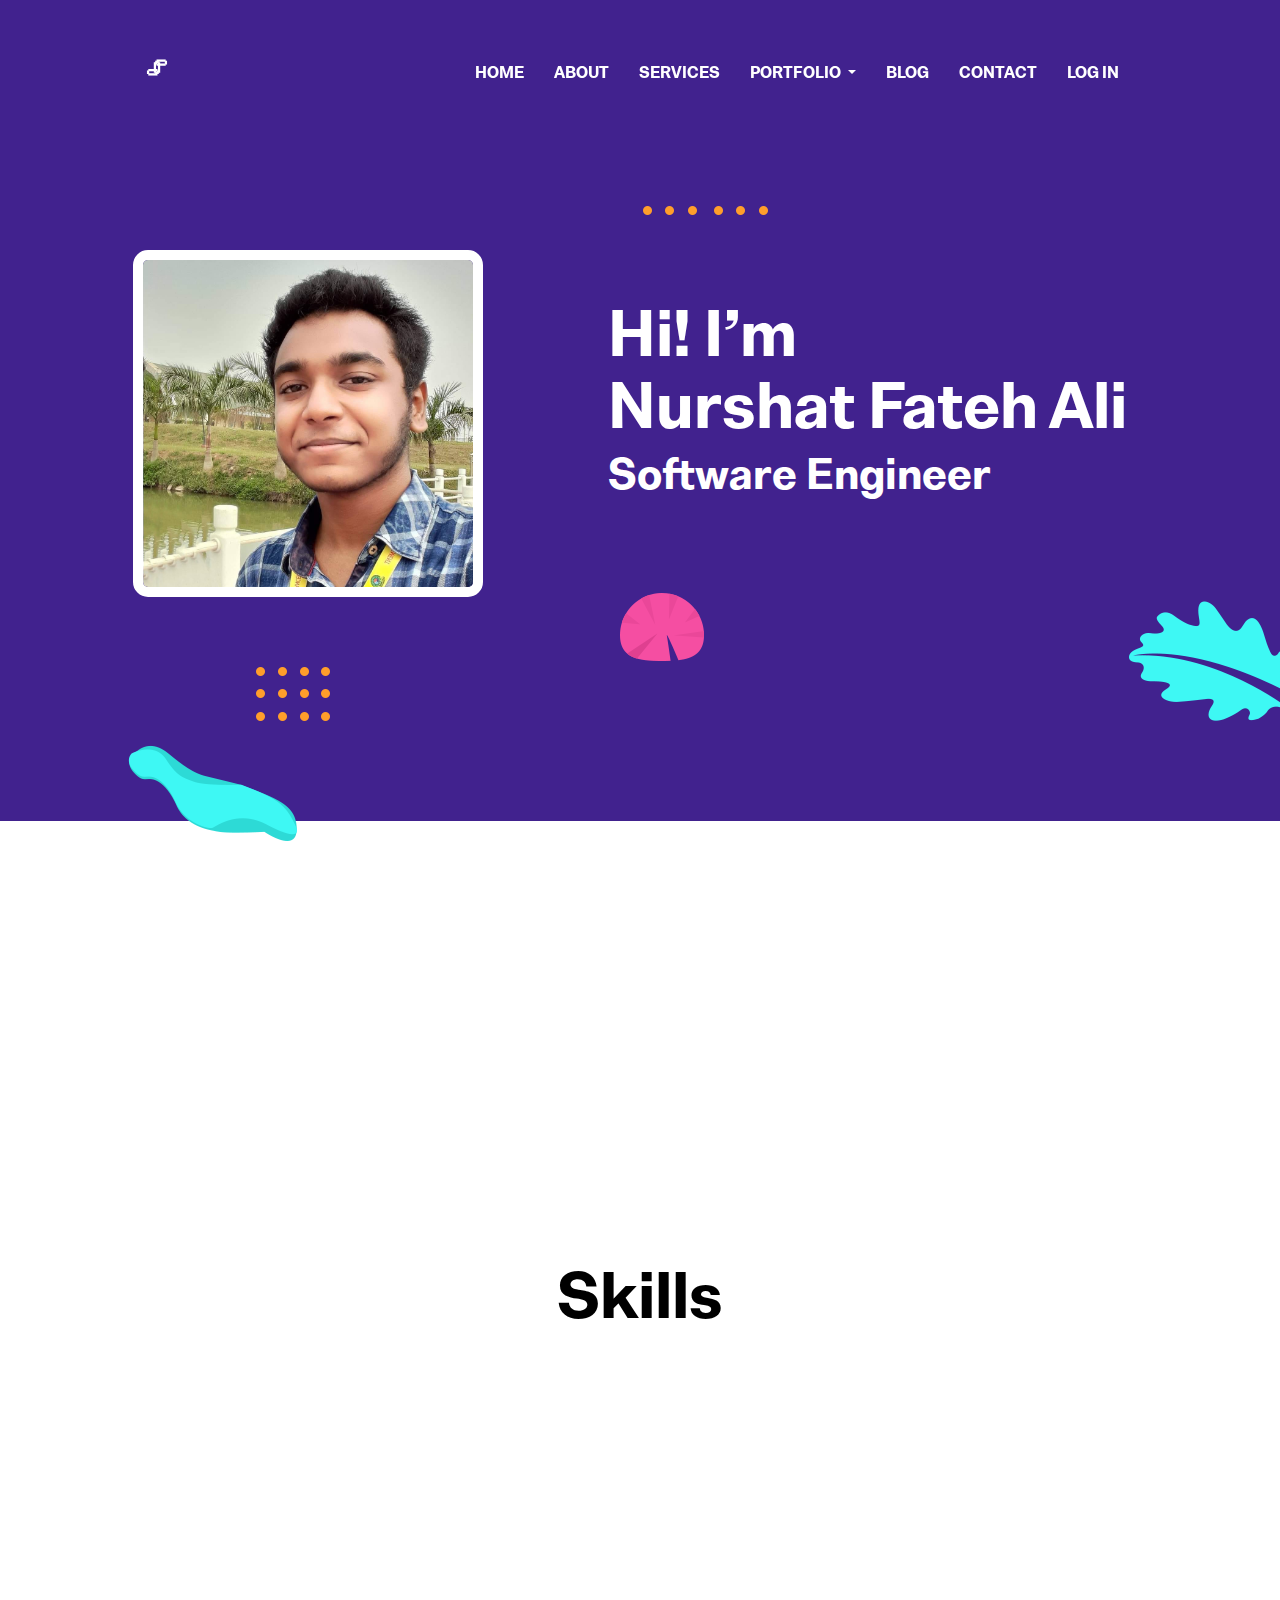
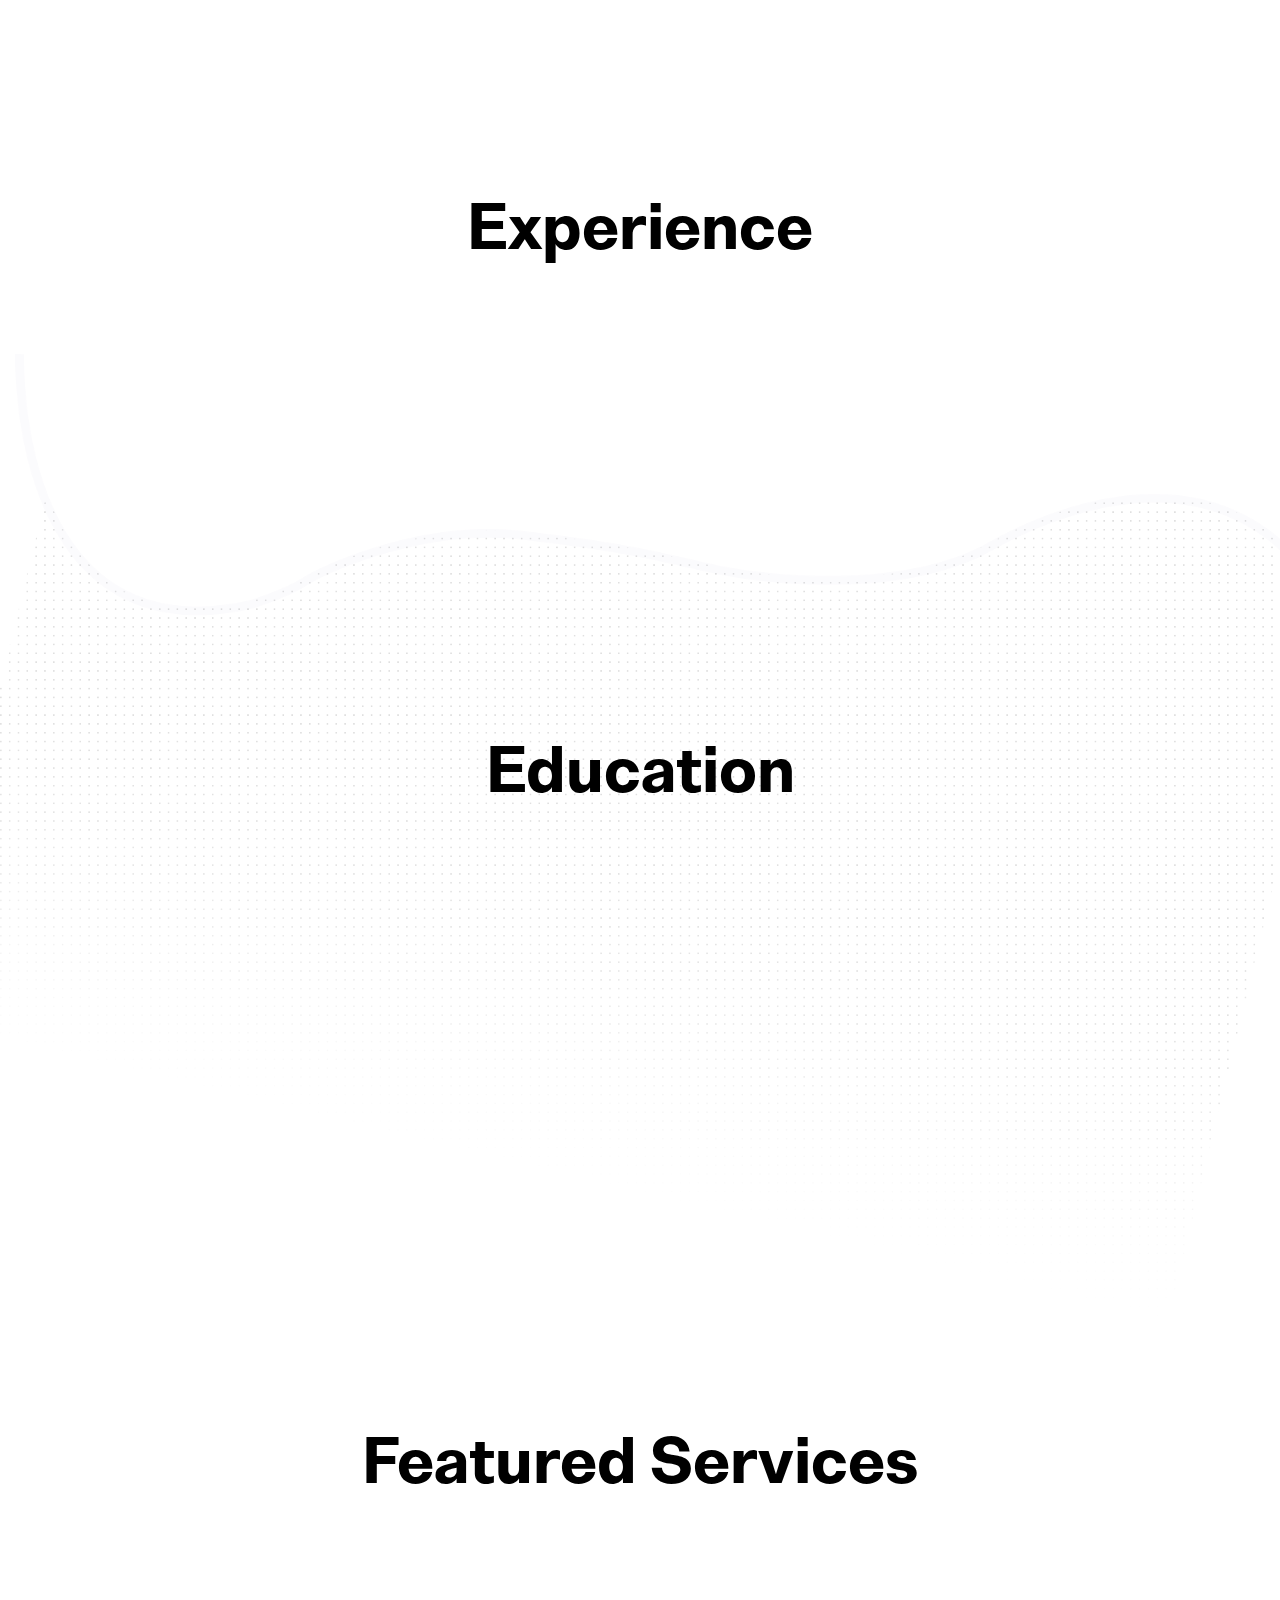
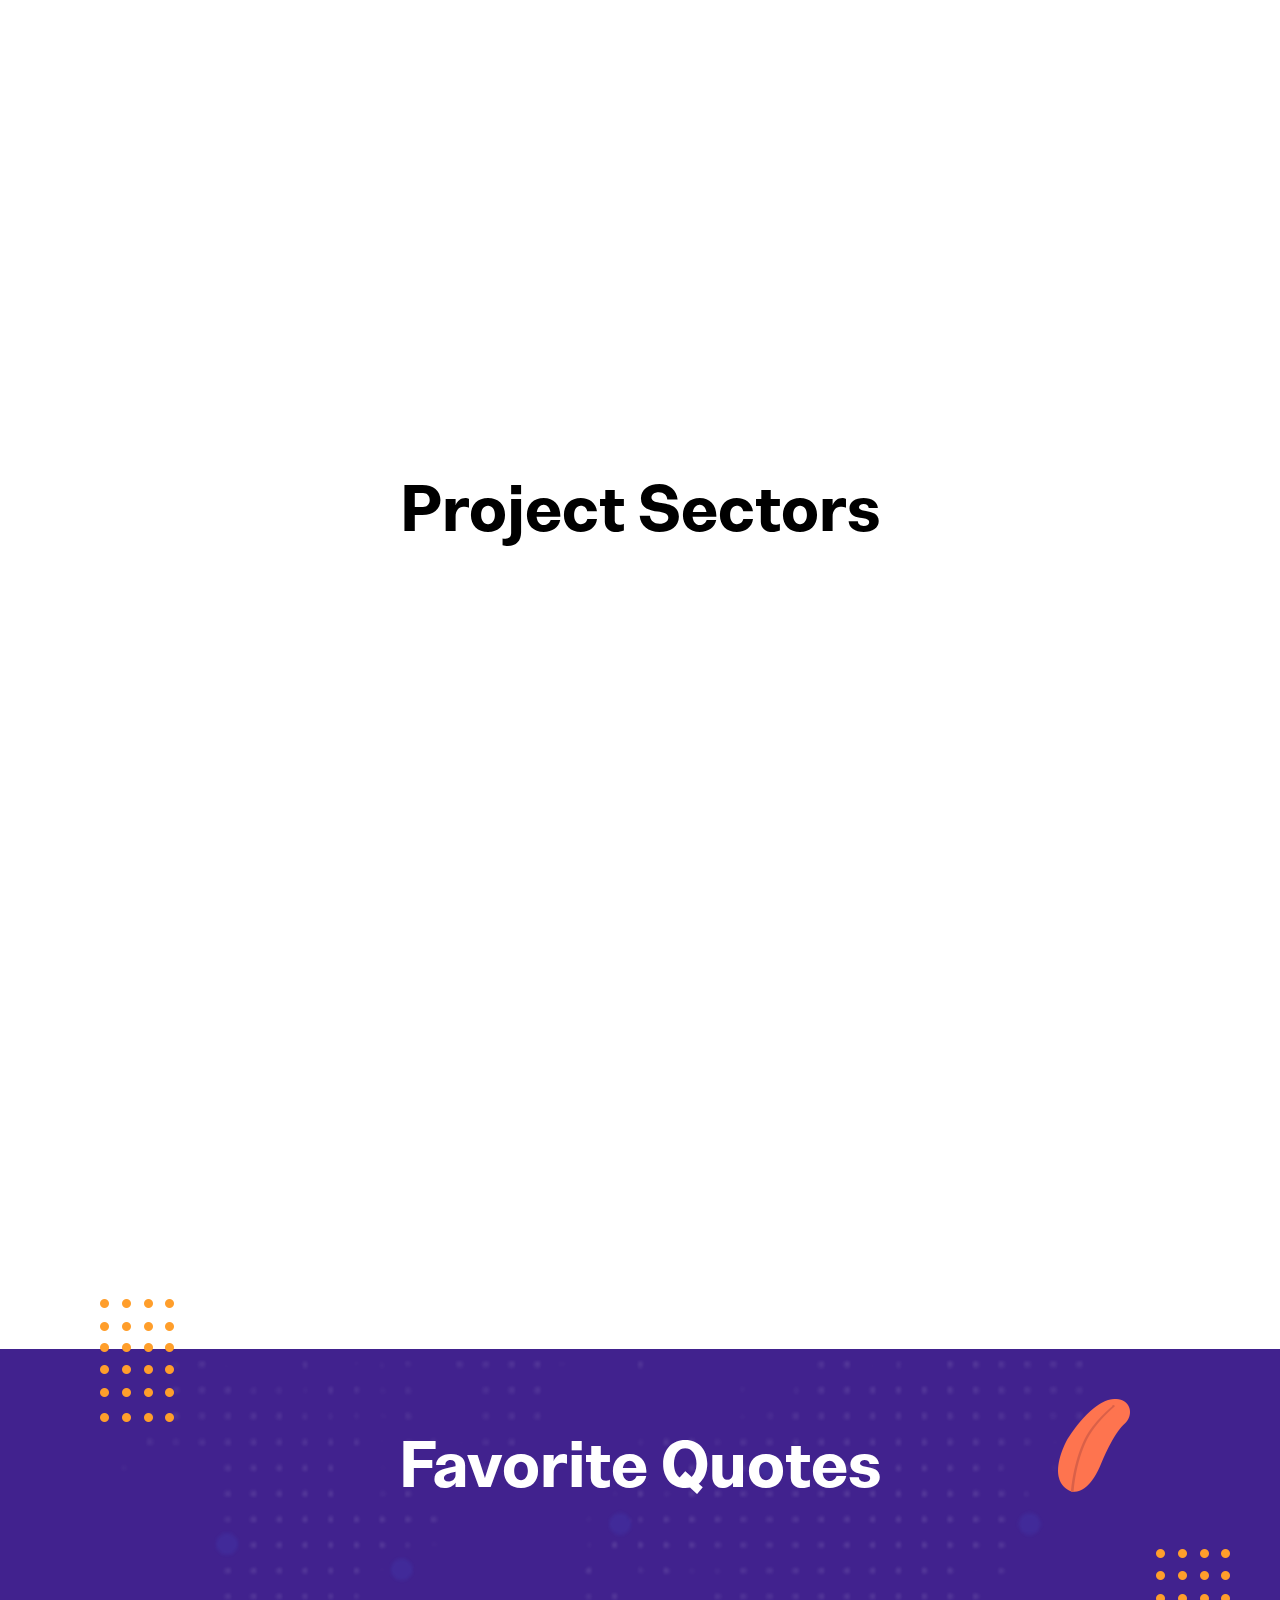
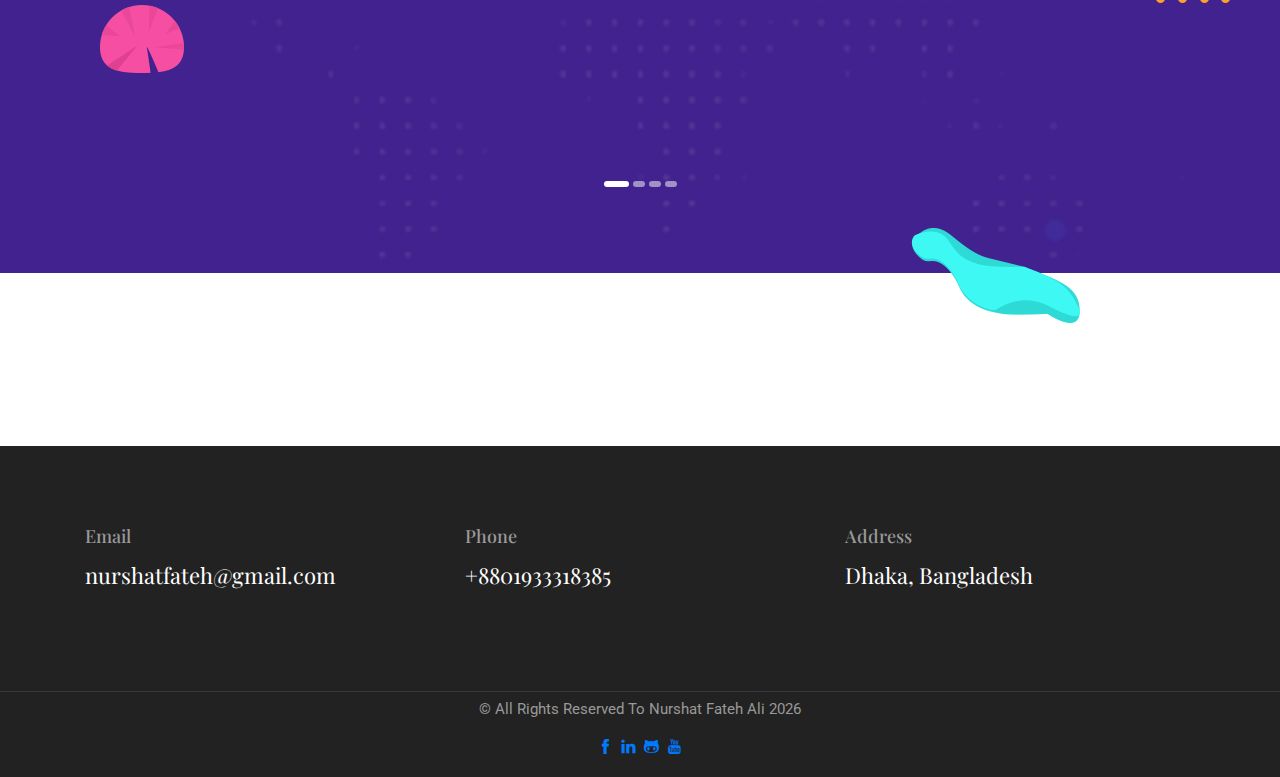
<file: index.html>
<!DOCTYPE html>
<html lang="zxx">

<head>
  <link rel="stylesheet" href="https://unpkg.com/aos@next/dist/aos.css" />
  <meta charset="utf-8">
  <title>Hello!</title>

  <!-- mobile responsive meta -->
  <meta name="viewport" content="width=device-width, initial-scale=1">
  <meta name="viewport" content="width=device-width, initial-scale=1, maximum-scale=1">
  <link rel="shortcut icon" type="images/jpg" href="images/about/author.jpg">
  <!-- ** Plugins Needed for the Project ** -->
  <!-- Bootstrap -->
  <link rel="stylesheet" href="plugins/bootstrap/bootstrap.min.css">
  <!-- slick slider -->
  <link rel="stylesheet" href="plugins/slick/slick.css">
  <!-- themefy-icon -->
  <link rel="stylesheet" href="plugins/themify-icons/themify-icons.css">

  <!-- Main Stylesheet -->
  <link href="css/style.css" rel="stylesheet">

  <!--Favicon-->
  <link rel="shortcut icon" href="images/favicon.ico" type="image/x-icon">
  <link rel="icon" href="images/favicon.ico" type="image/x-icon">

</head>

<body>

  <!-- nav -->
  <header class="navigation fixed-top">
    <nav class="navbar navbar-expand-lg navbar-dark">
      <a class="navbar-brand h4" href="index.html" style="font-weight: bolder; font-family: cursive;">🖇</a>
      <button class="navbar-toggler" type="button" data-toggle="collapse" data-target="#navigation"
        aria-controls="navigation" aria-expanded="false" aria-label="Toggle navigation">
        <span class="navbar-toggler-icon"></span>
      </button>

      <div class="collapse navbar-collapse text-center" id="navigation">
        <ul class="navbar-nav ml-auto">
          <li class="nav-item active">
            <a class="nav-link" href="index.html">Home</a>
          </li>
          <li class="nav-item">
            <a class="nav-link" href="about.html">about</a>
          </li>
          <li class="nav-item">
            <a class="nav-link" href="services.html">Services</a>
          </li>


          <li class="nav-item dropdown">
            <a class="nav-link dropdown-toggle" href="portfolio.html" id="navbarDropdown" role="button"
              data-toggle="dropdown" aria-expanded="false">
              Portfolio
            </a>
            <div class="dropdown-menu" aria-labelledby="navbarDropdown">
              <a class="dropdown-item" href="projects.html">Projects</a>
              <a class="dropdown-item" href="certificates.html">Certificates</a>
              <a class="dropdown-item" href="events.html">Workshops</a>
            </div>
          </li>
          <li class="nav-item">
            <a class="nav-link" href="blog.html">Blog</a>
          </li>
          <li class="nav-item">
            <a class="nav-link" href="contact.html">Contact</a>
          </li>
          <li class="nav-item">
            <a class="nav-link" href="login.html">Log In</a>
          </li>
        </ul>
      </div>
    </nav>
  </header>
  <!-- nav -->
  <!-- hero area -->
  <section class="hero-area bg-primary" id="parallax">
    <div class="container">
      <div class="row">

        <div class="col-md-4 mx-auto">
          <div class="shadow-down mb-4">
            <img src="images/about/author.jpg" alt="author"
              class="img-fluid w-100 rounded-lg border-thick border-white">

          </div>
        </div>

        <div class="col-lg-6 mx-auto mt-5">
          <h2 class="text-white font-tertiary">Hi! I’m <br> Nurshat Fateh Ali </h2>
          <h3 class="text-white font-tertiary">Software Engineer </h3>
        </div>



      </div>


    </div>

    <div class="layer" id="l2">
      <img src="images/illustrations/dots-cyan.png" alt="bg-shape">
    </div>

    <div class="layer" id="l4">
      <img src="images/illustrations/dots-orange.png" alt="bg-shape">
    </div>

    <div class="layer" id="l6">
      <img src="images/illustrations/leaf-cyan.png" alt="bg-shape">
    </div>
    <div class="layer" id="l7">
      <img src="images/illustrations/dots-group-orange.png" alt="bg-shape">
    </div>
    <div class="layer" id="l8">
      <img src="images/illustrations/leaf-pink-round.png" alt="bg-shape">
    </div>
    <div class="layer" id="l9">
      <img src="images/illustrations/leaf-cyan-2.png" alt="bg-shape">
    </div>
    <!-- social icon -->

    <!-- /social icon -->


    <!---
  <div class="layer" id="l2">
    <img src="images/illustrations/dots-cyan.png" alt="bg-shape">
  </div>
  <div class="layer" id="l3">
    <img src="images/illustrations/leaf-orange.png" alt="bg-shape">
  </div>
  <div class="layer" id="l4">
    <img src="images/illustrations/dots-orange.png" alt="bg-shape">
  </div>
  <div class="layer" id="l5">
    <img src="images/illustrations/leaf-yellow.png" alt="bg-shape">
  </div>
  <div class="layer" id="l6">
    
  </div>
  <div class="layer" id="l7">
    
  </div>
  <div class="layer" id="l8">
    <img src="images/illustrations/leaf-pink-round.png" alt="bg-shape">
  </div>
  <div class="layer" id="l9">
    <img src="images/illustrations/leaf-cyan-2.png" alt="bg-shape">
  </div>
  --->

  </section>
  <!-- /hero area -->

  <!-- about -->
  <section class="section">
    <div class="container">
      <div class="row">
        <div class="col-lg-10 mx-auto text-center" data-aos="flip-down">
          <p class="font-secondary paragraph-lg text-dark" style="font-weight: bold;">
            Microsoft Learn Student Ambassador<br>
            Student of Computer Science and Engineering<br>
            
            Team Leader, App and Web Development at MIST Innovation Club</p>
          <a href="about.html" class="btn btn-transparent">know more</a>
        </div>
      </div>
    </div>
  </section>
  <!-- /about -->

  <!-- skills -->
  <section class="section">
    <div class="container">
      <div class="row">
        <div class="col-lg-12 text-center">
          <h2 class="section-title">Skills</h2>
        </div>
        <div class="col-lg-3 col-sm-6 mb-4 mb-lg-0" data-aos="flip-down">
          <div class="card shadow text-center">
            <div class="position-relative rounded-top progress-wrapper" data-color="#fdb157">
              <div class="wave" data-progress="90%"></div>
            </div>
            <div class="card-footer bg-white">
              <h4 class="card-title">Web Development (90%)</h4>
            </div>
          </div>
        </div>
        <div class="col-lg-3 col-sm-6 mb-4 mb-lg-0" data-aos="flip-down">
          <div class="card shadow text-center">
            <div class="position-relative rounded-top progress-wrapper" data-color="#9473e6">
              <div class="wave" data-progress="80%"></div>
            </div>
            <div class="card-footer bg-white">
              <h4 class="card-title">App Development (80%)</h4>
            </div>
          </div>
        </div>
        <div class="col-lg-3 col-sm-6 mb-4 mb-lg-0" data-aos="flip-down">
          <div class="card shadow text-center">
            <div class="position-relative rounded-top progress-wrapper" data-color="#bdecf6">
              <div class="wave" data-progress="60%"></div>
            </div>
            <div class="card-footer bg-white">
              <h4 class="card-title">Machine Learning (60%)</h4>
            </div>
          </div>
        </div>
        <div class="col-lg-3 col-sm-6 mb-4 mb-lg-0" data-aos="flip-down">
          <div class="card shadow text-center">
            <div class="position-relative rounded-top progress-wrapper" data-color="#ffbcaa">
              <div class="wave" data-progress="90%"></div>
            </div>
            <div class="card-footer bg-white">
              <h4 class="card-title">Problem Solving (90%)</h4>
            </div>
          </div>
        </div>
      </div>
    </div>
  </section>
  <!-- /skills -->

  <!-- experience -->
  <section class="section">
    <div class="container">
      <div class="row justify-content-around">
        <div class="col-lg-12 text-center">
          <h2 class="section-title">Experience</h2>
        </div>
        <div class="col-lg-3 col-md-4 text-center" data-aos="zoom-out">
          <img src="images/experience/icon-1.png" alt="icon">
          <p class="mb-0">2010 - Present</p>
          <h4>Communication Lead</h4>
          <h6 class="text-light">Hatim Enterprise</h6>
        </div>
         <div class="col-lg-3 col-md-4 text-center" data-aos="zoom-out">
          <img src="images/experience/icon-3.png" alt="icon">
          <p class="mb-0">2022 - Present</p>
          <h4>Microsoft Learn Student Ambassador</h4>
          <h6 class="text-light">Microsoft Bangladesh</h6>
        </div>
        <div class="col-lg-3 col-md-4 text-center" data-aos="zoom-out">
          <img src="images/experience/icon-2.png" alt="icon">
          <p class="mb-0">2021 - Present</p>
          <h4>App & Wev Developer</h4>
          <h6 class="text-light">Mist Innovation Club</h6>
        </div>
      </div>
    </div>
  </section>
  <!-- ./experience -->

  <!-- education -->
  <section class="section position-relative">
    <div class="container">
      <div class="row">
        <div class="col-lg-12 text-center">
          <h2 class="section-title">Education</h2>
        </div>
        <div class="col-lg-6 col-md-6 mb-80" data-aos="zoom-in">
          <div class="d-flex">
            <div class="mr-lg-5 mr-3">
              <i class="ti-medall icon icon-light icon-bg bg-white shadow rounded-circle d-block"></i>
            </div>
            <div>
              <p class="text-dark mb-1">Ongoing</p>
              <h4>BSC in Computer Science and Engineering</h4>
              <p class="mb-0 text-light">Military Institute of Science and Technology (MIST)</p>
            </div>
          </div>
        </div>
        <div class="col-lg-6 col-md-6 mb-80" data-aos="zoom-in">
          <div class="d-flex">
            <div class="mr-lg-5 mr-3">
              <i class="ti-medall icon icon-light icon-bg bg-white shadow rounded-circle d-block"></i>
            </div>
            <div>
              <p class="text-dark mb-1">2019</p>
              <h4>Higher Secondary Certificate</h4>
              <p class="mb-0 text-light">Dhaka City College</p>
            </div>
          </div>
        </div>
        <div class="col-lg-6 col-md-6 mb-80" data-aos="zoom-in">
          <div class="d-flex">
            <div class="mr-lg-5 mr-3">
              <i class="ti-medall icon icon-light icon-bg bg-white shadow rounded-circle d-block"></i>
            </div>
            <div>
              <p class="text-dark mb-1">2017</p>
              <h4>Secondary School Certificate</h4>
              <p class="mb-0 text-light">St. Gregory's High School & College</p>
            </div>
          </div>
        </div>

      </div>
    </div>
    <!-- bg image -->
    <img class="img-fluid edu-bg-image w-100" src="images/backgrounds/education-bg.png" alt="bg-image">
  </section>
  <!-- /education -->

  <!-- services -->
  <section class="section">
    <div class="container">
      <div class="row">
        <div class="col-12 text-center">
          <h2 class="section-title">Featured Services</h2>
        </div>
        <div class="col-md-4 mb-4 mb-md-0" data-aos="flip-down">
          <div class="card hover-shadow shadow">
            <div class="card-body text-center px-4 py-5">
              <a href="services.html"><i class="ti-desktop icon mb-5 d-inline-block"></i></a>
              <a href="services.html">
                <h4 class="mb-4">Web Development</h4>
              </a>
              <a href="services.html">
                <p>I can develop fully responsive website using HTML, CSS, Bootstrap and JavaScript. I can also
                  develop wordpress sites
                </p>
              </a>
            </div>
          </div>
        </div>
        <div class="col-md-4 mb-4 mb-md-0" data-aos="flip-down">
          <div class="card active-bg-primary hover-shadow shadow"></a>
            <div class="card-body text-center px-4 py-5">
              <a href="services.html"><i class="ti-mobile icon mb-5 d-inline-block"></i></a>
              <a href="services.html">
                <h4 class="mb-4">App Development</h4>
              </a>
              <a href="services.html">
                <p>I can develop hybrid app with flutter which is fully compatible with both IOS and Android devices
                </p>
              </a>
            </div>
          </div>
        </div>
        <div class="col-md-4 mb-4 mb-md-0" data-aos="flip-down">
          <div class="card hover-shadow shadow">
            <div class="card-body text-center px-4 py-5">
              <a href="services.html"><i class="ti-email icon mb-5 d-inline-block"></i></a>
              <a href="services.html">
                <h4 class="mb-4">ChatBot</h4>
              </a>
              <a href="services.html">
                <p>I can develop chatbot for Facebook pages which can automatically give response to the visitors
                </p>
              </a>
            </div>
          </div>
        </div>
      </div>
    </div>
  </section>
  <!-- /services -->

  <!-- portfolio -->
  <section class="section">
    <div class="container">
      <div class="row">
        <div class="col-12 text-center">
          <h2 class="section-title">Project Sectors</h2>
        </div>
      </div>
      <div class="row shuffle-wrapper">

        <div class="col-lg-4 col-6 mb-4 shuffle-item">
          <div class="position-relative rounded hover-wrapper" data-aos="zoom-in">
            <img src="images/portfolio/2.jpg" alt="portfolio-image" class="img-fluid rounded w-100">
            <div class="hover-overlay">
              <div class="hover-content">
                <a class="btn btn-light btn-sm" href="projects.html">Websites</a>
              </div>
            </div>
          </div>
        </div>
        <div class="col-lg-4 col-6 mb-4 shuffle-item">
          <div class="position-relative rounded hover-wrapper" data-aos="zoom-in">
            <img src="images/portfolio/item-1.png" alt="portfolio-image" class="img-fluid rounded w-100">
            <div class="hover-overlay">
              <div class="hover-content">
                <a class="btn btn-light btn-sm" href="projects.html">Apps</a>
              </div>
            </div>
          </div>
        </div>
        <div class="col-lg-4 col-6 mb-4 shuffle-item">
          <div class="position-relative rounded hover-wrapper" data-aos="zoom-in">
            <img src="images/portfolio/item-3.png" alt="portfolio-image" class="img-fluid rounded w-100">
            <div class="hover-overlay">
              <div class="hover-content">
                <a class="btn btn-light btn-sm" href="projects.html">Machine Learning</a>
              </div>
            </div>
          </div>
        </div>
        <div class="col-lg-4 col-6 mb-4 shuffle-item">
          <div class="position-relative rounded hover-wrapper" data-aos="zoom-in">
            <img src="images/portfolio/item-4.png" alt="portfolio-image" class="img-fluid rounded w-100">
            <div class="hover-overlay">
              <div class="hover-content">
                <a class="btn btn-light btn-sm" href="projects.html">Games</a>
              </div>
            </div>
          </div>
        </div>
        <div class="col-lg-4 col-6 mb-4 shuffle-item">
          <div class="position-relative rounded hover-wrapper" data-aos="zoom-in">
            <img src="images/portfolio/item-5.png" alt="portfolio-image" class="img-fluid rounded w-100">
            <div class="hover-overlay">
              <div class="hover-content">
                <a class="btn btn-light btn-sm" href="projects.html">Chatbot</a>
              </div>
            </div>
          </div>
        </div>
        <div class="col-lg-4 col-6 mb-4 shuffle-item">
          <div class="position-relative rounded hover-wrapper" data-aos="zoom-in">
            <img src="images/portfolio/99.jpg" alt="portfolio-image" class="img-fluid rounded w-100">
            <div class="hover-overlay">
              <div class="hover-content">
                <a class="btn btn-light btn-sm" href="projects.html">Python</a>
              </div>
            </div>
          </div>
        </div>
      </div>
    </div>
  </section>
  <!-- /portfolio -->

  <!-- testimonial -->
  <section class="section bg-primary position-relative testimonial-bg-shapes">
    <div class="container">
      <div class="row">
        <div class="col-12 text-center">
          <h2 class="section-title text-white mb-5">Favorite Quotes</h2>
        </div>
        <div class="col-lg-10 mx-auto testimonial-slider">
          <!-- slider-item -->
          <div class="text-center testimonial-content" data-aos="zoom-out">
            <i class="ti-quote-right text-white icon mb-4 d-inline-block"></i>
            <p class="text-white mb-4">"Don't waste your time chasing butterflies.<br>Mend your garden, and the
              butterflies will come."</p>

            <h4 class="text-white">Mario Quintana</h4>
            <h6 class="text-light mb-4">Brazilian writer</h6>
          </div>
          <!-- slider-item -->
          <div class="text-center testimonial-content" data-aos="zoom-out">
            <i class="ti-quote-right text-white icon mb-4 d-inline-block"></i>
            <p class="text-white mb-4">“Evil is Evil. Lesser, greater, middling… Makes no difference.<br>The degree is
              arbitary. The definition’s blurred.<br>If I’m to choose between one evil and another… I’d rather not
              choose at all.”</p>

            <h4 class="text-white">Andrzej Sapkowski</h4>
            <h6 class="text-light mb-4">The Last Wish</h6>
          </div>
          <!-- slider-item -->
          <div class="text-center testimonial-content" data-aos="zoom-out">
            <i class="ti-quote-right text-white icon mb-4 d-inline-block"></i>
            <p class="text-white mb-4">“Real life is a funny thing, you know. In real life, saying the right thing at
              the right moment is beyond crucial. So crucial, in fact, that most of us start to hesitate, for fear of
              saying the wrong thing at the wrong time. But lately what I've begun to fear more than that is letting the
              moment pass without saying anything. I think most of us fear reaching the end of our life, and looking
              back, regretting the moments we didn't speak up...”</p>

            <h4 class="text-white">Taylor Swift</h4>
            <h6 class="text-light mb-4"></h6>
          </div>
          <!-- slider-item -->
          <div class="text-center testimonial-content" data-aos="zoom-out">
            <i class="ti-quote-right text-white icon mb-4 d-inline-block"></i>
            <p class="text-white mb-4">“The past can haunt a man. That's what they say.<br>That the past is just a
              series of moments. Each one perfect. Complete. A bead on the necklace of time.<br>The past doesn't haunt
              us. Wouldn't even recognize us.<br>If there are ghosts to be found, it's us who haunt the past. We haunt
              it, so we can look again.”</p>

            <h4 class="text-white">Hugh Jackman</h4>
            <h6 class="text-light mb-4">Reminiscence</h6>
          </div>
        </div>
      </div>
    </div>
    <!-- bg shapes -->
    <img src="images/backgrounds/map.png" alt="map" class="img-fluid bg-map">
    <img src="images/illustrations/dots-group-v.png" alt="bg-shape" class="img-fluid bg-shape-1">
    <img src="images/illustrations/leaf-orange.png" alt="bg-shape" class="img-fluid bg-shape-2">
    <img src="images/illustrations/dots-group-sm.png" alt="bg-shape" class="img-fluid bg-shape-3">
    <img src="images/illustrations/leaf-pink-round.png" alt="bg-shape" class="img-fluid bg-shape-4">
    <img src="images/illustrations/leaf-cyan.png" alt="bg-shape" class="img-fluid bg-shape-5">
  </section>
  <!-- /testimonial -->

  <!-- client logo slider -->
  <section class="section pb-0" data-aos="zoom-out">
    <div class="container">
      <div class="client-logo-slider d-flex align-items-center">
        <p class="ti-facebook icon mb-5 d-inline-block"></p>
        <p class="ti-pinterest icon mb-5 d-inline-block"></p>
        <p class="ti-yahoo icon mb-5 d-inline-block"></p>
        <p class="ti-google icon mb-5 d-inline-block"></p>
        <p class="ti-microsoft-alt icon mb-5 d-inline-block"></p>
        <p class="ti-twitter-alt icon mb-5 d-inline-block"></p>
        <p class="ti-apple icon mb-5 d-inline-block"></p>
      </div>
    </div>
  </section>
  <!-- /client logo slider -->





  <!-- footer -->
  <footer class="bg-dark footer-section">
    <div class="section">
      <div class="container">
        <div class="row">
          <div class="col-md-4">
            <h5 class="text-light">Email</h5>
            <p class="text-white paragraph-lg font-secondary">nurshatfateh@gmail.com</p>
          </div>
          <div class="col-md-4">
            <h5 class="text-light">Phone</h5>
            <p class="text-white paragraph-lg font-secondary">+8801933318385</p>
          </div>
          <div class="col-md-4">
            <h5 class="text-light">Address</h5>
            <p class="text-white paragraph-lg font-secondary">Dhaka, Bangladesh</p>
          </div>
        </div>
      </div>
    </div>
    <div class="border-top text-center border-dark py-1">
      <p class="mb-0 text-light">© All Rights Reserved To Nurshat Fateh Ali
        <script>
          var CurrentYear = new Date().getFullYear()
          document.write(CurrentYear)
        </script>
      </p>
      <p>
      <div class="footer_social">
        <a href="https://www.facebook.com/nurshat.fatehali.336/"><i class="ti-facebook"> </i></a>
        <a href="https://www.linkedin.com/in/nurshatfatehali/"><i class="ti-linkedin"> </i></a>
        <a href="https://github.com/nurshatfateh"><i class="ti-github"> </i></a>
        <a href="https://youtube.com/channel/UCIC0k-SwOIUJf73pF_hwOZw"><i class="ti-youtube"> </i></a>
      </div>

      </p>

    </div>
  </footer>
  <!-- /footer -->

  <!-- jQuery -->
  <script src="plugins/jQuery/jquery.min.js"></script>
  <!-- Bootstrap JS -->
  <script src="plugins/bootstrap/bootstrap.min.js"></script>
  <!-- slick slider -->
  <script src="plugins/slick/slick.min.js"></script>
  <!-- filter -->
  <script src="plugins/shuffle/shuffle.min.js"></script>

  <!-- Main Script -->
  <script src="js/script.js"></script>
  <script src="https://unpkg.com/aos@next/dist/aos.js"></script>
  <script>
    AOS.init();
  </script>

</body>

</html>
</file>
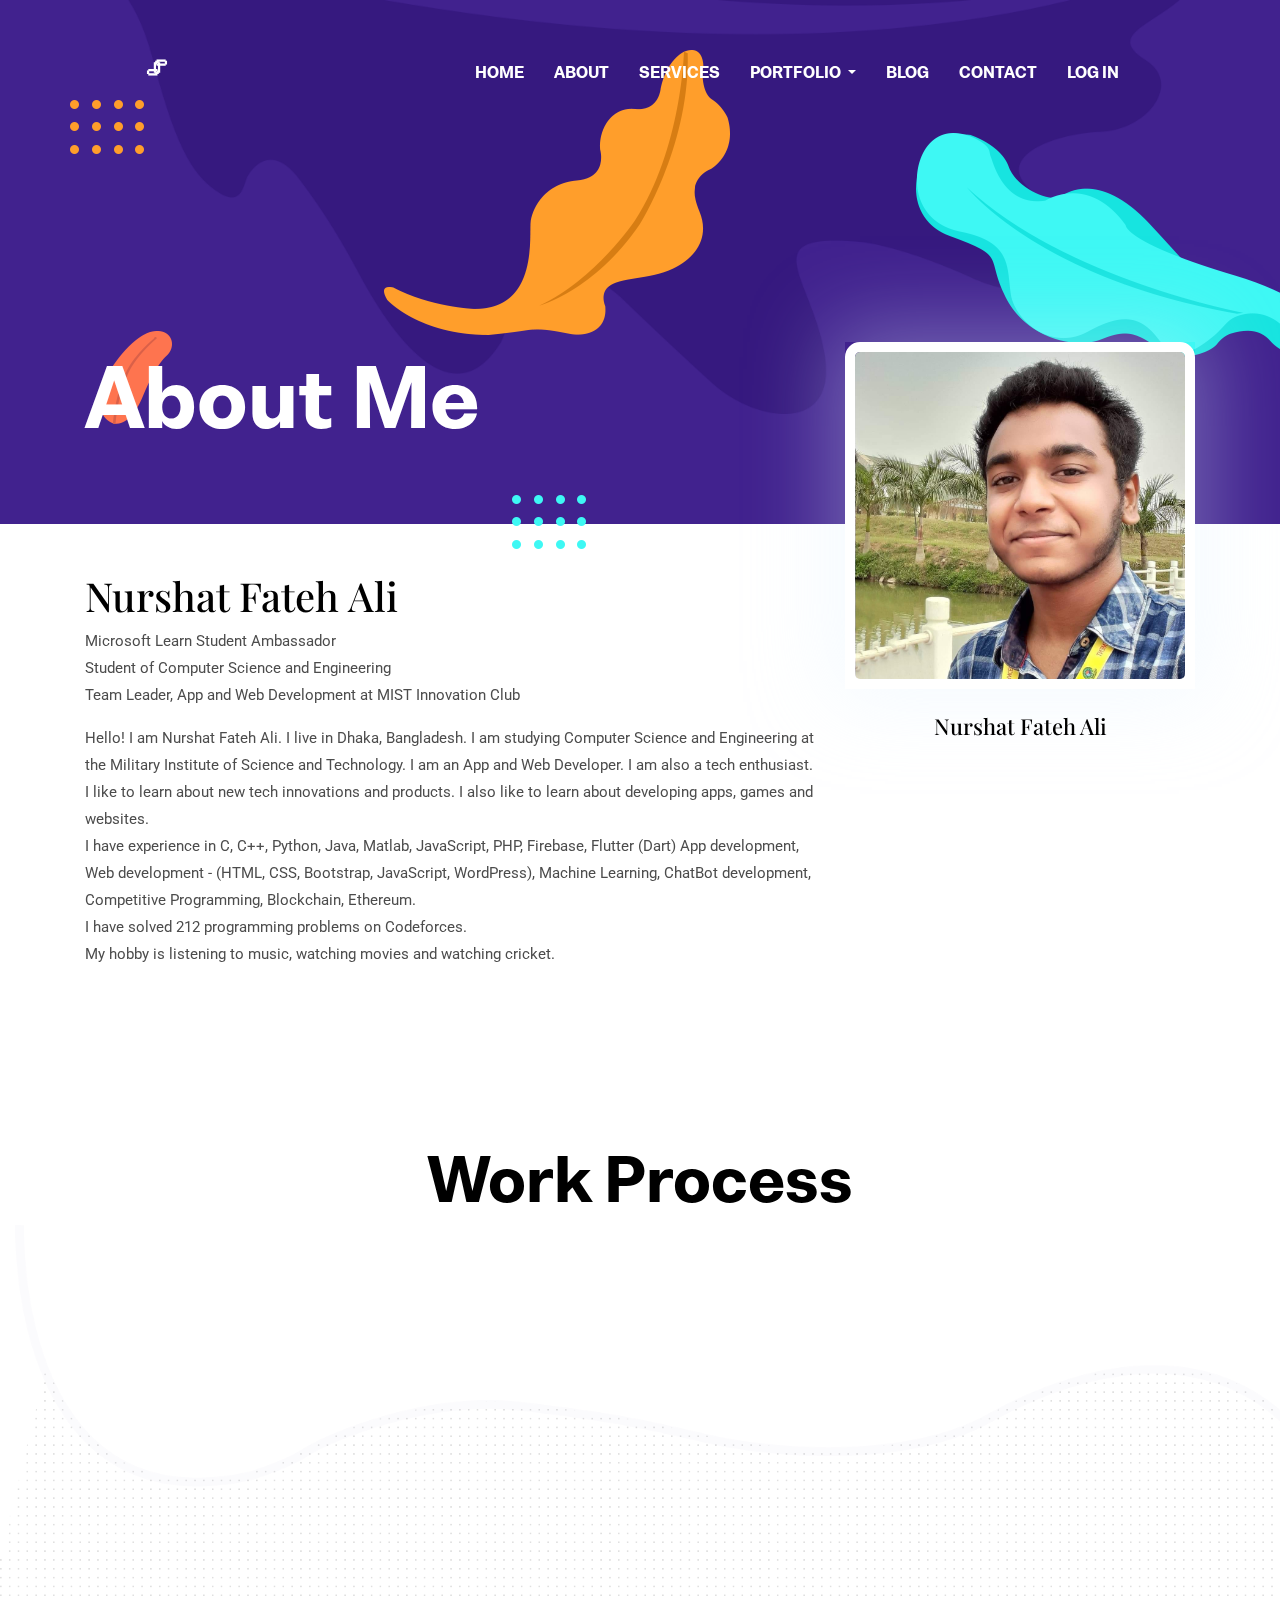
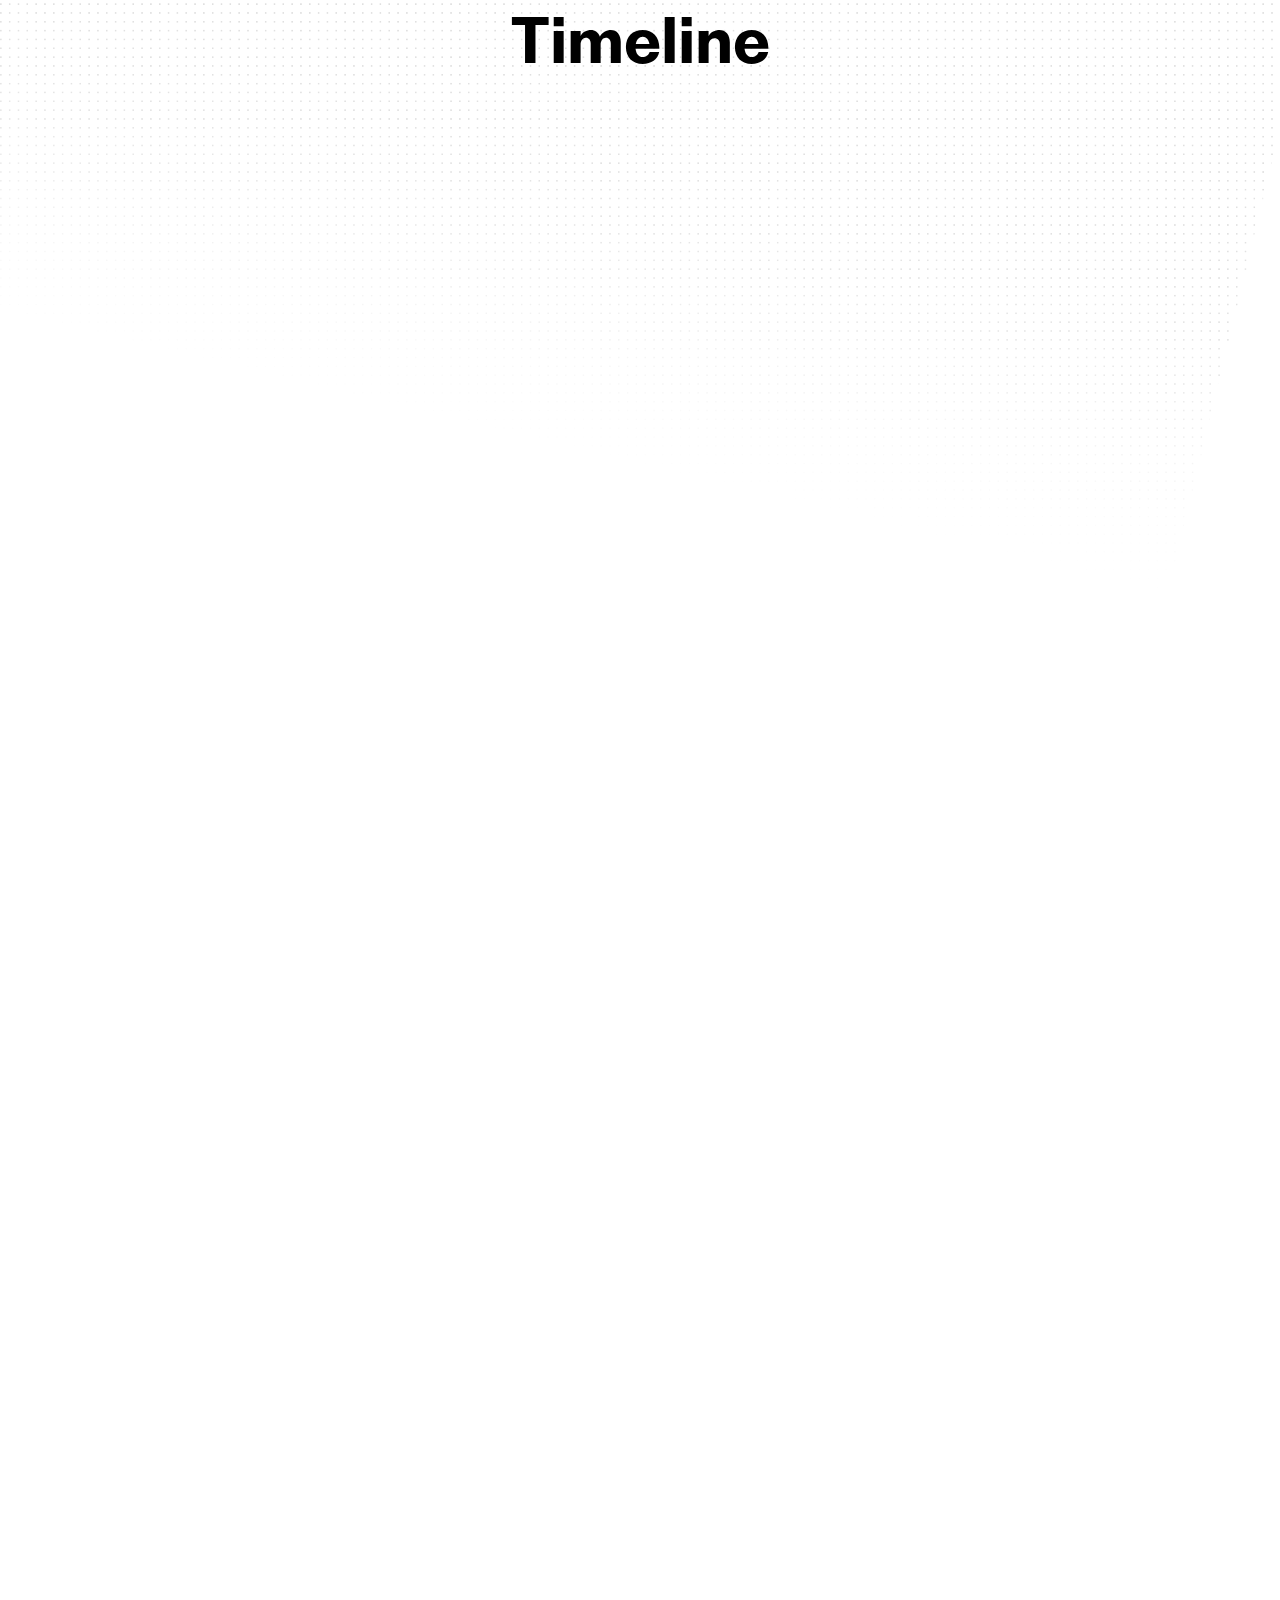
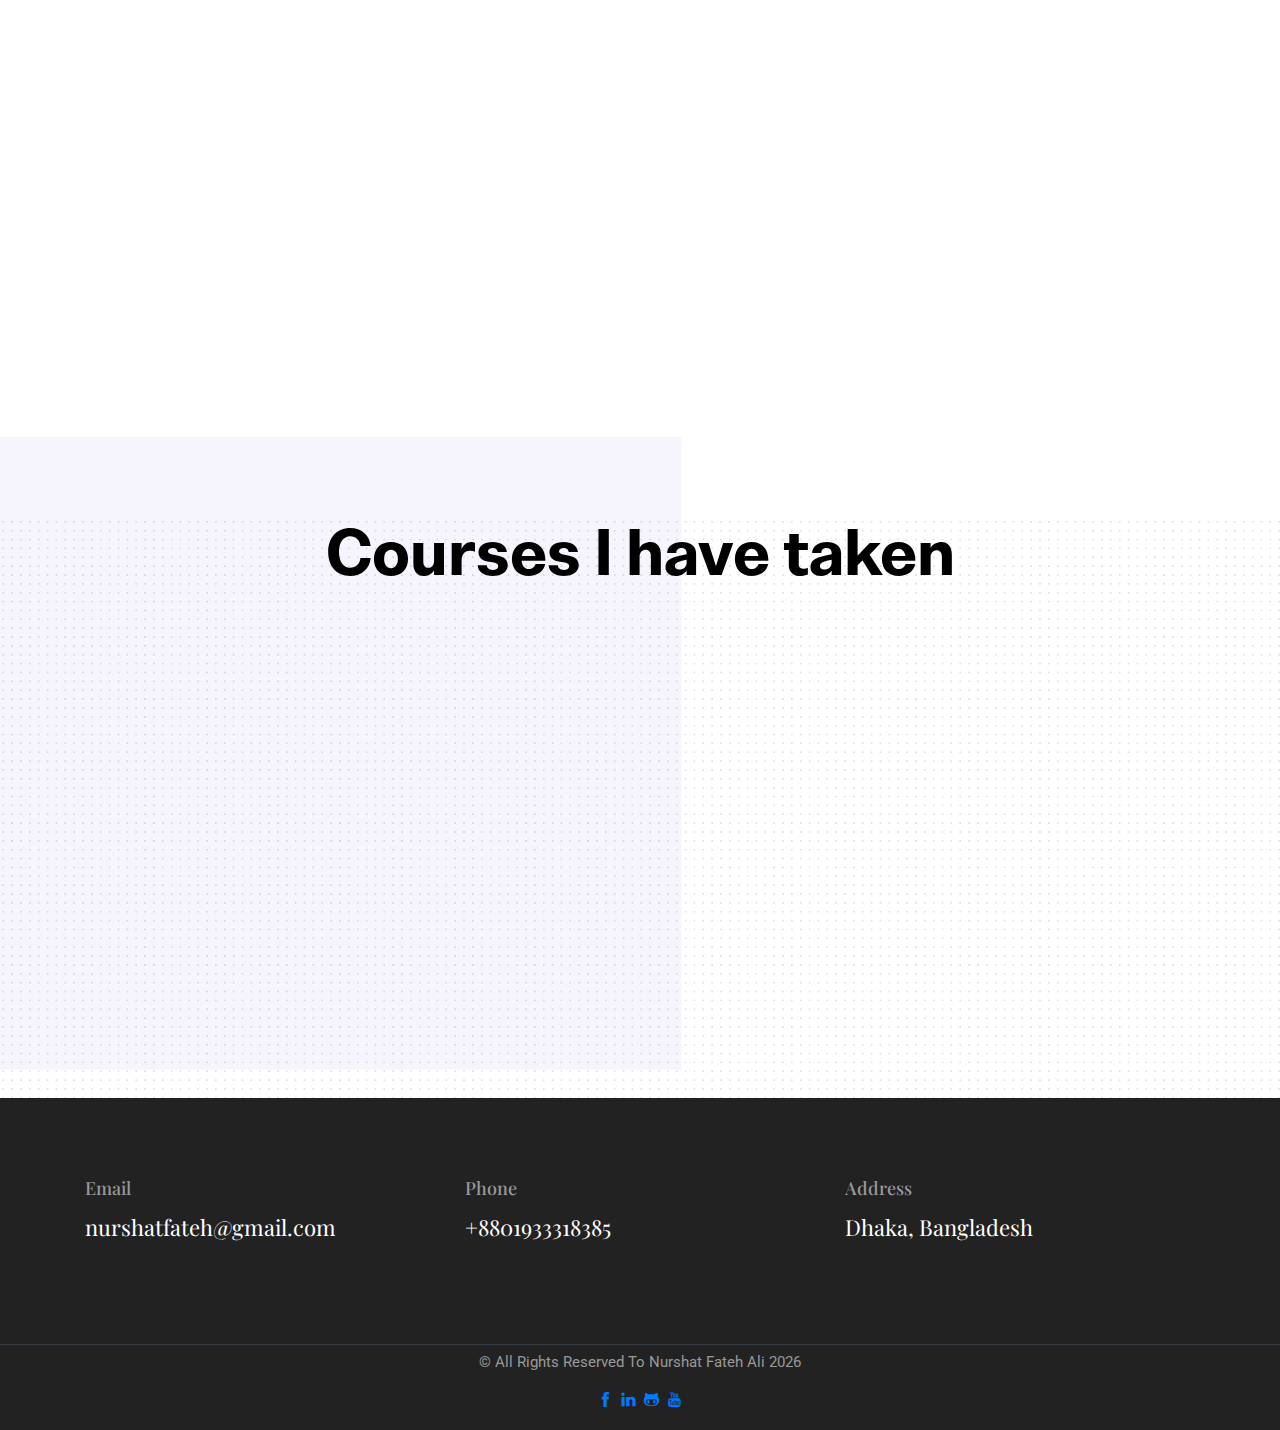
<file: about.html>
<!DOCTYPE html>
<html lang="zxx">

<head>
  <link rel="stylesheet" href="https://unpkg.com/aos@next/dist/aos.css" />
  <meta charset="utf-8">
  <title>About</title>

  <!-- mobile responsive meta -->
  <meta name="viewport" content="width=device-width, initial-scale=1">
  <meta name="viewport" content="width=device-width, initial-scale=1, maximum-scale=1">
  <link rel="shortcut icon" type="images/jpg" href="images/about/author.jpg">
  <!-- ** Plugins Needed for the Project ** -->
  <!-- Bootstrap -->
  <link rel="stylesheet" href="plugins/bootstrap/bootstrap.min.css">
  <!-- slick slider -->
  <link rel="stylesheet" href="plugins/slick/slick.css">
  <!-- themefy-icon -->
  <link rel="stylesheet" href="plugins/themify-icons/themify-icons.css">

  <!-- Main Stylesheet -->
  <link href="css/style.css" rel="stylesheet">

  <!--Favicon-->
  <link rel="shortcut icon" href="images/favicon.ico" type="image/x-icon">
  <link rel="icon" href="images/favicon.ico" type="image/x-icon">

</head>


<body>


  <!-- nav -->
  <header class="navigation fixed-top">
    <nav class="navbar navbar-expand-lg navbar-dark">
      <a class="navbar-brand h4" href="index.html" style="font-weight: bolder; font-family: cursive;">🖇</a>
      <button class="navbar-toggler" type="button" data-toggle="collapse" data-target="#navigation"
        aria-controls="navigation" aria-expanded="false" aria-label="Toggle navigation">
        <span class="navbar-toggler-icon"></span>
      </button>

      <div class="collapse navbar-collapse text-center" id="navigation">
        <ul class="navbar-nav ml-auto">
          <li class="nav-item active">
            <a class="nav-link" href="index.html">Home</a>
          </li>
          <li class="nav-item">
            <a class="nav-link" href="about.html">about</a>
          </li>
          <li class="nav-item">
            <a class="nav-link" href="services.html">Services</a>
          </li>

          <li class="nav-item dropdown">
            <a class="nav-link dropdown-toggle" href="portfolio.html" id="navbarDropdown" role="button"
              data-toggle="dropdown" aria-expanded="false">
              Portfolio
            </a>
            <div class="dropdown-menu" aria-labelledby="navbarDropdown">
              <a class="dropdown-item" href="projects.html">Projects</a>
              <a class="dropdown-item" href="certificates.html">Certificates</a>
              <a class="dropdown-item" href="events.html">Workshops</a>
            </div>
          </li>
          <li class="nav-item">
            <a class="nav-link" href="blog.html">Blog</a>
          </li>
          <li class="nav-item">
            <a class="nav-link" href="contact.html">Contact</a>
          </li>
          <li class="nav-item">
            <a class="nav-link" href="login.html">Log In</a>
          </li>
        </ul>
      </div>
    </nav>
  </header>
  <!-- nav -->
  <!-- page title -->
  <section class="page-title-alt bg-primary position-relative">
    <div class="container">
      <div class="row">
        <div class="col-12">
          <h1 class="text-white font-tertiary">About Me</h1>
        </div>
      </div>
    </div>
    <!-- background shapes -->
    <img src="images/illustrations/leaf-bg-top.png" alt="illustrations" class="bg-shape-1 w-100">
    <img src="images/illustrations/dots-group-sm.png" alt="illustrations" class="bg-shape-2">
    <img src="images/illustrations/leaf-yellow.png" alt="illustrations" class="bg-shape-3">
    <img src="images/illustrations/leaf-orange.png" alt="illustrations" class="bg-shape-4">
    <img src="images/illustrations/dots-group-cyan.png" alt="illustrations" class="bg-shape-5">
    <img src="images/illustrations/leaf-cyan-lg.png" alt="illustrations" class="bg-shape-6">
  </section>
  <!-- /page title -->

  <!-- about -->
  <section class="section pt-5" data-aos="zoom-out">
    <div class="container">
      <div class="row">
        <div class="col-md-8">
          <h3>Nurshat Fateh Ali</h3>
          <p>
            Microsoft Learn Student Ambassador<br>
            Student of Computer Science and Engineering<br>
        
            Team Leader, App and Web Development at MIST Innovation Club</p>
          <p>Hello! I am Nurshat Fateh Ali. I live in Dhaka, Bangladesh. I am studying Computer Science and Engineering
            at the Military Institute of Science and Technology. I am an App and Web Developer. I am also a tech
            enthusiast. I like to learn about new tech innovations and products. I also like to learn about developing
            apps, games and websites.
            <br>I have experience in C, C++, Python, Java, Matlab, JavaScript, PHP, Firebase, Flutter (Dart) App
            development, Web development - (HTML, CSS, Bootstrap, JavaScript, WordPress), Machine Learning, ChatBot
            development, Competitive Programming, Blockchain, Ethereum.
            <br>I have solved 212 programming problems on Codeforces.
            <br>My hobby is listening to music, watching movies and watching cricket.
          </p>
        </div>
        <div class="col-md-4 text-center drag-lg-top">
          <div class="shadow-down mb-4">
            <img src="images/about/author.jpg" alt="author"
              class="img-fluid w-100 rounded-lg border-thick border-white">
          </div>
          <h4>Nurshat Fateh Ali</h4>
        </div>
      </div>
    </div>
  </section>
  <!-- /about -->

  <!-- Work Process -->
  <section class="section">
    <div class="container">
      <div class="row justify-content-around">
        <div class="col-lg-12 text-center">
          <h2 class="section-title">Work Process</h2>
        </div>
        <div class="col-lg-3 col-md-4 text-center hover-shadow pt-3" data-aos="flip-up">
          <div class="">
            <img src="images/icons/plan.png" class="mb-4" alt="icon">
            <h4 class="mb-4">Research and Plan</h4>

          </div>
        </div>
        <div class="col-lg-3 col-md-4 text-center hover-shadow pt-3" data-aos="flip-up">
          <img src="images/icons/design.png" class="mb-4" alt="icon">
          <h4 class="mb-4">Implement and Develop</h4>

        </div>
        <div class="col-lg-3 col-md-4 text-center hover-shadow pt-3" data-aos="flip-up">
          <img src="images/icons/print.png" class="mb-4" alt="icon">
          <h4 class="mb-4">Deliver</h4>

        </div>
      </div>
    </div>
  </section>
  <!-- ./Work Process -->

  <!-- education -->
  <section class="section position-relative">
    <div class="container">
      <div class="row">
        <div class="col-lg-12 text-center">
          <h2 class="section-title">Timeline</h2>
        </div>
        <div class="col-lg-12 col-md-12 mb-80" data-aos="zoom-out">
          <div class="d-flex">
            <div class="mr-lg-5 mr-3">
              <i class="ti-angle-double-right icon icon-light icon-bg bg-white shadow rounded-circle d-block"></i>
            </div>
            <div>
              <p class="text-dark mb-1">2010</p>
              <h4>Joined as Communication Lead</h4>
              <p class="mb-0 text-light">At Hatim Enterprise </p>
            </div>
          </div>
        </div>
        <div class="col-lg-12 col-md-12 mb-80" data-aos="zoom-out">
          <div class="d-flex">
            <div class="mr-lg-5 mr-3">
              <i class="ti-angle-double-right icon icon-light icon-bg bg-white shadow rounded-circle d-block"></i>
            </div>
            <div>
              <p class="text-dark mb-1">2017</p>
              <h4>Passed Secondary School Certificate</h4>
              <p class="mb-0 text-light">From St. Gregory's High School & College</p>
            </div>
          </div>
        </div>
        <div class="col-lg-12 col-md-12 mb-80" data-aos="zoom-out">
          <div class="d-flex">
            <div class="mr-lg-5 mr-3">
              <i class="ti-angle-double-right icon icon-light icon-bg bg-white shadow rounded-circle d-block"></i>
            </div>
            <div>
              <p class="text-dark mb-1">2019</p>
              <h4>Passed Higher Secondary Certificate</h4>
              <p class="mb-0 text-light">From Dhaka City College</p>
            </div>
          </div>
        </div>
        <div class="col-lg-12 col-md-12 mb-80" data-aos="zoom-out">
          <div class="d-flex">
            <div class="mr-lg-5 mr-3">
              <i class="ti-angle-double-right icon icon-light icon-bg bg-white shadow rounded-circle d-block"></i>
            </div>
            <div>
              <p class="text-dark mb-1">2020</p>
              <h4>Started BSc in Computer Science and Engineering</h4>
              <p class="mb-0 text-light">At Military Institute of Science and Technology (MIST)</p>
            </div>
          </div>
        </div>
        <div class="col-lg-12 col-md-12 mb-80" data-aos="zoom-out">
          <div class="d-flex">
            <div class="mr-lg-5 mr-3">
              <i class="ti-angle-double-right icon icon-light icon-bg bg-white shadow rounded-circle d-block"></i>
            </div>
            <div>
              <p class="text-dark mb-1">2021</p>
              <h4>Joined as Associate Member of App & Web Development Team</h4>
              <p class="mb-0 text-light">At MIST Innovation Club (MIC)</p>
            </div>
          </div>
        </div>

        <div class="col-lg-12 col-md-12 mb-80" data-aos="zoom-out">
          <div class="d-flex">
            <div class="mr-lg-5 mr-3">
              <i class="ti-angle-double-right icon icon-light icon-bg bg-white shadow rounded-circle d-block"></i>
            </div>
            <div>
              <p class="text-dark mb-1">2021</p>
              <h4>Introduced Own Brand</h4>
              <p class="mb-0 text-light">Nurshat's Tech Space</p>
            </div>
          </div>
        </div>
        
        <div class="col-lg-12 col-md-12 mb-80" data-aos="zoom-out">
          <div class="d-flex">
            <div class="mr-lg-5 mr-3">
              <i class="ti-angle-double-right icon icon-light icon-bg bg-white shadow rounded-circle d-block"></i>
            </div>
            <div>
              <p class="text-dark mb-1">2022</p>
              <h4>Joined as Microsoft Learn Student Ambassador</h4>
              <p class="mb-0 text-light">Microsoft Bangladesh</p>
            </div>
          </div>
        </div>
        <div class="col-lg-12 col-md-12 mb-80" data-aos="zoom-out">
          <div class="d-flex">
            <div class="mr-lg-5 mr-3">
              <i class="ti-angle-double-right icon icon-light icon-bg bg-white shadow rounded-circle d-block"></i>
            </div>
            <div>
              <p class="text-dark mb-1">2022</p>
              <h4>Promoted to Alpha Microsoft Learn Student Ambassador</h4>
              <p class="mb-0 text-light">Microsoft Bangladesh</p>
            </div>
          </div>
        </div>
        <div class="col-lg-12 col-md-12 mb-80" data-aos="zoom-out">
          <div class="d-flex">
            <div class="mr-lg-5 mr-3">
              <i class="ti-angle-double-right icon icon-light icon-bg bg-white shadow rounded-circle d-block"></i>
            </div>
            <div>
              <p class="text-dark mb-1">2022</p>
              <h4>Promoted to Beta Microsoft Learn Student Ambassador</h4>
              <p class="mb-0 text-light">Microsoft Bangladesh</p>
            </div>
          </div>
        </div>
         <div class="col-lg-12 col-md-12 mb-80" data-aos="zoom-out">
          <div class="d-flex">
            <div class="mr-lg-5 mr-3">
              <i class="ti-angle-double-right icon icon-light icon-bg bg-white shadow rounded-circle d-block"></i>
            </div>
            <div>
              <p class="text-dark mb-1">2022</p>
              <h4>Promoted to Team Leader of App and Web Development Team</h4>
              <p class="mb-0 text-light">At MIST Innovation Club (MIC)</p>
            </div>
          </div>
        </div>




      </div>
    </div>
    <!-- bg image -->
    <img class="img-fluid edu-bg-image w-100" src="images/backgrounds/education-bg.png" alt="bg-image">
  </section>
  <!-- /education -->

  <!-- team -->
  <section class="section bg-cover" data-background="images/backgrounds/team-bg.png">
    <div class="container">
      <div class="row">
        <div class="col-12 text-center">
          <h2 class="section-title">Courses I have taken</h2>
        </div>

        <div class="col-md-4 col-sm-6 mb-4 mb-md-0" data-aos="fade-up">
          <div class="card text-center">
            <a href="certificates.html"><img src="images/team/member-2.png" class="card-img-top"></a>
            <div class="card-body">
              <h4 class="card-title">Python, Machine Learning and Data Science Courses</h4>
              <p class="text-light font-secondary">From: Datacamp, Educba, MIC</p>
            </div>
          </div>
        </div>
        <div class="col-md-4 col-sm-6 mb-4 mb-md-0" data-aos="fade-up">
          <div class="card text-center">
            <a href="certificates.html"><img src="images/team/member-1.png" class="card-img-top"></a>
            <div class="card-body">
              <h4 class="card-title">Web and App Development Courses</h4>
              <p class="text-light font-secondary">From: Udemy, MCC, Bohubrihi, Pirple</p>
            </div>
          </div>
        </div>
        <div class="col-md-4 col-sm-6 mb-4 mb-md-0" data-aos="fade-up">
          <div class="card text-center">
            <a href="certificates.html"><img src="images/team/member-3.png" class="card-img-top"></a>
            <div class="card-body">
              <h4 class="card-title">Chatbot Building <br>Course</h4>
              <p class="text-light font-secondary">From: MIC</p>
            </div>
          </div>
        </div>
      </div>
    </div>
  </section>
  <!-- /team -->


  <!-- footer -->
  <footer class="bg-dark footer-section">
    <div class="section">
      <div class="container">
        <div class="row">
          <div class="col-md-4">
            <h5 class="text-light">Email</h5>
            <p class="text-white paragraph-lg font-secondary">nurshatfateh@gmail.com</p>
          </div>
          <div class="col-md-4">
            <h5 class="text-light">Phone</h5>
            <p class="text-white paragraph-lg font-secondary">+8801933318385</p>
          </div>
          <div class="col-md-4">
            <h5 class="text-light">Address</h5>
            <p class="text-white paragraph-lg font-secondary">Dhaka, Bangladesh</p>
          </div>
        </div>
      </div>
    </div>
    <div class="border-top text-center border-dark py-1">
      <p class="mb-0 text-light">© All Rights Reserved To Nurshat Fateh Ali
        <script>
          var CurrentYear = new Date().getFullYear()
          document.write(CurrentYear)
        </script>
      </p>
      <p>
      <div class="footer_social">
        <a href="https://www.facebook.com/nurshat.fatehali.336/"><i class="ti-facebook"> </i></a>
        <a href="https://www.linkedin.com/in/nurshatfatehali/"><i class="ti-linkedin"> </i></a>
        <a href="https://github.com/nurshatfateh"><i class="ti-github"> </i></a>
        <a href="https://youtube.com/channel/UCIC0k-SwOIUJf73pF_hwOZw"><i class="ti-youtube"> </i></a>
      </div>
      </p>
    </div>
  </footer>
  <!-- /footer -->


  <!-- jQuery -->
  <script src="plugins/jQuery/jquery.min.js"></script>
  <!-- Bootstrap JS -->
  <script src="plugins/bootstrap/bootstrap.min.js"></script>
  <!-- slick slider -->
  <script src="plugins/slick/slick.min.js"></script>
  <!-- filter -->
  <script src="plugins/shuffle/shuffle.min.js"></script>

  <!-- Main Script -->
  <script src="js/script.js"></script>
  <script src="https://unpkg.com/aos@next/dist/aos.js"></script>
  <script>
    AOS.init();
  </script>
</body>

</html>
</file>
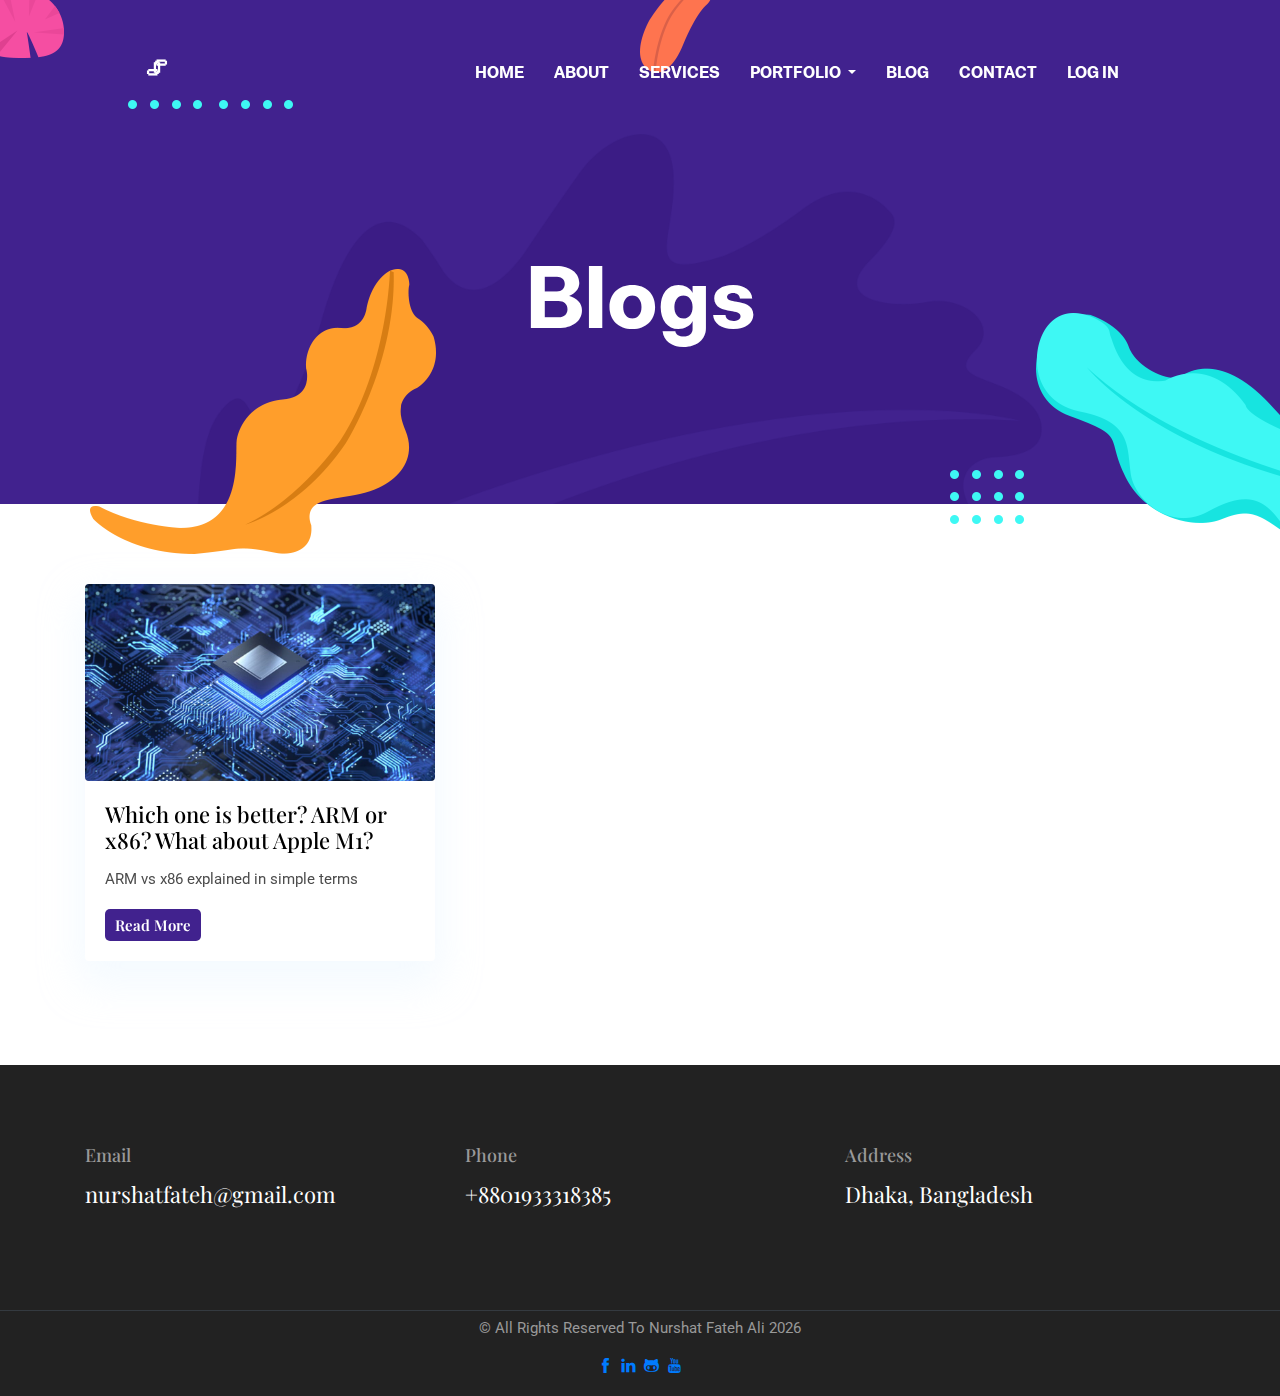
<file: blog.html>
<!DOCTYPE html>
<html lang="zxx">

<head>
  <link rel="stylesheet" href="https://unpkg.com/aos@next/dist/aos.css" />
  <meta charset="utf-8">
  <title>Blog</title>

  <!-- mobile responsive meta -->
  <meta name="viewport" content="width=device-width, initial-scale=1">
  <meta name="viewport" content="width=device-width, initial-scale=1, maximum-scale=1">
  <link rel="shortcut icon" type="images/jpg" href="images/about/author.jpg">
  <!-- ** Plugins Needed for the Project ** -->
  <!-- Bootstrap -->
  <link rel="stylesheet" href="plugins/bootstrap/bootstrap.min.css">
  <!-- slick slider -->
  <link rel="stylesheet" href="plugins/slick/slick.css">
  <!-- themefy-icon -->
  <link rel="stylesheet" href="plugins/themify-icons/themify-icons.css">

  <!-- Main Stylesheet -->
  <link href="css/style.css" rel="stylesheet">

  <!--Favicon-->
  <link rel="shortcut icon" href="images/favicon.ico" type="image/x-icon">
  <link rel="icon" href="images/favicon.ico" type="image/x-icon">

</head>

<body>


  <!-- nav -->
  <header class="navigation fixed-top">
    <nav class="navbar navbar-expand-lg navbar-dark">
      <a class="navbar-brand h4" href="index.html" style="font-weight: bolder; font-family: cursive;">🖇</a>
      <button class="navbar-toggler" type="button" data-toggle="collapse" data-target="#navigation"
        aria-controls="navigation" aria-expanded="false" aria-label="Toggle navigation">
        <span class="navbar-toggler-icon"></span>
      </button>

      <div class="collapse navbar-collapse text-center" id="navigation">
        <ul class="navbar-nav ml-auto">
          <li class="nav-item active">
            <a class="nav-link" href="index.html">Home</a>
          </li>
          <li class="nav-item">
            <a class="nav-link" href="about.html">about</a>
          </li>
          <li class="nav-item">
            <a class="nav-link" href="services.html">Services</a>
          </li>

          <li class="nav-item dropdown">
            <a class="nav-link dropdown-toggle" href="portfolio.html" id="navbarDropdown" role="button"
              data-toggle="dropdown" aria-expanded="false">
              Portfolio
            </a>
            <div class="dropdown-menu" aria-labelledby="navbarDropdown">
              <a class="dropdown-item" href="projects.html">Projects</a>
              <a class="dropdown-item" href="certificates.html">Certificates</a>
              <a class="dropdown-item" href="events.html">Workshops</a>
            </div>
          </li>
          <li class="nav-item">
            <a class="nav-link" href="blog.html">Blog</a>
          </li>
          <li class="nav-item">
            <a class="nav-link" href="contact.html">Contact</a>
          </li>
          <li class="nav-item">
            <a class="nav-link" href="login.html">Log In</a>
          </li>
        </ul>
      </div>
    </nav>
  </header>
  <!-- nav -->

  <!-- page title -->
  <section class="page-title bg-primary position-relative">
    <div class="container">
      <div class="row">
        <div class="col-12 text-center">
          <h1 class="text-white font-tertiary">Blogs</h1>
        </div>
      </div>
    </div>
    <!-- background shapes -->
    <img src="images/illustrations/page-title.png" alt="illustrations" class="bg-shape-1 w-100">
    <img src="images/illustrations/leaf-pink-round.png" alt="illustrations" class="bg-shape-2">
    <img src="images/illustrations/dots-cyan.png" alt="illustrations" class="bg-shape-3">
    <img src="images/illustrations/leaf-orange.png" alt="illustrations" class="bg-shape-4">
    <img src="images/illustrations/leaf-yellow.png" alt="illustrations" class="bg-shape-5">
    <img src="images/illustrations/dots-group-cyan.png" alt="illustrations" class="bg-shape-6">
    <img src="images/illustrations/leaf-cyan-lg.png" alt="illustrations" class="bg-shape-7">
  </section>
  <!-- /page title -->

  <!-- blog -->
  <section class="section">
    <div class="container">
      <div class="row">
        <div class="col-lg-4 col-sm-6 mb-4" data-aos="fade-up">
          <article class="card shadow">
            <img class="rounded card-img-top" src="images/bg.jpg" alt="post-thumb">
            <div class="card-body">
              <h4 class="card-title"><a class="text-dark" href="blog-single.html">Which one is better? ARM or x86? What
                  about Apple M1?</a>
              </h4>
              <p class="cars-text">ARM vs x86 explained in simple terms</p>
              <a href="blog-single.html" class="btn btn-xs btn-primary">Read More</a>
            </div>
          </article>
        </div>



      </div>
    </div>
  </section>
  <!-- /blog -->

  <!-- footer -->
  <footer class="bg-dark footer-section">
    <div class="section">
      <div class="container">
        <div class="row">
          <div class="col-md-4">
            <h5 class="text-light">Email</h5>
            <p class="text-white paragraph-lg font-secondary">nurshatfateh@gmail.com</p>
          </div>
          <div class="col-md-4">
            <h5 class="text-light">Phone</h5>
            <p class="text-white paragraph-lg font-secondary">+8801933318385</p>
          </div>
          <div class="col-md-4">
            <h5 class="text-light">Address</h5>
            <p class="text-white paragraph-lg font-secondary">Dhaka, Bangladesh</p>
          </div>
        </div>
      </div>
    </div>
    <div class="border-top text-center border-dark py-1">
      <p class="mb-0 text-light">© All Rights Reserved To Nurshat Fateh Ali
        <script>
          var CurrentYear = new Date().getFullYear()
          document.write(CurrentYear)
        </script>
      </p>
      <p>
      <div class="footer_social">
        <a href="https://www.facebook.com/nurshat.fatehali.336/"><i class="ti-facebook"> </i></a>
        <a href="https://www.linkedin.com/in/nurshatfatehali/"><i class="ti-linkedin"> </i></a>
        <a href="https://github.com/nurshatfateh"><i class="ti-github"> </i></a>
        <a href="https://youtube.com/channel/UCIC0k-SwOIUJf73pF_hwOZw"><i class="ti-youtube"> </i></a>
      </div>
      </p>
    </div>
  </footer>
  <!-- /footer -->

  <!-- jQuery -->
  <script src="plugins/jQuery/jquery.min.js"></script>
  <!-- Bootstrap JS -->
  <script src="plugins/bootstrap/bootstrap.min.js"></script>
  <!-- slick slider -->
  <script src="plugins/slick/slick.min.js"></script>
  <!-- filter -->
  <script src="plugins/shuffle/shuffle.min.js"></script>

  <!-- Main Script -->
  <script src="js/script.js"></script>
  <script src="https://unpkg.com/aos@next/dist/aos.js"></script>
  <script>
    AOS.init();
  </script>
</body>

</html>
</file>
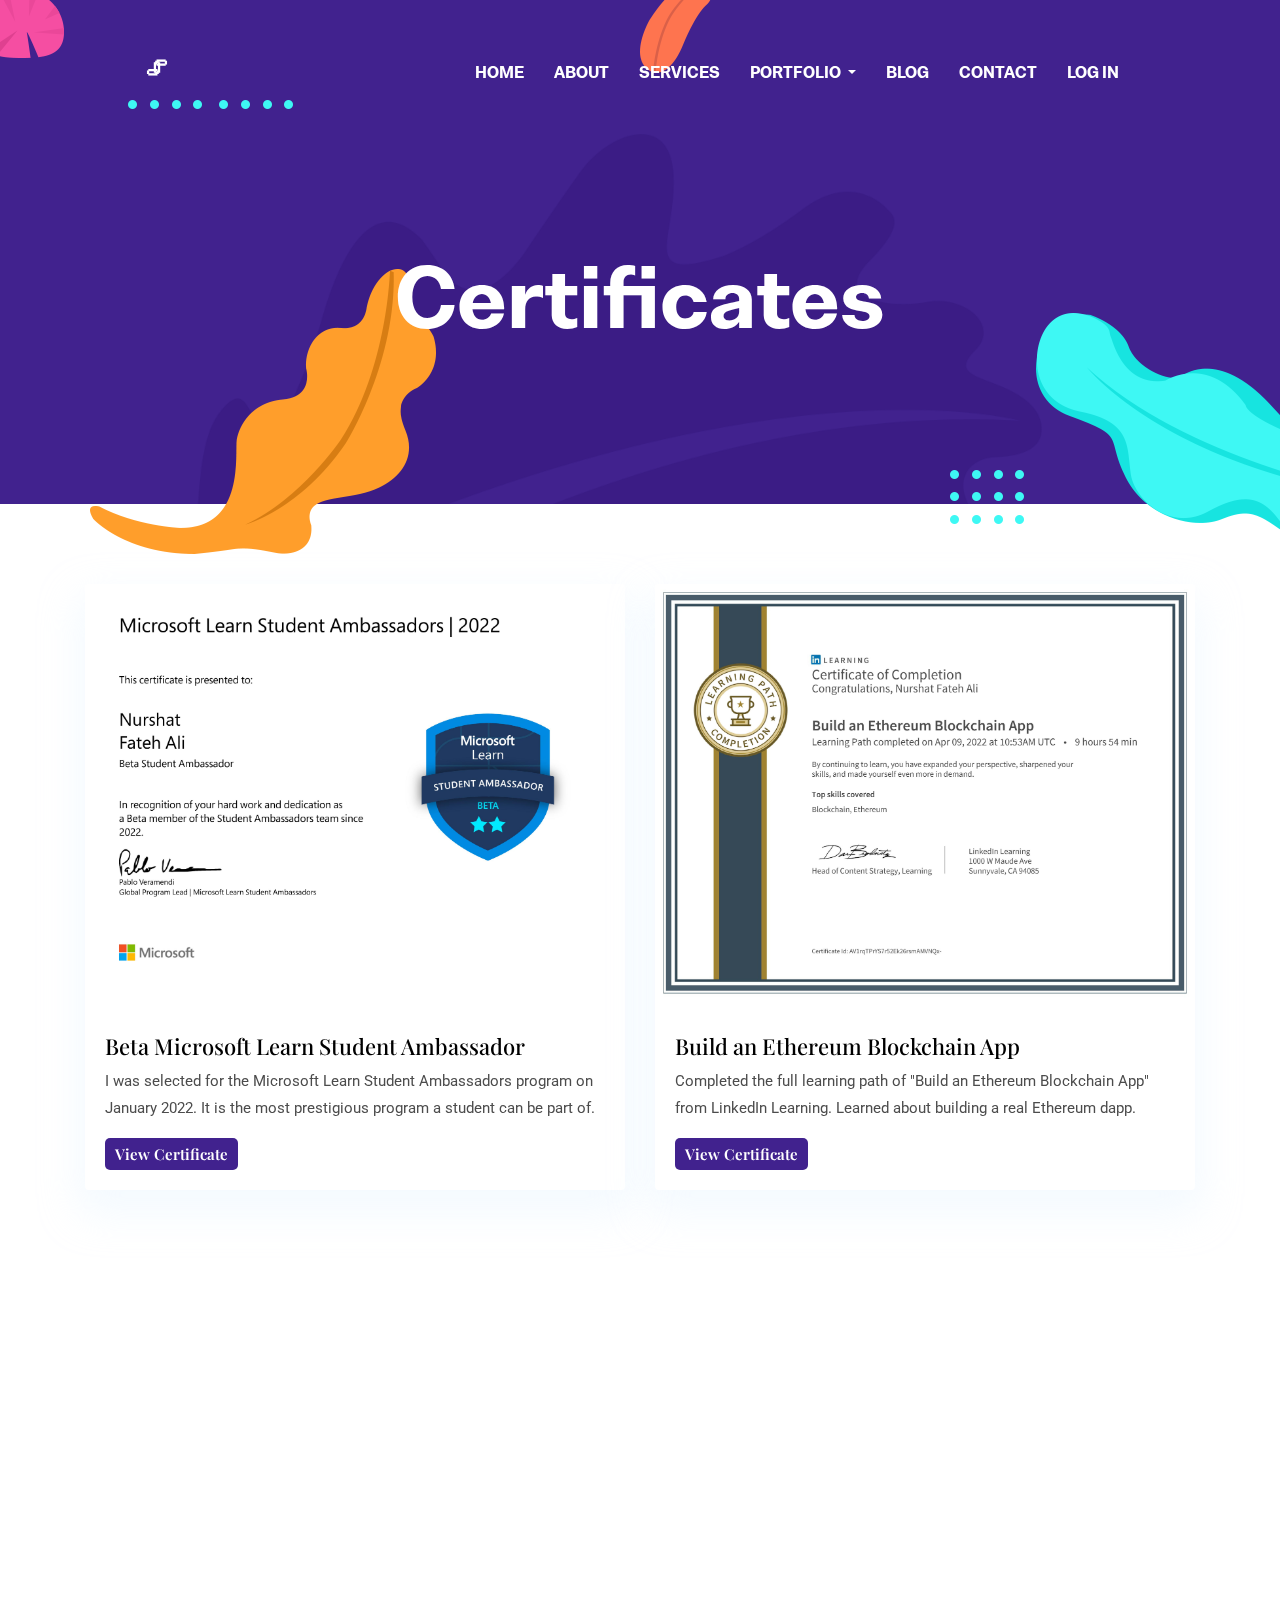
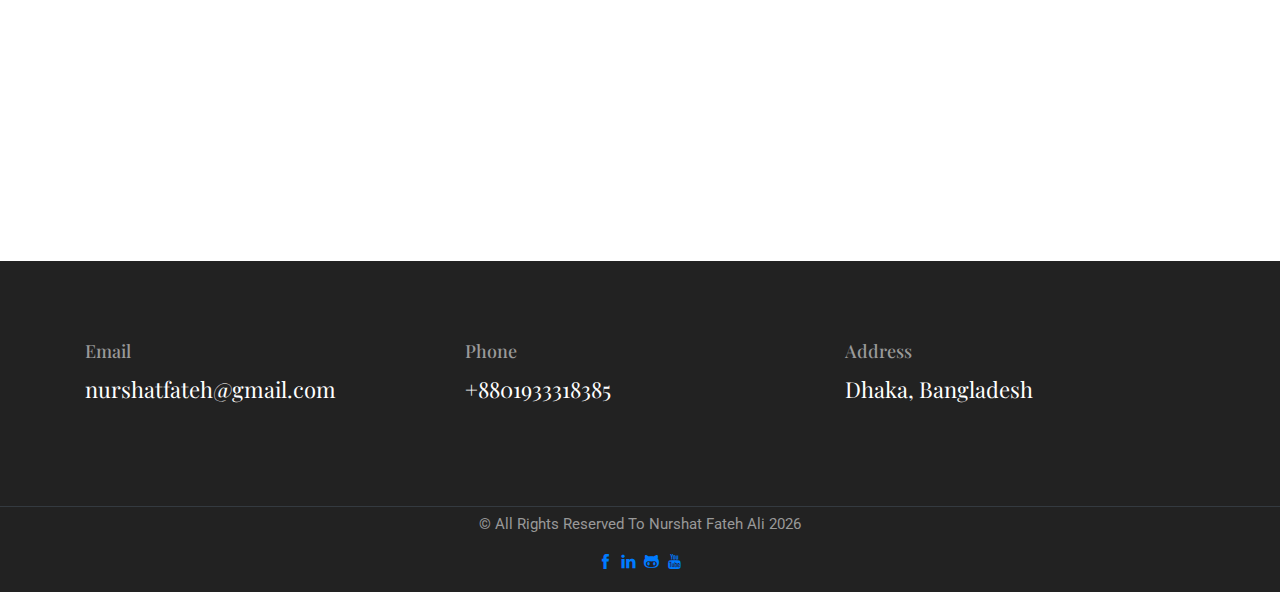
<file: certificates.html>
<!DOCTYPE html>
<html lang="zxx">

<head>
  <link rel="stylesheet" href="https://unpkg.com/aos@next/dist/aos.css" />
  <meta charset="utf-8">
  <title>Certificates</title>

  <!-- mobile responsive meta -->
  <meta name="viewport" content="width=device-width, initial-scale=1">
  <meta name="viewport" content="width=device-width, initial-scale=1, maximum-scale=1">
  <link rel="shortcut icon" type="images/jpg" href="images/about/author.jpg">
  <!-- ** Plugins Needed for the Project ** -->
  <!-- Bootstrap -->
  <link rel="stylesheet" href="plugins/bootstrap/bootstrap.min.css">
  <!-- slick slider -->
  <link rel="stylesheet" href="plugins/slick/slick.css">
  <!-- themefy-icon -->
  <link rel="stylesheet" href="plugins/themify-icons/themify-icons.css">

  <!-- Main Stylesheet -->
  <link href="css/style.css" rel="stylesheet">

  <!--Favicon-->
  <link rel="shortcut icon" href="images/favicon.ico" type="image/x-icon">
  <link rel="icon" href="images/favicon.ico" type="image/x-icon">

</head>

<body>


  <!-- nav -->
  <header class="navigation fixed-top">
    <nav class="navbar navbar-expand-lg navbar-dark">
      <a class="navbar-brand h4" href="index.html" style="font-weight: bolder; font-family: cursive;">🖇</a>
      <button class="navbar-toggler" type="button" data-toggle="collapse" data-target="#navigation"
        aria-controls="navigation" aria-expanded="false" aria-label="Toggle navigation">
        <span class="navbar-toggler-icon"></span>
      </button>

      <div class="collapse navbar-collapse text-center" id="navigation">
        <ul class="navbar-nav ml-auto">
          <li class="nav-item active">
            <a class="nav-link" href="index.html">Home</a>
          </li>
          <li class="nav-item">
            <a class="nav-link" href="about.html">about</a>
          </li>
          <li class="nav-item">
            <a class="nav-link" href="services.html">Services</a>
          </li>

          <li class="nav-item dropdown">
            <a class="nav-link dropdown-toggle" href="portfolio.html" id="navbarDropdown" role="button"
              data-toggle="dropdown" aria-expanded="false">
              Portfolio
            </a>
            <div class="dropdown-menu" aria-labelledby="navbarDropdown">
              <a class="dropdown-item" href="projects.html">Projects</a>
              <a class="dropdown-item" href="certificates.html">Certificates</a>
              <a class="dropdown-item" href="events.html">Workshops</a>
            </div>
          </li>
          <li class="nav-item">
            <a class="nav-link" href="blog.html">Blog</a>
          </li>
          <li class="nav-item">
            <a class="nav-link" href="contact.html">Contact</a>
          </li>
          <li class="nav-item">
            <a class="nav-link" href="login.html">Log In</a>
          </li>
        </ul>
      </div>
    </nav>
  </header>
  <!-- nav -->

  <!-- page title -->
  <section class="page-title bg-primary position-relative">
    <div class="container">
      <div class="row">
        <div class="col-12 text-center">
          <h1 class="text-white font-tertiary">Certificates</h1>
        </div>
      </div>
    </div>
    <!-- background shapes -->
    <img src="images/illustrations/page-title.png" alt="illustrations" class="bg-shape-1 w-100">
    <img src="images/illustrations/leaf-pink-round.png" alt="illustrations" class="bg-shape-2">
    <img src="images/illustrations/dots-cyan.png" alt="illustrations" class="bg-shape-3">
    <img src="images/illustrations/leaf-orange.png" alt="illustrations" class="bg-shape-4">
    <img src="images/illustrations/leaf-yellow.png" alt="illustrations" class="bg-shape-5">
    <img src="images/illustrations/dots-group-cyan.png" alt="illustrations" class="bg-shape-6">
    <img src="images/illustrations/leaf-cyan-lg.png" alt="illustrations" class="bg-shape-7">
  </section>
  <!-- /page title -->

  <!-- blog -->
  <section class="section">
    <div class="container">
      <div class="row">
        <div class="col-lg-6 col-sm-6 mb-4" data-aos="zoom-in">
          <article class="card shadow">
            <img class="rounded card-img-top" src="images/0001.jpg" alt="post-thumb">
            <div class="card-body">
              <h4 class="card-title">
                <h4 class="text-dark" href="blog-single.html">Beta Microsoft Learn Student Ambassador</h4>
              </h4>
              <p class="cars-text">I was selected for the Microsoft Learn Student Ambassadors program on January 2022. It is the most prestigious program a student can 
              be part of.</p>
              <a href="images/0001.jpg" class="btn btn-xs btn-primary">View Certificate</a>
            </div>
          </article>
        </div>
        <div class="col-lg-6 col-sm-6 mb-4" data-aos="zoom-in">
          <article class="card shadow">
            <img class="rounded card-img-top" src="images/aa.jpg" alt="post-thumb">
            <div class="card-body">
              <h4 class="card-title">
                <h4 class="text-dark" href="blog-single.html">Build an Ethereum Blockchain App</h4>
              </h4>
              <p class="cars-text">Completed the full learning path of "Build an Ethereum Blockchain App" from LinkedIn Learning. Learned about building a real Ethereum dapp.</p>
              <a href="images/aa.jpg" class="btn btn-xs btn-primary">View Certificate</a>
            </div>
          </article>
        </div>
        <div class="col-lg-6 col-sm-6 mb-4" data-aos="zoom-in">
          <article class="card shadow">
            <img class="rounded card-img-top" src="images/991.jpg" alt="post-thumb">
            <div class="card-body">
              <h4 class="card-title">
                <h4 class="text-dark" href="blog-single.html">Blockchain: Beyond the Basics</h4>
              </h4>
              <p class="cars-text">I learned about how the blockchain works, including the concepts of cryptography, mining, distribution, and smart contracts.</p>
              <a href="images/991.jpg" class="btn btn-xs btn-primary">View Certificate</a>
            </div>
          </article>
        </div>
        
                <div class="col-lg-6 col-sm-6 mb-4" data-aos="zoom-in">
          <article class="card shadow">
            <img class="rounded card-img-top" src="images/123.jpg" alt="post-thumb">
            <div class="card-body">
              <h4 class="card-title">
                <h4 class="text-dark" href="blog-single.html">NLP with Python for Machine Learning Essential Training</h4>
              </h4>
              <p class="cars-text">Learned about natural language processing (NLP) concepts, advanced data cleaning and vectorization techniques, and building machine learning classifiers. </p>
              <a href="images/123.jpg" class="btn btn-xs btn-primary">View Certificate</a>
            </div>
          </article>
        </div>
        
        
      
        
          <div class="col-lg-6 col-sm-6 mb-4" data-aos="zoom-in">
          <article class="card shadow">
            <img class="rounded card-img-top" src="images/62.jpg" alt="post-thumb">
            <div class="card-body">
              <h4 class="card-title">
                <h4 class="text-dark" href="blog-single.html">Introduction to Natural Language Processing in Python</h4>
              </h4>
              <p class="cars-text">Learned natural language processing (NLP) basics, such as how to identify and separate words, how to extract topics in a text, and how to build own fake news classifier. Also learned how to use basic libraries such as NLTK, alongside libraries which utilize deep learning to solve common NLP problems.</p>
              <a href="images/62.jpg" class="btn btn-xs btn-primary">View Certificate</a>
            </div>
          </article>
        </div>
          <div class="col-lg-6 col-sm-6 mb-4" data-aos="zoom-in">
          <article class="card shadow">
            <img class="rounded card-img-top" src="images/61.jpg" alt="post-thumb">
            <div class="card-body">
              <h4 class="card-title">
                <h4 class="text-dark" href="blog-single.html">Introduction to Python</h4>
              </h4>
              <p class="cars-text">Learned Python specifically for data science. Also learned about powerful ways to store and manipulate data, and helpful data science tools to begin conducting own analyses</p>
              <a href="images/61.jpg" class="btn btn-xs btn-primary">View Certificate</a>
            </div>
          </article>
        </div>
        
          <div class="col-lg-6 col-sm-6 mb-4" data-aos="zoom-in">
          <article class="card shadow">
            <img class="rounded card-img-top" src="images/personal/0.jpg" alt="post-thumb">
            <div class="card-body">
              <h4 class="card-title">
                <h4 class="text-dark" href="blog-single.html">Flutter and Dart</h4>
              </h4>
              <p class="cars-text">I learned Dart language and Flutter framework. I learned how to code cross platform
                apps. I also built some demo android apps.</p>
              <a href="images/personal/0.jpg" class="btn btn-xs btn-primary">View Certificate</a>
            </div>
          </article>
        </div>
        
        
        
        
        
        
        
        
        
        
        
        <div class="col-lg-6 col-sm-6 mb-4" data-aos="zoom-in">
          <article class="card shadow">
            <img class="rounded card-img-top" src="images/personal/2.jpg" alt="post-thumb">
            <div class="card-body">
              <h4 class="card-title">
                <h4 class="text-dark" href="blog-single.html">Web Development</h4>
              </h4>
              <p class="cars-text">I learned about HTML, CSS. I built some websites to practice my web dev skills.</p>
              <a href="images/personal/2.jpg" class="btn btn-xs btn-primary">View Certificate</a>
            </div>
          </article>
        </div>
        <div class="col-lg-6 col-sm-6 mb-4" data-aos="zoom-in">
          <article class="card shadow">
            <img class="rounded card-img-top" src="images/personal/3.jpg" alt="post-thumb">
            <div class="card-body">
              <h4 class="card-title">
                <h4 class="text-dark" href="blog-single.html">Python</h4>
              </h4>
              <p class="cars-text">I learned Python programming language. I also built few small projects to brush up my
                skills.</p>
              <a href="images/personal/3.jpg" class="btn btn-xs btn-primary">View Certificate</a>
            </div>
          </article>
        </div>

        
        <div class="col-lg-6 col-sm-6 mb-4" data-aos="zoom-in">
          <article class="card shadow">
            <img class="rounded card-img-top" src="images/personal/9.jpg" alt="post-thumb">
            <div class="card-body">
              <h4 class="card-title">
                <h4 class="text-dark" href="blog-single.html">Chatbot</h4>
              </h4>
              <p class="cars-text">I learned how to build a chatbot for a Facebook page. I also had to learn PHP
                language. I built a chatbot for my own Facebook page.</p>
              <a href="images/personal/5.JPG" class="btn btn-xs btn-primary">View Certificate</a>
            </div>
          </article>
        </div>
        <div class="col-lg-6 col-sm-6 mb-4" data-aos="zoom-in">
          <article class="card shadow">
            <img class="rounded card-img-top" src="images/personal/6.jpg" alt="post-thumb">
            <div class="card-body">
              <h4 class="card-title">
                <h4 class="text-dark" href="blog-single.html">Web Development</h4>
              </h4>
              <p class="cars-text">I learned HTML, CSS and Bootstrap. I also learned how to use github. I made my
                personal portfolio.</p>
              <a href="images/personal/6.jpg" class="btn btn-xs btn-primary">View Certificate</a>
            </div>
          </article>
        </div>
        <div class="col-lg-6 col-sm-6 mb-4" data-aos="zoom-in">
          <article class="card shadow">
            <img class="rounded card-img-top" src="images/mL.jpg" alt="post-thumb">
            <div class="card-body">
              <h4 class="card-title">
                <h4 class="text-dark" href="blog-single.html">Machine Learning</h4>
              </h4>
              <p class="cars-text">I learned about Pandas of Python. I used it to implement a small project.</p>
              <a href="images/mL.jpg" class="btn btn-xs btn-primary">View Certificate</a>
            </div>
          </article>
        </div>
        <div class="col-lg-6 col-sm-6 mb-4" data-aos="zoom-in">
          <article class="card shadow">
            <img class="rounded card-img-top" src="images/personal/4.JPG" alt="post-thumb">
            <div class="card-body">
              <h4 class="card-title">
                <h4 class="text-dark" href="blog-single.html">Frontend Fundamentals</h4>
              </h4>
              <p class="cars-text">I learned about the fundamentals of Frontend. I built some websites to implement the
                knowledge.</p>
              <a href="images/personal/4.JPG" class="btn btn-xs btn-primary">View Certificate</a>
            </div>
          </article>
        </div>
        
            <div class="col-lg-6 col-sm-6 mb-4" data-aos="zoom-in">
          <article class="card shadow">
            <img class="rounded card-img-top" src="images/63.jpg" alt="post-thumb">
            <div class="card-body">
              <h4 class="card-title">
                <h4 class="text-dark" href="blog-single.html">Organizer of Learn Python From Scratch</h4>
              </h4>
              <p class="cars-text">Helped to organize an online workshop on Python.</p>
              <a href="images/63.jpg" class="btn btn-xs btn-primary">View Certificate</a>
            </div>
          </article>
        </div>



      </div>
    </div>
  </section>
  <!-- /blog -->


  <!-- footer -->
  <footer class="bg-dark footer-section">
    <div class="section">
      <div class="container">
        <div class="row">
          <div class="col-md-4">
            <h5 class="text-light">Email</h5>
            <p class="text-white paragraph-lg font-secondary">nurshatfateh@gmail.com</p>
          </div>
          <div class="col-md-4">
            <h5 class="text-light">Phone</h5>
            <p class="text-white paragraph-lg font-secondary">+8801933318385</p>
          </div>
          <div class="col-md-4">
            <h5 class="text-light">Address</h5>
            <p class="text-white paragraph-lg font-secondary">Dhaka, Bangladesh</p>
          </div>
        </div>
      </div>
    </div>
    <div class="border-top text-center border-dark py-1">
      <p class="mb-0 text-light">© All Rights Reserved To Nurshat Fateh Ali
        <script>
          var CurrentYear = new Date().getFullYear()
          document.write(CurrentYear)
        </script>
      </p>
      <p>
      <div class="footer_social">
        <a href="https://www.facebook.com/nurshat.fatehali.336/"><i class="ti-facebook"> </i></a>
        <a href="https://www.linkedin.com/in/nurshatfatehali/"><i class="ti-linkedin"> </i></a>
        <a href="https://github.com/nurshatfateh"><i class="ti-github"> </i></a>
        <a href="https://youtube.com/channel/UCIC0k-SwOIUJf73pF_hwOZw"><i class="ti-youtube"> </i></a>
      </div>
      </p>
    </div>
  </footer>
  <!-- /footer -->

  <!-- jQuery -->
  <script src="plugins/jQuery/jquery.min.js"></script>
  <!-- Bootstrap JS -->
  <script src="plugins/bootstrap/bootstrap.min.js"></script>
  <!-- slick slider -->
  <script src="plugins/slick/slick.min.js"></script>
  <!-- filter -->
  <script src="plugins/shuffle/shuffle.min.js"></script>

  <!-- Main Script -->
  <script src="js/script.js"></script>

  <script src="https://unpkg.com/aos@next/dist/aos.js"></script>
  <script>
    AOS.init();
  </script>
</body>

</html>
</file>
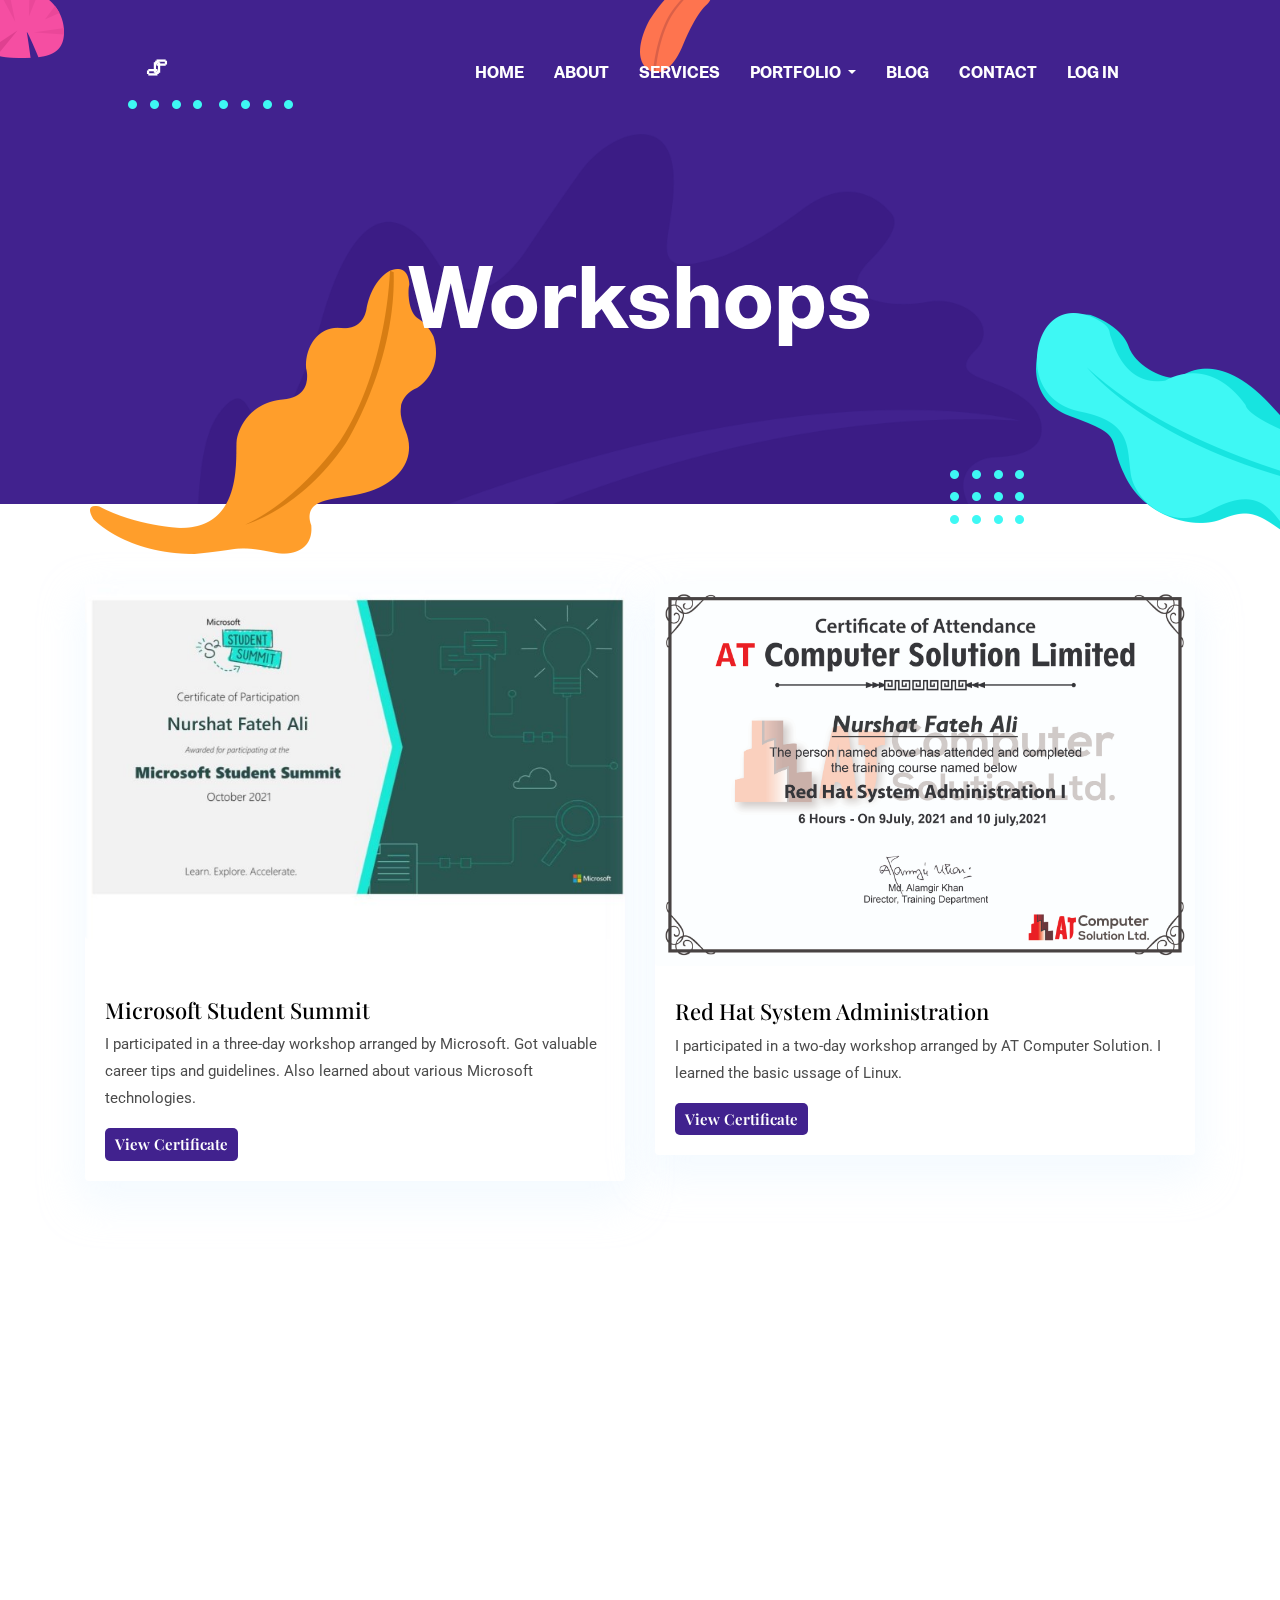
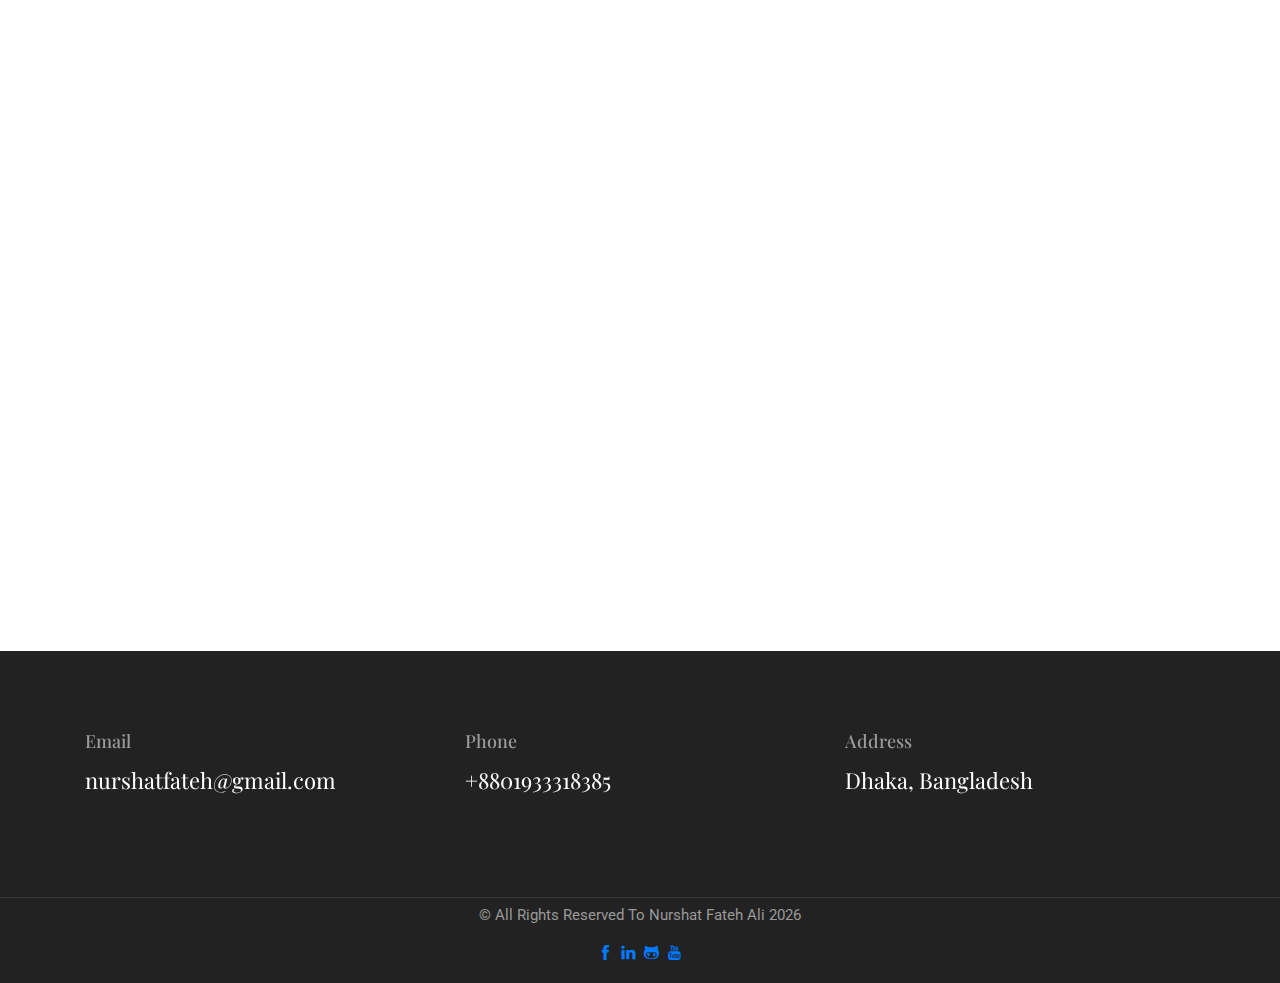
<file: events.html>
<!DOCTYPE html>
<html lang="zxx">

<head>
  <link rel="stylesheet" href="https://unpkg.com/aos@next/dist/aos.css" />
  <meta charset="utf-8">
  <title>Workshops</title>

  <!-- mobile responsive meta -->
  <meta name="viewport" content="width=device-width, initial-scale=1">
  <meta name="viewport" content="width=device-width, initial-scale=1, maximum-scale=1">
  <link rel="shortcut icon" type="images/jpg" href="images/about/author.jpg">
  <!-- ** Plugins Needed for the Project ** -->
  <!-- Bootstrap -->
  <link rel="stylesheet" href="plugins/bootstrap/bootstrap.min.css">
  <!-- slick slider -->
  <link rel="stylesheet" href="plugins/slick/slick.css">
  <!-- themefy-icon -->
  <link rel="stylesheet" href="plugins/themify-icons/themify-icons.css">

  <!-- Main Stylesheet -->
  <link href="css/style.css" rel="stylesheet">

  <!--Favicon-->
  <link rel="shortcut icon" href="images/favicon.ico" type="image/x-icon">
  <link rel="icon" href="images/favicon.ico" type="image/x-icon">

</head>

<body>


  <!-- nav -->
  <header class="navigation fixed-top">
    <nav class="navbar navbar-expand-lg navbar-dark">
      <a class="navbar-brand h4" href="index.html" style="font-weight: bolder; font-family: cursive;">🖇</a>
      <button class="navbar-toggler" type="button" data-toggle="collapse" data-target="#navigation"
        aria-controls="navigation" aria-expanded="false" aria-label="Toggle navigation">
        <span class="navbar-toggler-icon"></span>
      </button>

      <div class="collapse navbar-collapse text-center" id="navigation">
        <ul class="navbar-nav ml-auto">
          <li class="nav-item active">
            <a class="nav-link" href="index.html">Home</a>
          </li>
          <li class="nav-item">
            <a class="nav-link" href="about.html">about</a>
          </li>
          <li class="nav-item">
            <a class="nav-link" href="services.html">Services</a>
          </li>

          <li class="nav-item dropdown">
            <a class="nav-link dropdown-toggle" href="portfolio.html" id="navbarDropdown" role="button"
              data-toggle="dropdown" aria-expanded="false">
              Portfolio
            </a>
            <div class="dropdown-menu" aria-labelledby="navbarDropdown">
              <a class="dropdown-item" href="projects.html">Projects</a>
              <a class="dropdown-item" href="certificates.html">Certificates</a>
              <a class="dropdown-item" href="events.html">Workshops</a>
            </div>
          </li>
          <li class="nav-item">
            <a class="nav-link" href="blog.html">Blog</a>
          </li>
          <li class="nav-item">
            <a class="nav-link" href="contact.html">Contact</a>
          </li>
          <li class="nav-item">
            <a class="nav-link" href="login.html">Log In</a>
          </li>
        </ul>
      </div>
    </nav>
  </header>
  <!-- nav -->

  <!-- page title -->
  <section class="page-title bg-primary position-relative">
    <div class="container">
      <div class="row">
        <div class="col-12 text-center">
          <h1 class="text-white font-tertiary">Workshops</h1>
        </div>
      </div>
    </div>
    <!-- background shapes -->
    <img src="images/illustrations/page-title.png" alt="illustrations" class="bg-shape-1 w-100">
    <img src="images/illustrations/leaf-pink-round.png" alt="illustrations" class="bg-shape-2">
    <img src="images/illustrations/dots-cyan.png" alt="illustrations" class="bg-shape-3">
    <img src="images/illustrations/leaf-orange.png" alt="illustrations" class="bg-shape-4">
    <img src="images/illustrations/leaf-yellow.png" alt="illustrations" class="bg-shape-5">
    <img src="images/illustrations/dots-group-cyan.png" alt="illustrations" class="bg-shape-6">
    <img src="images/illustrations/leaf-cyan-lg.png" alt="illustrations" class="bg-shape-7">
  </section>
  <!-- /page title -->

  <!-- blog -->
  <section class="section">
    <div class="container">
      <div class="row">
        <div class="col-lg-6 col-sm-6 mb-4" data-aos="zoom-out">
          <article class="card shadow">
            <img class="rounded card-img-top" src="images/personal/8.jpg" alt="post-thumb">
            <div class="card-body">
              <h4 class="card-title">
                <h4 class="text-dark" href="blog-single.html"><br>Microsoft Student Summit</h4>
              </h4>
              <p class="cars-text">I participated in a three-day workshop arranged by Microsoft. Got valuable career
                tips and guidelines. Also learned about various Microsoft technologies.</p>
              <a href="images/personal/00.jpg" class="btn btn-xs btn-primary">View Certificate</a>
            </div>
          </article>
        </div>

        <div class="col-lg-6 col-sm-6 mb-4" data-aos="zoom-out">
          <article class="card shadow">
            <img class="rounded card-img-top" src="images/personal/10.jpg" alt="post-thumb">
            <div class="card-body">
              <h4 class="card-title">
                <h4 class="text-dark" href="blog-single.html">Red Hat System Administration</h4>
              </h4>
              <p class="cars-text">I participated in a two-day workshop arranged by AT Computer Solution. I learned the
                basic ussage of Linux.</p>
              <a href="images/personal/10.jpg" class="btn btn-xs btn-primary">View Certificate</a>
            </div>
          </article>
        </div>
        <div class="col-lg-6 col-sm-6 mb-4" data-aos="zoom-out">
          <article class="card shadow">
            <img class="rounded card-img-top" src="images/personal/7.JPG" alt="post-thumb">
            <div class="card-body">
              <h4 class="card-title">
                <h4 class="text-dark">The Future of Mobile App Industry</h4>
              </h4>
              <p class="cars-text">I participated in a workshop about app development arranged by Huawei. Learned about
                HMS and app development.</p>
              <a href="images/personal/7.JPG" class="btn btn-xs btn-primary">View Certificate</a>
            </div>
          </article>
        </div>


      </div>
    </div>
  </section>
  <!-- /blog -->

  <!-- footer -->
  <footer class="bg-dark footer-section">
    <div class="section">
      <div class="container">
        <div class="row">
          <div class="col-md-4">
            <h5 class="text-light">Email</h5>
            <p class="text-white paragraph-lg font-secondary">nurshatfateh@gmail.com</p>
          </div>
          <div class="col-md-4">
            <h5 class="text-light">Phone</h5>
            <p class="text-white paragraph-lg font-secondary">+8801933318385</p>
          </div>
          <div class="col-md-4">
            <h5 class="text-light">Address</h5>
            <p class="text-white paragraph-lg font-secondary">Dhaka, Bangladesh</p>
          </div>
        </div>
      </div>
    </div>
    <div class="border-top text-center border-dark py-1">
      <p class="mb-0 text-light">© All Rights Reserved To Nurshat Fateh Ali
        <script>
          var CurrentYear = new Date().getFullYear()
          document.write(CurrentYear)
        </script>
      </p>
      <p>
      <div class="footer_social">
        <a href="https://www.facebook.com/nurshat.fatehali.336/"><i class="ti-facebook"> </i></a>
        <a href="https://www.linkedin.com/in/nurshatfatehali/"><i class="ti-linkedin"> </i></a>
        <a href="https://github.com/nurshatfateh"><i class="ti-github"> </i></a>
        <a href="https://youtube.com/channel/UCIC0k-SwOIUJf73pF_hwOZw"><i class="ti-youtube"> </i></a>
      </div>
      </p>
    </div>
  </footer>
  <!-- /footer -->

  <!-- jQuery -->
  <script src="plugins/jQuery/jquery.min.js"></script>
  <!-- Bootstrap JS -->
  <script src="plugins/bootstrap/bootstrap.min.js"></script>
  <!-- slick slider -->
  <script src="plugins/slick/slick.min.js"></script>
  <!-- filter -->
  <script src="plugins/shuffle/shuffle.min.js"></script>

  <!-- Main Script -->
  <script src="js/script.js"></script>
  <script src="https://unpkg.com/aos@next/dist/aos.js"></script>
  <script>
    AOS.init();
  </script>
</body>

</html>
</file>
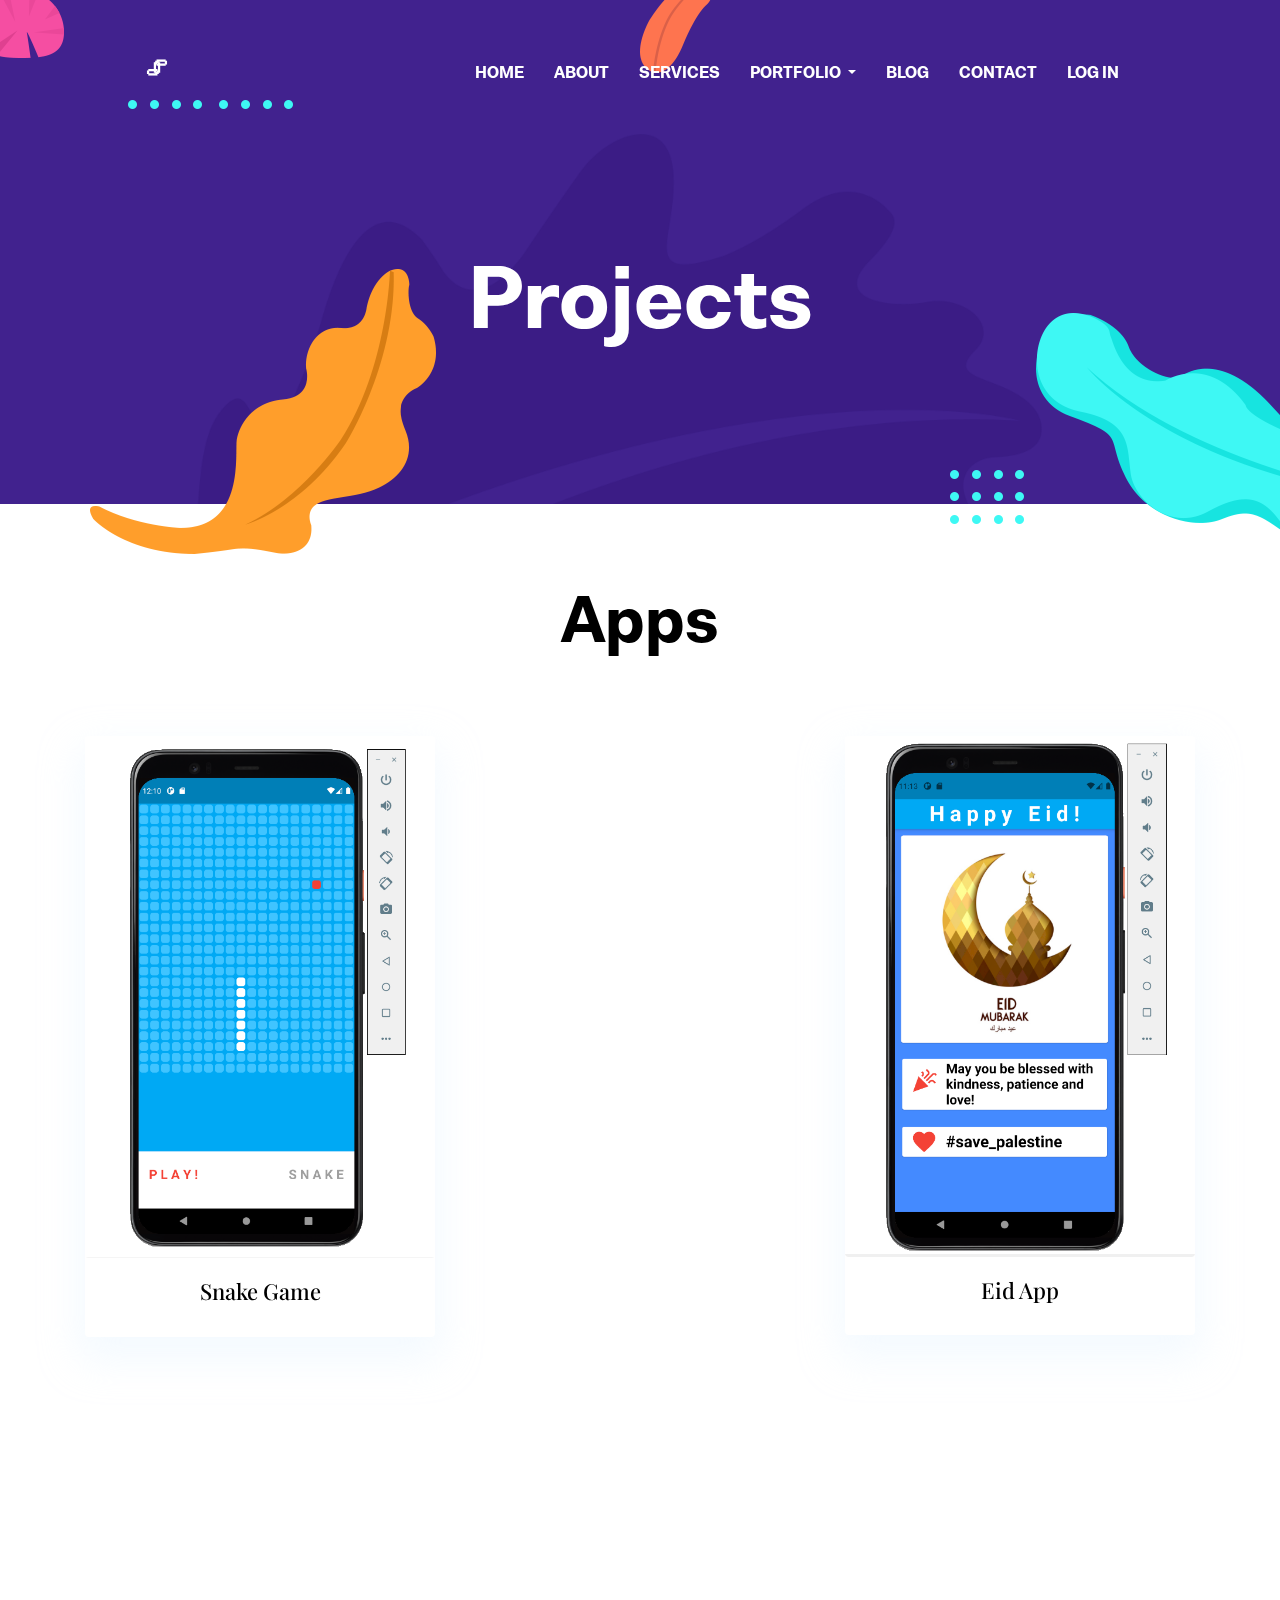
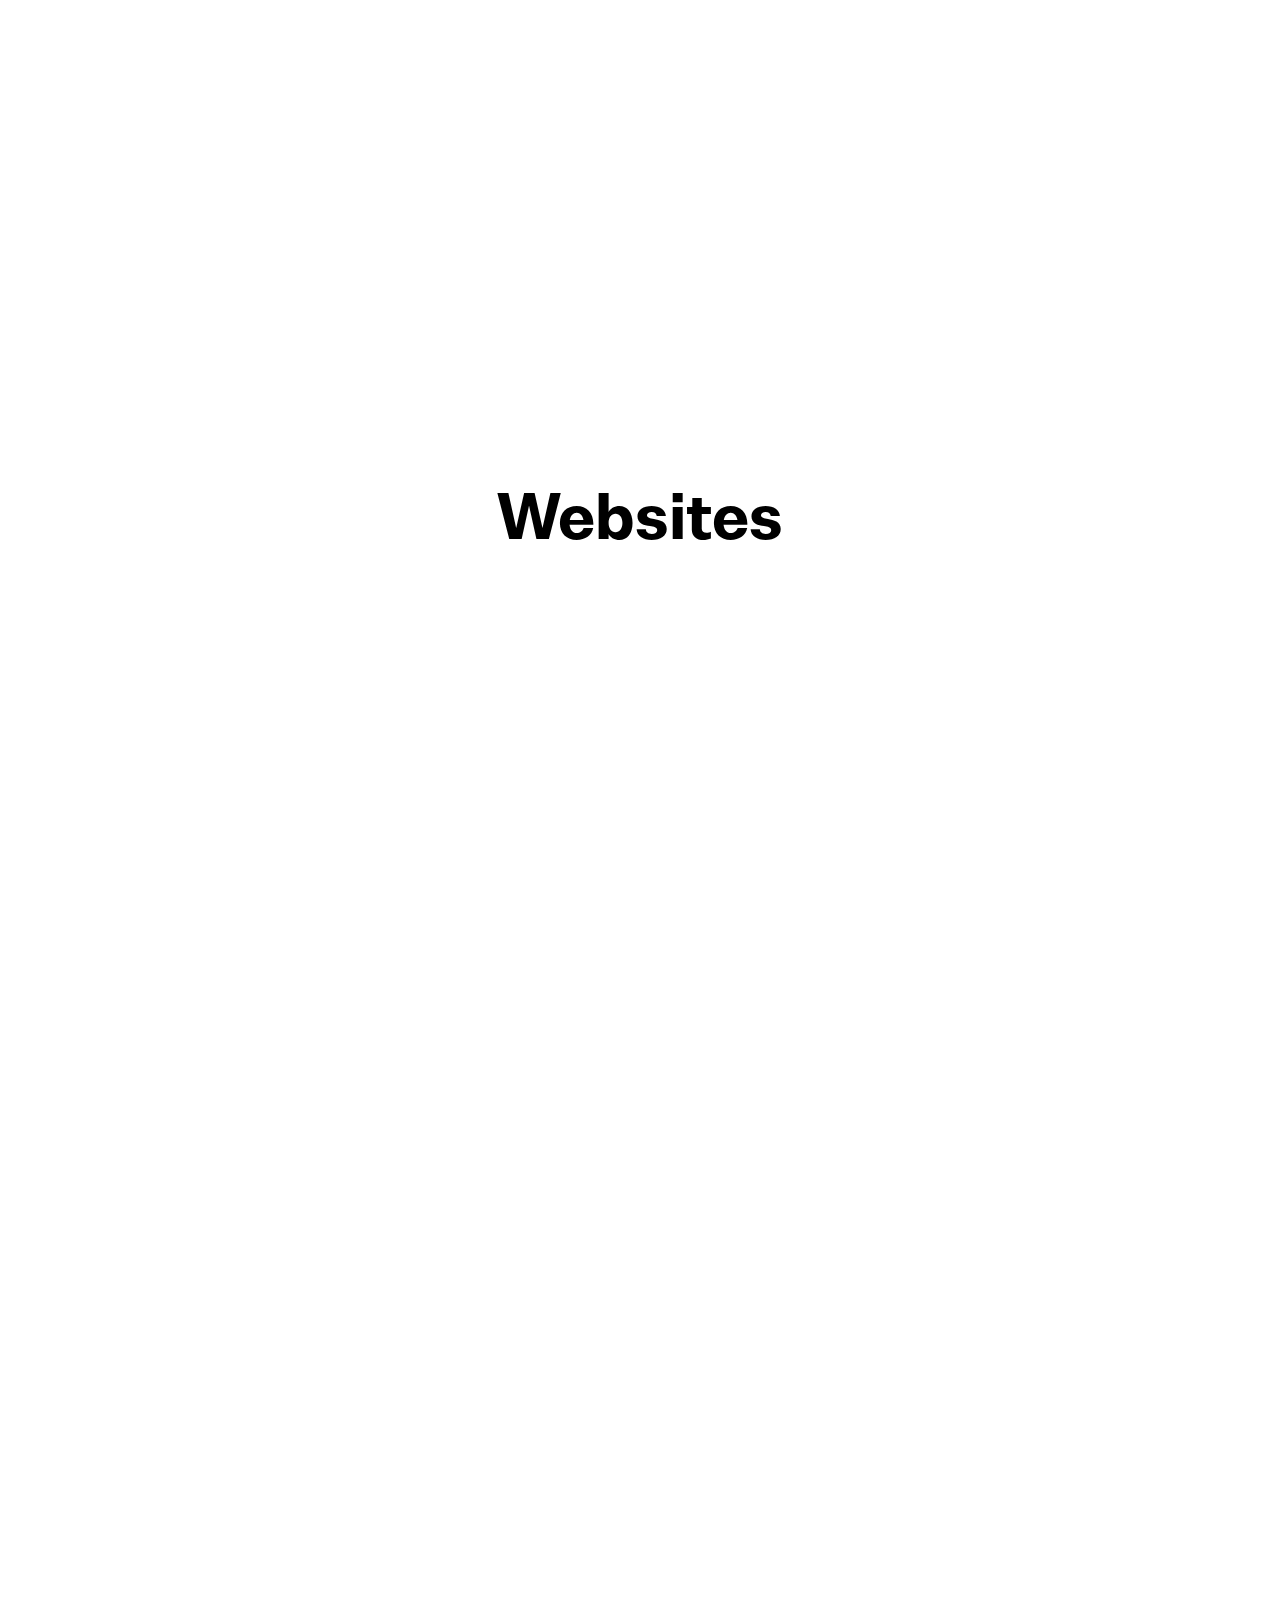
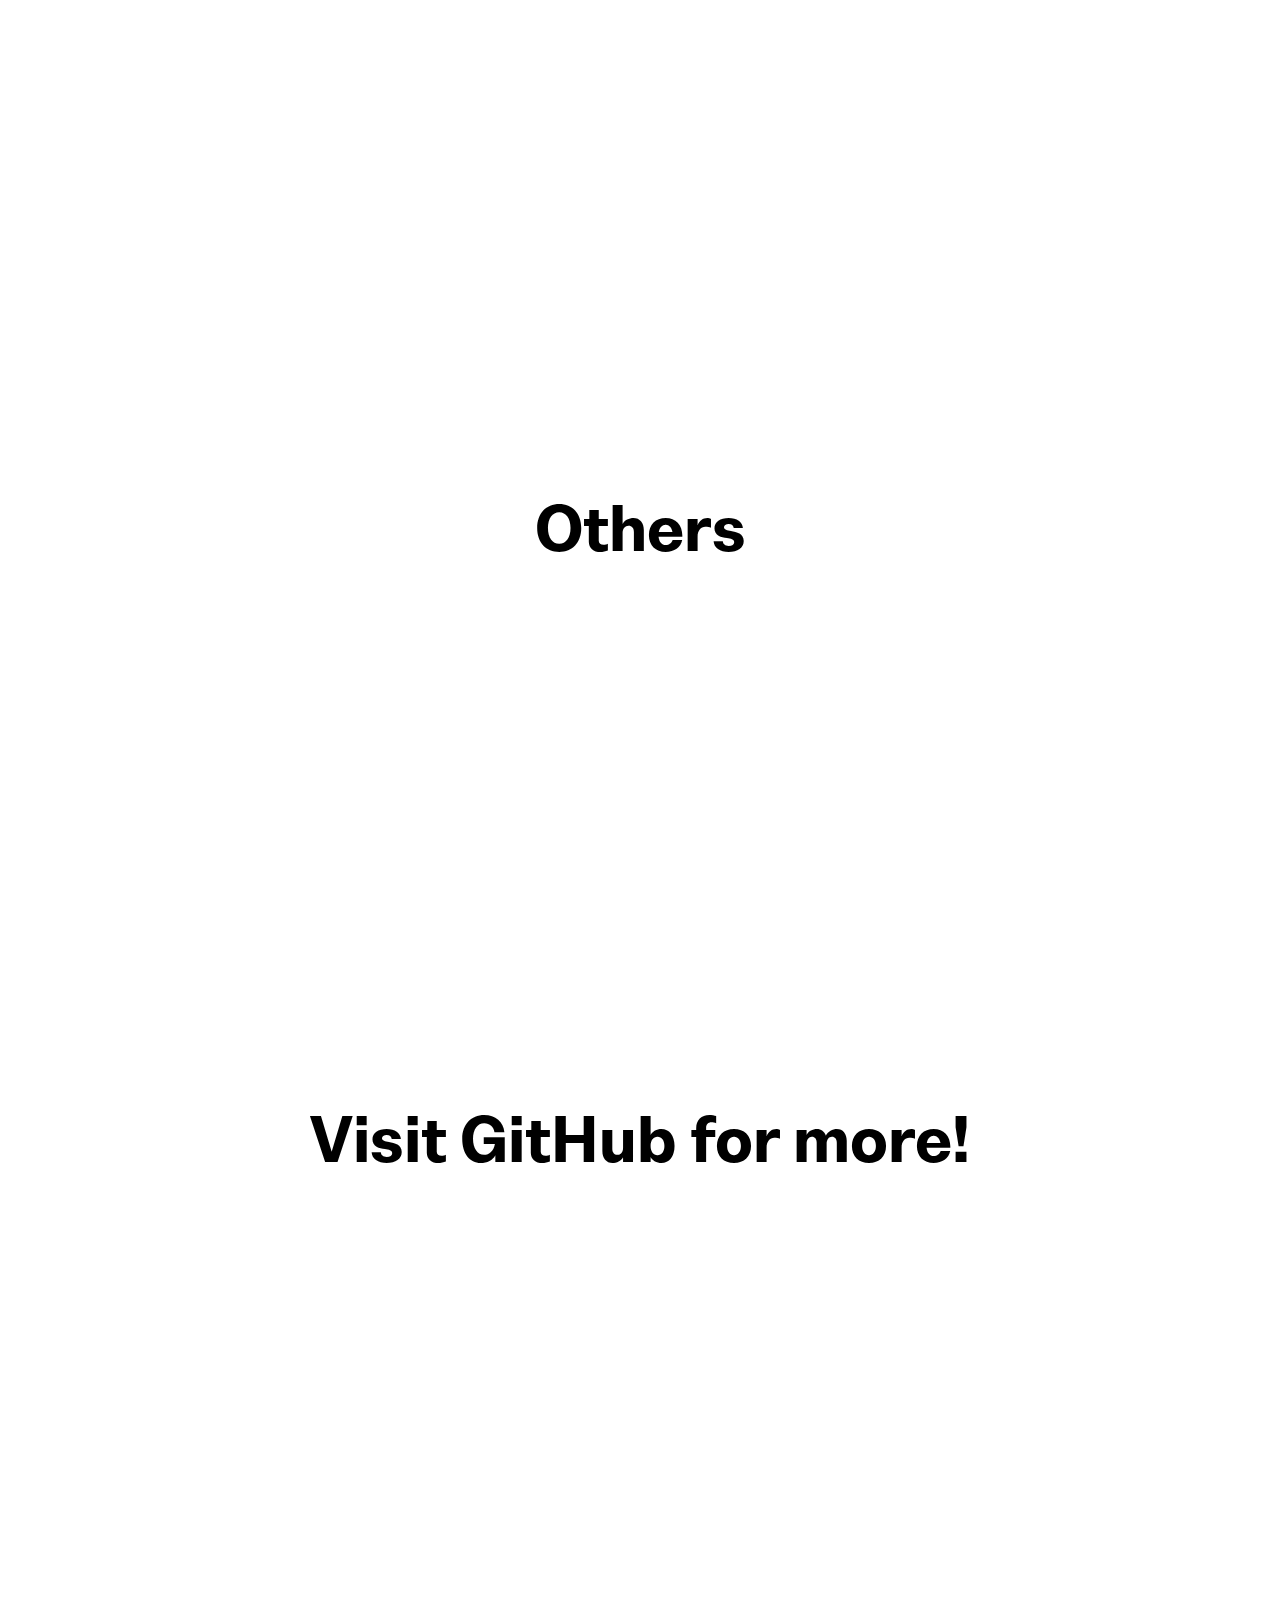
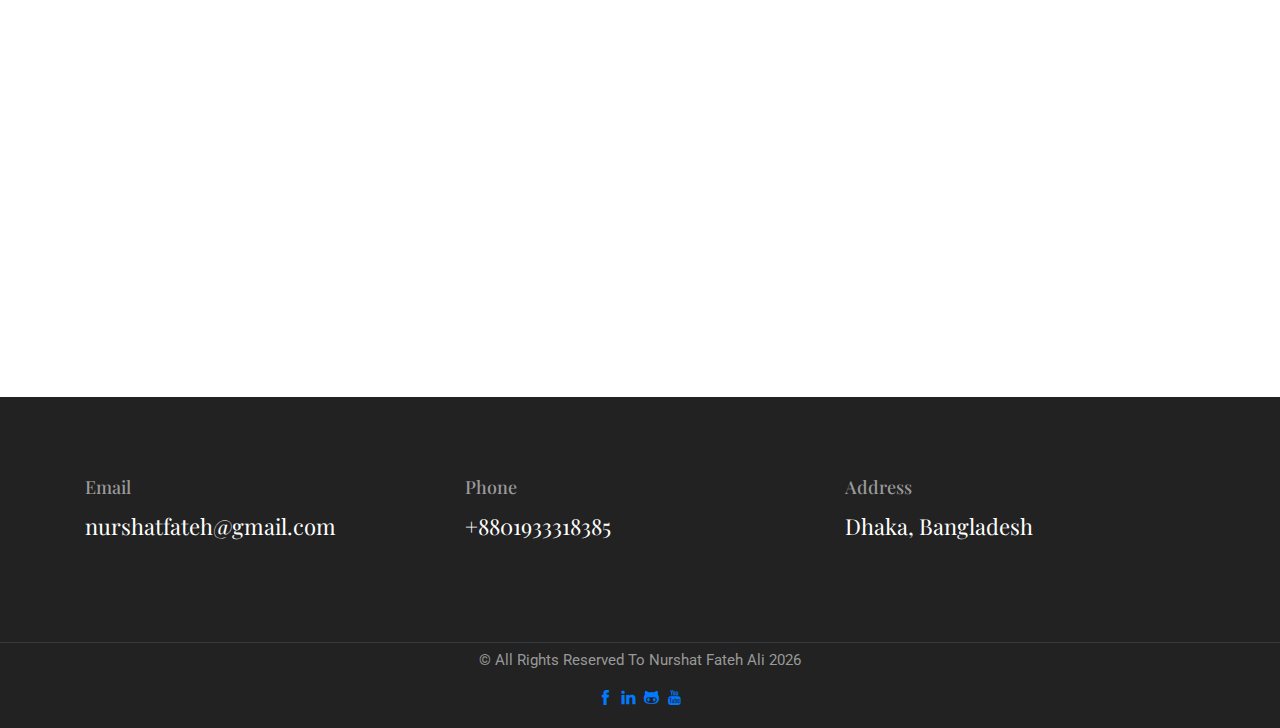
<file: projects.html>
<!DOCTYPE html>
<html lang="zxx">

<head>
  <link rel="stylesheet" href="https://unpkg.com/aos@next/dist/aos.css" />
  <meta charset="utf-8">
  <title>Projects</title>

  <!-- mobile responsive meta -->
  <meta name="viewport" content="width=device-width, initial-scale=1">
  <meta name="viewport" content="width=device-width, initial-scale=1, maximum-scale=1">
  <link rel="shortcut icon" type="images/jpg" href="images/about/author.jpg">
  <!-- ** Plugins Needed for the Project ** -->
  <!-- Bootstrap -->
  <link rel="stylesheet" href="plugins/bootstrap/bootstrap.min.css">
  <!-- slick slider -->
  <link rel="stylesheet" href="plugins/slick/slick.css">
  <!-- themefy-icon -->
  <link rel="stylesheet" href="plugins/themify-icons/themify-icons.css">

  <!-- Main Stylesheet -->
  <link href="css/style.css" rel="stylesheet">

  <!--Favicon-->
  <link rel="shortcut icon" href="images/favicon.ico" type="image/x-icon">
  <link rel="icon" href="images/favicon.ico" type="image/x-icon">

</head>

<body>


  <!-- nav -->
  <header class="navigation fixed-top">
    <nav class="navbar navbar-expand-lg navbar-dark">
      <a class="navbar-brand h4" href="index.html" style="font-weight: bolder; font-family: cursive;">🖇</a>
      <button class="navbar-toggler" type="button" data-toggle="collapse" data-target="#navigation"
        aria-controls="navigation" aria-expanded="false" aria-label="Toggle navigation">
        <span class="navbar-toggler-icon"></span>
      </button>

      <div class="collapse navbar-collapse text-center" id="navigation">
        <ul class="navbar-nav ml-auto">
          <li class="nav-item active">
            <a class="nav-link" href="index.html">Home</a>
          </li>
          <li class="nav-item">
            <a class="nav-link" href="about.html">about</a>
          </li>
          <li class="nav-item">
            <a class="nav-link" href="services.html">Services</a>
          </li>

          <li class="nav-item dropdown">
            <a class="nav-link dropdown-toggle" href="portfolio.html" id="navbarDropdown" role="button"
              data-toggle="dropdown" aria-expanded="false">
              Portfolio
            </a>
            <div class="dropdown-menu" aria-labelledby="navbarDropdown">
              <a class="dropdown-item" href="projects.html">Projects</a>
              <a class="dropdown-item" href="certificates.html">Certificates</a>
              <a class="dropdown-item" href="events.html">Workshops</a>
            </div>
          </li>
          <li class="nav-item">
            <a class="nav-link" href="blog.html">Blog</a>
          </li>
          <li class="nav-item">
            <a class="nav-link" href="contact.html">Contact</a>
          </li>
          <li class="nav-item">
            <a class="nav-link" href="login.html">Log In</a>
          </li>
        </ul>
      </div>
    </nav>
  </header>
  <!-- nav -->

  <!-- page title -->
  <section class="page-title bg-primary position-relative">
    <div class="container">
      <div class="row">
        <div class="col-12 text-center">
          <h1 class="text-white font-tertiary">Projects</h1>
        </div>
      </div>
    </div>
    <!-- background shapes -->
    <img src="images/illustrations/page-title.png" alt="illustrations" class="bg-shape-1 w-100">
    <img src="images/illustrations/leaf-pink-round.png" alt="illustrations" class="bg-shape-2">
    <img src="images/illustrations/dots-cyan.png" alt="illustrations" class="bg-shape-3">
    <img src="images/illustrations/leaf-orange.png" alt="illustrations" class="bg-shape-4">
    <img src="images/illustrations/leaf-yellow.png" alt="illustrations" class="bg-shape-5">
    <img src="images/illustrations/dots-group-cyan.png" alt="illustrations" class="bg-shape-6">
    <img src="images/illustrations/leaf-cyan-lg.png" alt="illustrations" class="bg-shape-7">
  </section>
  <!-- /page title -->

  <!-- blog -->
  <section class="section">
    <div class="container">
      <div class="col-12 text-center">
        <h2 class="section-title">Apps</h2>
      </div>
      <div class="row">
        <div class="col-lg-4 col-sm-6 mb-4" data-aos="zoom-out">
          <article class="card shadow">
            <a href="https://github.com/nurshatfateh/basic_snake_game">
            <img class="rounded card-img-top" src="images/personal/d.PNG" alt="post-thumb"></a>
            <div class="card-body">
              <h4 class="card-title text-center"><a class="text-dark tex"
                  href="https://github.com/nurshatfateh/basic_snake_game">Snake Game</a>
              </h4>
            </div>
          </article>
        </div>
        <div class="col-lg-4 col-sm-6 mb-4 mt-5" data-aos="zoom-out">
          <article class="card shadow">
            <a href="https://github.com/nurshatfateh/weatherapp-main"><img class="rounded card-img-top" src="images/personal/a.PNG" alt="post-thumb"></a>
            <div class="card-body">
              <h4 class="card-title text-center"><a class="text-dark tex"
                  href="https://github.com/nurshatfateh/weatherapp-main">Weather App</a>
              </h4>
            </div>
          </article>
        </div>
        <div class="col-lg-4 col-sm-6 mb-4" data-aos="zoom-out">
          <article class="card shadow">
            <a href="https://github.com/nurshatfateh/Eid-Gretting-Card">
            <img class="rounded card-img-top" src="images/personal/e.PNG" alt="post-thumb"></a>
            <div class="card-body">
              <h4 class="card-title text-center"><a class="text-dark tex"
                  href="https://github.com/nurshatfateh/Eid-Gretting-Card">Eid App</a>
              </h4>
            </div>
          </article>
        </div>
        <div class="col-lg-4 col-sm-6 mb-4" data-aos="zoom-out">
          <article class="card shadow">
            <a href="https://github.com/nurshatfateh/tech_quiz">
            <img class="rounded card-img-top" src="images/personal/b.PNG" alt="post-thumb"></a>
            <div class="card-body">
              <h4 class="card-title text-center"><a class="text-dark tex"
                  href="https://github.com/nurshatfateh/tech_quiz">Tech Quiz App</a>
              </h4>
            </div>
          </article>
        </div>


        <div class="col-lg-4 col-sm-6 mb-4 mt-5" data-aos="zoom-out">
          <article class="card shadow">
            <a href="https://github.com/nurshatfateh/basic_calculator">
            <img class="rounded card-img-top" src="images/personal/c.PNG" alt="post-thumb"></a>
            <div class="card-body">
              <h4 class="card-title text-center"><a class="text-dark tex"
                  href="https://github.com/nurshatfateh/basic_calculator">Calculator</a>
              </h4>
            </div>
          </article>
        </div>
      </div>
    </div>
  </section>
  <!-- /blog -->

  <!-- blog -->
  <section class="section">
    <div class="container">
      <div class="col-12 text-center">
        <h2 class="section-title">Websites</h2>
      </div>
      <div class="row">
        <div class="col-lg-12 col-sm-6 mb-4" data-aos="zoom-out">
          <article class="card shadow">
            <a href="https://github.com/nurshatfateh/old-portfolio">
            <img class="rounded card-img-top" src="images/personal/11.jpg" alt="post-thumb"></a>
            <div class="card-body">
             
              <h4 class="card-title text-center"><a class="text-dark tex"
                  href="https://github.com/nurshatfateh/old-portfolio">Old Portfolio</a>
              </h4>
            </div>
          </article>
        </div>
        <div class="col-lg-12 col-sm-6 mb-4" data-aos="zoom-out">
          <article class="card shadow">
            <a href="https://github.com/nurshatfateh/JsSnakeGame">
            <img class="rounded card-img-top" src="images/personal/22.jpeg" alt="post-thumb"></a>
            <div class="card-body">
            
              <h4 class="card-title text-center"><a class="text-dark tex"
                  href="https://github.com/nurshatfateh/JsSnakeGame">JavaScript Snake Game</a>
              </h4>
            </div>
          </article>
        </div>

      </div>
    </div>
  </section>
  <!-- /blog -->

  <!-- blog -->
  <section class="section">
    <div class="container">
      <div class="col-12 text-center">
        <h2 class="section-title">Others</h2>
      </div>
      <div class="row">
        <div class="col-lg-4 col-sm-6 mb-4" data-aos="zoom-in">
          <article class="card shadow">
            <a href="https://github.com/nurshatfateh/Machine-Learning-with-Python">
            <img class="rounded card-img-top" src="images/portfolio/item-3.png" alt="post-thumb"></a>
            <div class="card-body">
          
              <h4 class="card-title text-center"><a class="text-dark tex"
                  href="https://github.com/nurshatfateh/Machine-Learning-with-Python">Machine Learning</a>
              </h4>
            </div>
          </article>
        </div>
        <div class="col-lg-4 col-sm-6 mb-4" data-aos="zoom-in">
          <article class="card shadow">
            <a href="https://github.com/nurshatfateh/FB_Chatbot_PHP">
            <img class="rounded card-img-top" src="images/portfolio/c.jpg" alt="post-thumb"></a>
            <div class="card-body">
            
              <h4 class="card-title text-center"><a class="text-dark tex"
                  href="https://github.com/nurshatfateh/FB_Chatbot_PHP">Chatbot</a>
              </h4>
            </div>
          </article>
        </div>
        <div class="col-lg-4 col-sm-6 mb-4" data-aos="zoom-in">
          <article class="card shadow">
            <a href="https://github.com/nurshatfateh/Own_Browser">
            <img class="rounded card-img-top" src="images/personal/cc.png" alt="post-thumb"></a>
            <div class="card-body">
              <h4 class="card-title text-center"><a class="text-dark tex"
                  href="https://github.com/nurshatfateh/Own_Browser">Browser with Python</a>
              </h4>
            </div>
          </article>
        </div>

      </div>
    </div>
  </section>
  <!-- /blog -->
  
  
  
  
  
  
    <!-- blog -->
  <section class="section">
    <div class="container">
      <div class="col-12 text-center">
        <h2 class="section-title">Visit GitHub for more!</h2>
      </div>
      <div class="row">
        <div class="col-12" data-aos="zoom-in">
          <article class="card shadow">
            <a href="https://github.com/nurshatfateh?tab=repositories">
            <img class="rounded card-img-top" src="images/aab.png" alt="post-thumb"></a>
            <div class="card-body">
          
              <h4 class="card-title text-center"><a class="text-dark tex"
                  href="https://github.com/nurshatfateh?tab=repositories">GitHub</a>
              </h4>
            </div>
          </article>
        </div>
     

      </div>
    </div>
  </section>
  <!-- /blog -->
  
  
  
  
  


  <!-- footer -->
  <footer class="bg-dark footer-section">
    <div class="section">
      <div class="container">
        <div class="row">
          <div class="col-md-4">
            <h5 class="text-light">Email</h5>
            <p class="text-white paragraph-lg font-secondary">nurshatfateh@gmail.com</p>
          </div>
          <div class="col-md-4">
            <h5 class="text-light">Phone</h5>
            <p class="text-white paragraph-lg font-secondary">+8801933318385</p>
          </div>
          <div class="col-md-4">
            <h5 class="text-light">Address</h5>
            <p class="text-white paragraph-lg font-secondary">Dhaka, Bangladesh</p>
          </div>
        </div>
      </div>
    </div>
    <div class="border-top text-center border-dark py-1">
      <p class="mb-0 text-light">© All Rights Reserved To Nurshat Fateh Ali
        <script>
          var CurrentYear = new Date().getFullYear()
          document.write(CurrentYear)
        </script>
      </p>
      <p>
      <div class="footer_social">
        <a href="https://www.facebook.com/nurshat.fatehali.336/"><i class="ti-facebook"> </i></a>
        <a href="https://www.linkedin.com/in/nurshatfatehali/"><i class="ti-linkedin"> </i></a>
        <a href="https://github.com/nurshatfateh"><i class="ti-github"> </i></a>
        <a href="https://youtube.com/channel/UCIC0k-SwOIUJf73pF_hwOZw"><i class="ti-youtube"> </i></a>
      </div>
      </p>
    </div>
  </footer>
  <!-- /footer -->

  <!-- jQuery -->
  <script src="plugins/jQuery/jquery.min.js"></script>
  <!-- Bootstrap JS -->
  <script src="plugins/bootstrap/bootstrap.min.js"></script>
  <!-- slick slider -->
  <script src="plugins/slick/slick.min.js"></script>
  <!-- filter -->
  <script src="plugins/shuffle/shuffle.min.js"></script>

  <!-- Main Script -->
  <script src="js/script.js"></script>
  <script src="https://unpkg.com/aos@next/dist/aos.js"></script>
  <script>
    AOS.init();
  </script>
</body>

</html>
</file>
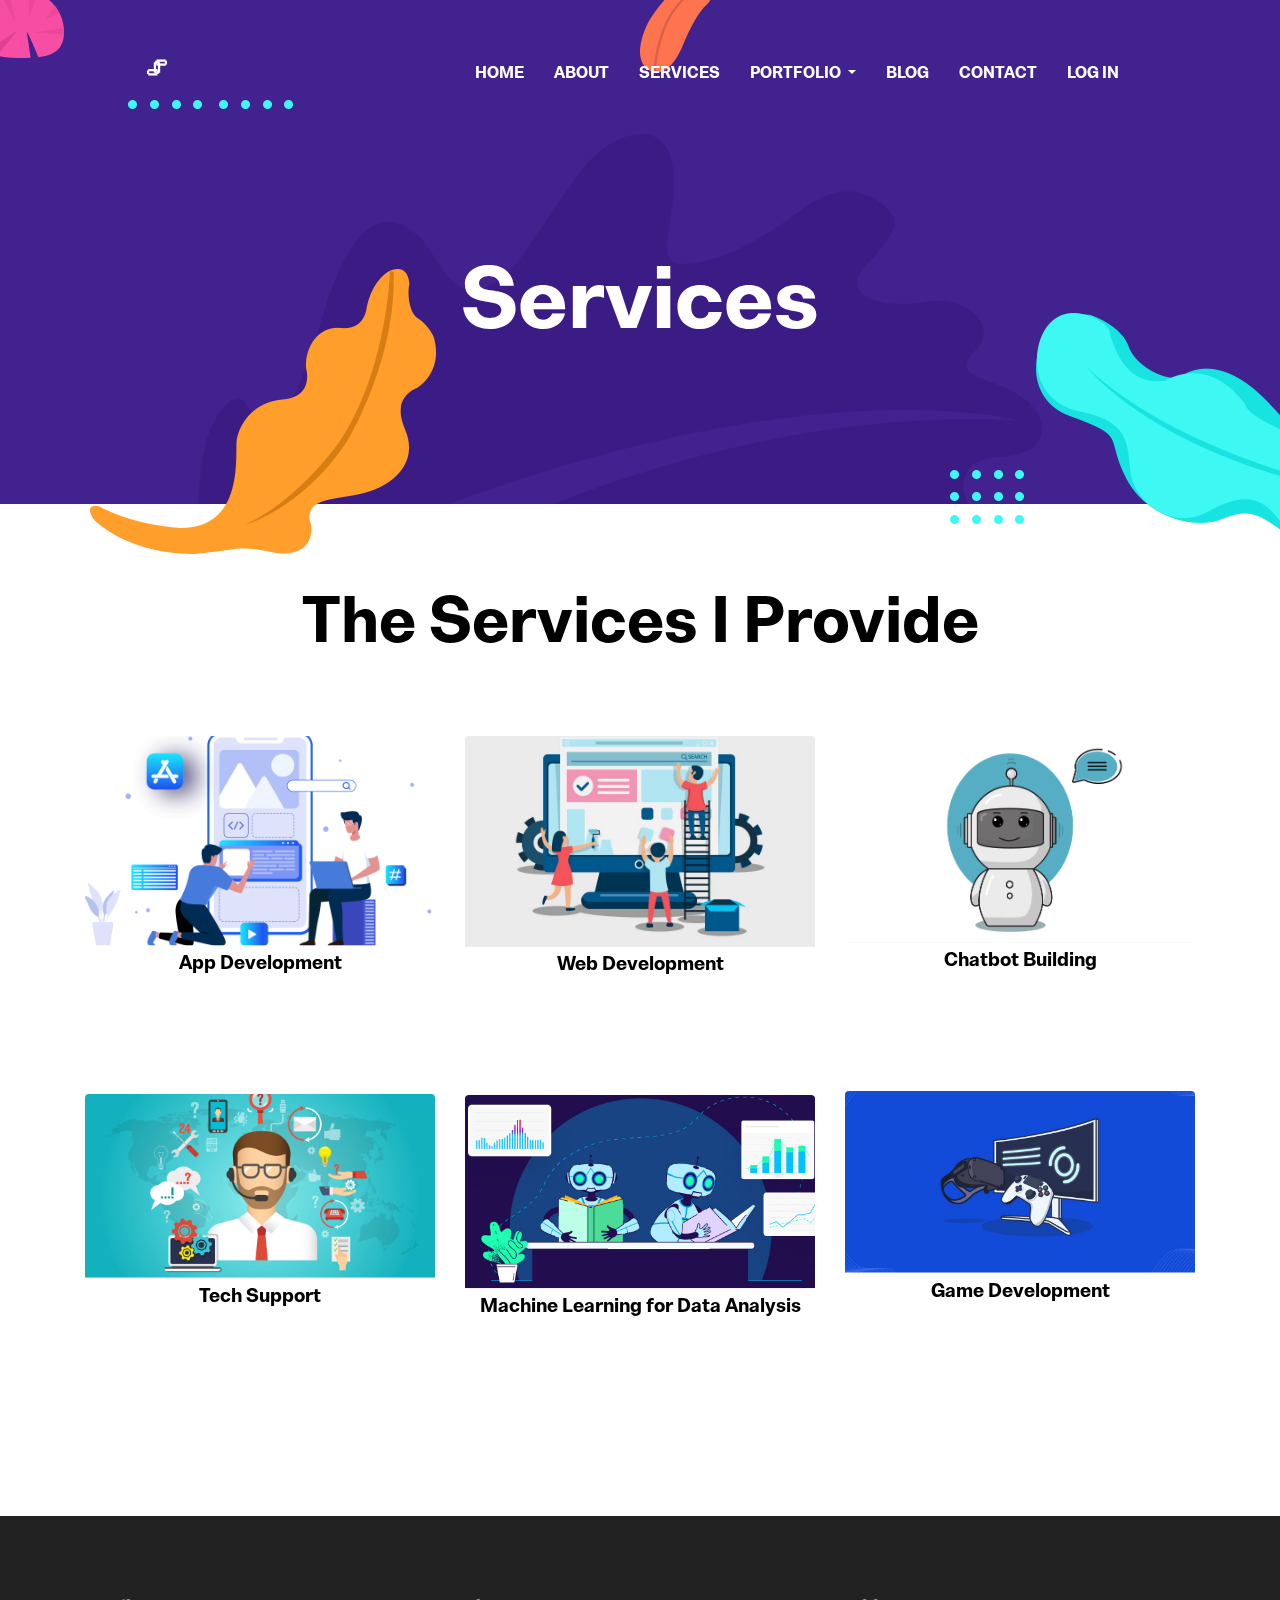
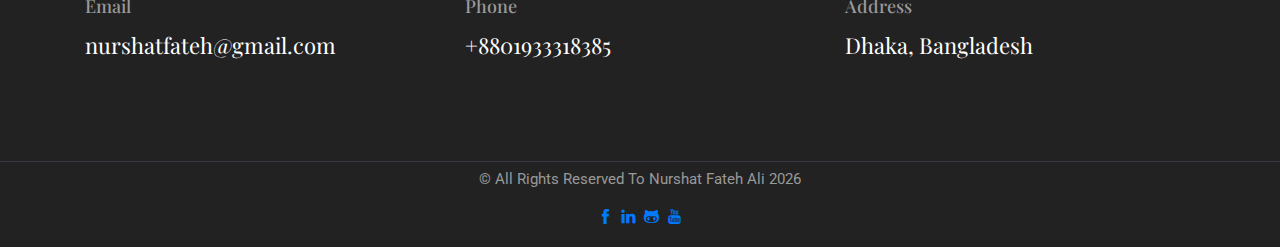
<file: services.html>
<!DOCTYPE html>
<html lang="zxx">

<head>
  <link rel="stylesheet" href="https://unpkg.com/aos@next/dist/aos.css" />
  <meta charset="utf-8">
  <title>Services</title>

  <!-- mobile responsive meta -->
  <meta name="viewport" content="width=device-width, initial-scale=1">
  <meta name="viewport" content="width=device-width, initial-scale=1, maximum-scale=1">
  <link rel="shortcut icon" type="images/jpg" href="images/about/author.jpg">
  <!-- ** Plugins Needed for the Project ** -->
  <!-- Bootstrap -->
  <link rel="stylesheet" href="plugins/bootstrap/bootstrap.min.css">
  <!-- slick slider -->
  <link rel="stylesheet" href="plugins/slick/slick.css">
  <!-- themefy-icon -->
  <link rel="stylesheet" href="plugins/themify-icons/themify-icons.css">

  <!-- Main Stylesheet -->
  <link href="css/style.css" rel="stylesheet">

  <!--Favicon-->
  <link rel="shortcut icon" href="images/favicon.ico" type="image/x-icon">
  <link rel="icon" href="images/favicon.ico" type="image/x-icon">

</head>

<body>


  <!-- nav -->
  <header class="navigation fixed-top">
    <nav class="navbar navbar-expand-lg navbar-dark">
      <a class="navbar-brand h4" href="index.html" style="font-weight: bolder; font-family: cursive;">🖇</a>
      <button class="navbar-toggler" type="button" data-toggle="collapse" data-target="#navigation"
        aria-controls="navigation" aria-expanded="false" aria-label="Toggle navigation">
        <span class="navbar-toggler-icon"></span>
      </button>

      <div class="collapse navbar-collapse text-center" id="navigation">
        <ul class="navbar-nav ml-auto">
          <li class="nav-item active">
            <a class="nav-link" href="index.html">Home</a>
          </li>
          <li class="nav-item">
            <a class="nav-link" href="about.html">about</a>
          </li>
          <li class="nav-item">
            <a class="nav-link" href="services.html">Services</a>
          </li>

          <li class="nav-item dropdown">
            <a class="nav-link dropdown-toggle" href="portfolio.html" id="navbarDropdown" role="button"
              data-toggle="dropdown" aria-expanded="false">
              Portfolio
            </a>
            <div class="dropdown-menu" aria-labelledby="navbarDropdown">
              <a class="dropdown-item" href="projects.html">Projects</a>
              <a class="dropdown-item" href="certificates.html">Certificates</a>
              <a class="dropdown-item" href="events.html">Workshops</a>
            </div>
          </li>
          <li class="nav-item">
            <a class="nav-link" href="blog.html">Blog</a>
          </li>
          <li class="nav-item">
            <a class="nav-link" href="contact.html">Contact</a>
          </li>
          <li class="nav-item">
            <a class="nav-link" href="login.html">Log In</a>
          </li>
        </ul>
      </div>
    </nav>
  </header>
  <!-- nav -->

  <!-- page title -->
  <section class="page-title bg-primary position-relative">
    <div class="container">
      <div class="row">
        <div class="col-12 text-center">
          <h1 class="text-white font-tertiary">Services</h1>
        </div>
      </div>
    </div>
    <!-- background shapes -->
    <img src="images/illustrations/page-title.png" alt="illustrations" class="bg-shape-1 w-100">
    <img src="images/illustrations/leaf-pink-round.png" alt="illustrations" class="bg-shape-2">
    <img src="images/illustrations/dots-cyan.png" alt="illustrations" class="bg-shape-3">
    <img src="images/illustrations/leaf-orange.png" alt="illustrations" class="bg-shape-4">
    <img src="images/illustrations/leaf-yellow.png" alt="illustrations" class="bg-shape-5">
    <img src="images/illustrations/dots-group-cyan.png" alt="illustrations" class="bg-shape-6">
    <img src="images/illustrations/leaf-cyan-lg.png" alt="illustrations" class="bg-shape-7">
  </section>
  <!-- /page title -->
  <!-- portfolio -->
  <section class="section">
    <div class="container">
      <div class="row">
        <div class="col-12 text-center">
          <h2 class="section-title">The Services I Provide</h2>
        </div>
      </div>
      <div class="row shuffle-wrapper">

        <div class="col-lg-4 col-6 mb-4 shuffle-item">
          <div class="position-relative rounded hover-wrapper" data-aos="zoom-in">
            <a href="projects.html">
              <img src="images/portfolio/a.jpg" alt="portfolio-image" class="img-fluid rounded w-100">
            </a>
            <h5 class="section-title py-3 text-center">App Development</h5>
          </div>
        </div>

        <div class="col-lg-4 col-6 mb-4 shuffle-item">
          <div class="position-relative rounded hover-wrapper" data-aos="zoom-in">
            <a href="projects.html">
              <img src="images/portfolio/b.jpg" alt="portfolio-image" class="img-fluid rounded w-100">
            </a>
            <h5 class="section-title py-3 text-center">Web Development</h5>
          </div>
        </div>

        <div class="col-lg-4 col-6 mb-4 shuffle-item">
          <div class="position-relative rounded hover-wrapper" data-aos="zoom-in">
            <a href="projects.html">
              <img src="images/portfolio/c.jpg" alt="portfolio-image" class="img-fluid rounded w-100">
            </a>
            <h5 class="section-title py-3 text-center">Chatbot Building</h5>
          </div>
        </div>

        <div class="col-lg-4 col-6 mb-4 shuffle-item">
          <div class="position-relative rounded hover-wrapper" data-aos="zoom-in">
            <a href="projects.html">
              <img src="images/portfolio/d.jpg" alt="portfolio-image" class="img-fluid rounded w-100">
            </a>
            <h5 class="section-title py-3 text-center">Game Development</h5>
          </div>
        </div>

        <div class="col-lg-4 col-6 mb-4 shuffle-item">
          <div class="position-relative rounded hover-wrapper" data-aos="zoom-in">
            <a href="projects.html">
              <img src="images/portfolio/f.jpg" alt="portfolio-image" class="img-fluid rounded w-100">
            </a>
            <h5 class="section-title py-3 text-center">Tech Support</h5>
          </div>
        </div>
        <div class="col-lg-4 col-6 mb-4 shuffle-item">
          <div class="position-relative rounded hover-wrapper" data-aos="zoom-in">
            <a href="projects.html">
              <img src="images/portfolio/e.jpg" alt="portfolio-image" class="img-fluid rounded w-100">
            </a>
            <h5 class="section-title py-3 text-center">Machine Learning for Data Analysis</h5>
          </div>
        </div>



      </div>
    </div>
  </section>
  <!-- /portfolio -->

  <!-- footer -->
  <footer class="bg-dark footer-section">
    <div class="section">
      <div class="container">
        <div class="row">
          <div class="col-md-4">
            <h5 class="text-light">Email</h5>
            <p class="text-white paragraph-lg font-secondary">nurshatfateh@gmail.com</p>
          </div>
          <div class="col-md-4">
            <h5 class="text-light">Phone</h5>
            <p class="text-white paragraph-lg font-secondary">+8801933318385</p>
          </div>
          <div class="col-md-4">
            <h5 class="text-light">Address</h5>
            <p class="text-white paragraph-lg font-secondary">Dhaka, Bangladesh</p>
          </div>
        </div>
      </div>
    </div>
    <div class="border-top text-center border-dark py-1">
      <p class="mb-0 text-light">© All Rights Reserved To Nurshat Fateh Ali
        <script>
          var CurrentYear = new Date().getFullYear()
          document.write(CurrentYear)
        </script>
      </p>
      <p>
      <div class="footer_social">
        <a href="https://www.facebook.com/nurshat.fatehali.336/"><i class="ti-facebook"> </i></a>
        <a href="https://www.linkedin.com/in/nurshatfatehali/"><i class="ti-linkedin"> </i></a>
        <a href="https://github.com/nurshatfateh"><i class="ti-github"> </i></a>
        <a href="https://youtube.com/channel/UCIC0k-SwOIUJf73pF_hwOZw"><i class="ti-youtube"> </i></a>
      </div>
      </p>
    </div>
  </footer>
  <!-- /footer -->

  <!-- jQuery -->
  <script src="plugins/jQuery/jquery.min.js"></script>
  <!-- Bootstrap JS -->
  <script src="plugins/bootstrap/bootstrap.min.js"></script>
  <!-- slick slider -->
  <script src="plugins/slick/slick.min.js"></script>
  <!-- filter -->
  <script src="plugins/shuffle/shuffle.min.js"></script>

  <!-- Main Script -->
  <script src="js/script.js"></script>
  <script src="https://unpkg.com/aos@next/dist/aos.js"></script>
  <script>
    AOS.init();
  </script>
</body>

</html>
</file>
<file: plugins/themify-icons/themify-icons.css>
@font-face{font-family:themify;src:url(fonts/themify.eot?-fvbane);src:url(fonts/themify.eot?#iefix-fvbane) format('embedded-opentype'),url(fonts/themify.woff?-fvbane) format('woff'),url(fonts/themify.ttf?-fvbane) format('truetype'),url(fonts/themify.svg?-fvbane#themify) format('svg');font-weight:400;font-style:normal}[class*=" ti-"],[class^=ti-]{font-family:themify;speak:none;font-style:normal;font-weight:400;font-variant:normal;text-transform:none;line-height:1;-webkit-font-smoothing:antialiased;-moz-osx-font-smoothing:grayscale}.ti-wand:before{content:"\e600"}.ti-volume:before{content:"\e601"}.ti-user:before{content:"\e602"}.ti-unlock:before{content:"\e603"}.ti-unlink:before{content:"\e604"}.ti-trash:before{content:"\e605"}.ti-thought:before{content:"\e606"}.ti-target:before{content:"\e607"}.ti-tag:before{content:"\e608"}.ti-tablet:before{content:"\e609"}.ti-star:before{content:"\e60a"}.ti-spray:before{content:"\e60b"}.ti-signal:before{content:"\e60c"}.ti-shopping-cart:before{content:"\e60d"}.ti-shopping-cart-full:before{content:"\e60e"}.ti-settings:before{content:"\e60f"}.ti-search:before{content:"\e610"}.ti-zoom-in:before{content:"\e611"}.ti-zoom-out:before{content:"\e612"}.ti-cut:before{content:"\e613"}.ti-ruler:before{content:"\e614"}.ti-ruler-pencil:before{content:"\e615"}.ti-ruler-alt:before{content:"\e616"}.ti-bookmark:before{content:"\e617"}.ti-bookmark-alt:before{content:"\e618"}.ti-reload:before{content:"\e619"}.ti-plus:before{content:"\e61a"}.ti-pin:before{content:"\e61b"}.ti-pencil:before{content:"\e61c"}.ti-pencil-alt:before{content:"\e61d"}.ti-paint-roller:before{content:"\e61e"}.ti-paint-bucket:before{content:"\e61f"}.ti-na:before{content:"\e620"}.ti-mobile:before{content:"\e621"}.ti-minus:before{content:"\e622"}.ti-medall:before{content:"\e623"}.ti-medall-alt:before{content:"\e624"}.ti-marker:before{content:"\e625"}.ti-marker-alt:before{content:"\e626"}.ti-arrow-up:before{content:"\e627"}.ti-arrow-right:before{content:"\e628"}.ti-arrow-left:before{content:"\e629"}.ti-arrow-down:before{content:"\e62a"}.ti-lock:before{content:"\e62b"}.ti-location-arrow:before{content:"\e62c"}.ti-link:before{content:"\e62d"}.ti-layout:before{content:"\e62e"}.ti-layers:before{content:"\e62f"}.ti-layers-alt:before{content:"\e630"}.ti-key:before{content:"\e631"}.ti-import:before{content:"\e632"}.ti-image:before{content:"\e633"}.ti-heart:before{content:"\e634"}.ti-heart-broken:before{content:"\e635"}.ti-hand-stop:before{content:"\e636"}.ti-hand-open:before{content:"\e637"}.ti-hand-drag:before{content:"\e638"}.ti-folder:before{content:"\e639"}.ti-flag:before{content:"\e63a"}.ti-flag-alt:before{content:"\e63b"}.ti-flag-alt-2:before{content:"\e63c"}.ti-eye:before{content:"\e63d"}.ti-export:before{content:"\e63e"}.ti-exchange-vertical:before{content:"\e63f"}.ti-desktop:before{content:"\e640"}.ti-cup:before{content:"\e641"}.ti-crown:before{content:"\e642"}.ti-comments:before{content:"\e643"}.ti-comment:before{content:"\e644"}.ti-comment-alt:before{content:"\e645"}.ti-close:before{content:"\e646"}.ti-clip:before{content:"\e647"}.ti-angle-up:before{content:"\e648"}.ti-angle-right:before{content:"\e649"}.ti-angle-left:before{content:"\e64a"}.ti-angle-down:before{content:"\e64b"}.ti-check:before{content:"\e64c"}.ti-check-box:before{content:"\e64d"}.ti-camera:before{content:"\e64e"}.ti-announcement:before{content:"\e64f"}.ti-brush:before{content:"\e650"}.ti-briefcase:before{content:"\e651"}.ti-bolt:before{content:"\e652"}.ti-bolt-alt:before{content:"\e653"}.ti-blackboard:before{content:"\e654"}.ti-bag:before{content:"\e655"}.ti-move:before{content:"\e656"}.ti-arrows-vertical:before{content:"\e657"}.ti-arrows-horizontal:before{content:"\e658"}.ti-fullscreen:before{content:"\e659"}.ti-arrow-top-right:before{content:"\e65a"}.ti-arrow-top-left:before{content:"\e65b"}.ti-arrow-circle-up:before{content:"\e65c"}.ti-arrow-circle-right:before{content:"\e65d"}.ti-arrow-circle-left:before{content:"\e65e"}.ti-arrow-circle-down:before{content:"\e65f"}.ti-angle-double-up:before{content:"\e660"}.ti-angle-double-right:before{content:"\e661"}.ti-angle-double-left:before{content:"\e662"}.ti-angle-double-down:before{content:"\e663"}.ti-zip:before{content:"\e664"}.ti-world:before{content:"\e665"}.ti-wheelchair:before{content:"\e666"}.ti-view-list:before{content:"\e667"}.ti-view-list-alt:before{content:"\e668"}.ti-view-grid:before{content:"\e669"}.ti-uppercase:before{content:"\e66a"}.ti-upload:before{content:"\e66b"}.ti-underline:before{content:"\e66c"}.ti-truck:before{content:"\e66d"}.ti-timer:before{content:"\e66e"}.ti-ticket:before{content:"\e66f"}.ti-thumb-up:before{content:"\e670"}.ti-thumb-down:before{content:"\e671"}.ti-text:before{content:"\e672"}.ti-stats-up:before{content:"\e673"}.ti-stats-down:before{content:"\e674"}.ti-split-v:before{content:"\e675"}.ti-split-h:before{content:"\e676"}.ti-smallcap:before{content:"\e677"}.ti-shine:before{content:"\e678"}.ti-shift-right:before{content:"\e679"}.ti-shift-left:before{content:"\e67a"}.ti-shield:before{content:"\e67b"}.ti-notepad:before{content:"\e67c"}.ti-server:before{content:"\e67d"}.ti-quote-right:before{content:"\e67e"}.ti-quote-left:before{content:"\e67f"}.ti-pulse:before{content:"\e680"}.ti-printer:before{content:"\e681"}.ti-power-off:before{content:"\e682"}.ti-plug:before{content:"\e683"}.ti-pie-chart:before{content:"\e684"}.ti-paragraph:before{content:"\e685"}.ti-panel:before{content:"\e686"}.ti-package:before{content:"\e687"}.ti-music:before{content:"\e688"}.ti-music-alt:before{content:"\e689"}.ti-mouse:before{content:"\e68a"}.ti-mouse-alt:before{content:"\e68b"}.ti-money:before{content:"\e68c"}.ti-microphone:before{content:"\e68d"}.ti-menu:before{content:"\e68e"}.ti-menu-alt:before{content:"\e68f"}.ti-map:before{content:"\e690"}.ti-map-alt:before{content:"\e691"}.ti-loop:before{content:"\e692"}.ti-location-pin:before{content:"\e693"}.ti-list:before{content:"\e694"}.ti-light-bulb:before{content:"\e695"}.ti-Italic:before{content:"\e696"}.ti-info:before{content:"\e697"}.ti-infinite:before{content:"\e698"}.ti-id-badge:before{content:"\e699"}.ti-hummer:before{content:"\e69a"}.ti-home:before{content:"\e69b"}.ti-help:before{content:"\e69c"}.ti-headphone:before{content:"\e69d"}.ti-harddrives:before{content:"\e69e"}.ti-harddrive:before{content:"\e69f"}.ti-gift:before{content:"\e6a0"}.ti-game:before{content:"\e6a1"}.ti-filter:before{content:"\e6a2"}.ti-files:before{content:"\e6a3"}.ti-file:before{content:"\e6a4"}.ti-eraser:before{content:"\e6a5"}.ti-envelope:before{content:"\e6a6"}.ti-download:before{content:"\e6a7"}.ti-direction:before{content:"\e6a8"}.ti-direction-alt:before{content:"\e6a9"}.ti-dashboard:before{content:"\e6aa"}.ti-control-stop:before{content:"\e6ab"}.ti-control-shuffle:before{content:"\e6ac"}.ti-control-play:before{content:"\e6ad"}.ti-control-pause:before{content:"\e6ae"}.ti-control-forward:before{content:"\e6af"}.ti-control-backward:before{content:"\e6b0"}.ti-cloud:before{content:"\e6b1"}.ti-cloud-up:before{content:"\e6b2"}.ti-cloud-down:before{content:"\e6b3"}.ti-clipboard:before{content:"\e6b4"}.ti-car:before{content:"\e6b5"}.ti-calendar:before{content:"\e6b6"}.ti-book:before{content:"\e6b7"}.ti-bell:before{content:"\e6b8"}.ti-basketball:before{content:"\e6b9"}.ti-bar-chart:before{content:"\e6ba"}.ti-bar-chart-alt:before{content:"\e6bb"}.ti-back-right:before{content:"\e6bc"}.ti-back-left:before{content:"\e6bd"}.ti-arrows-corner:before{content:"\e6be"}.ti-archive:before{content:"\e6bf"}.ti-anchor:before{content:"\e6c0"}.ti-align-right:before{content:"\e6c1"}.ti-align-left:before{content:"\e6c2"}.ti-align-justify:before{content:"\e6c3"}.ti-align-center:before{content:"\e6c4"}.ti-alert:before{content:"\e6c5"}.ti-alarm-clock:before{content:"\e6c6"}.ti-agenda:before{content:"\e6c7"}.ti-write:before{content:"\e6c8"}.ti-window:before{content:"\e6c9"}.ti-widgetized:before{content:"\e6ca"}.ti-widget:before{content:"\e6cb"}.ti-widget-alt:before{content:"\e6cc"}.ti-wallet:before{content:"\e6cd"}.ti-video-clapper:before{content:"\e6ce"}.ti-video-camera:before{content:"\e6cf"}.ti-vector:before{content:"\e6d0"}.ti-themify-logo:before{content:"\e6d1"}.ti-themify-favicon:before{content:"\e6d2"}.ti-themify-favicon-alt:before{content:"\e6d3"}.ti-support:before{content:"\e6d4"}.ti-stamp:before{content:"\e6d5"}.ti-split-v-alt:before{content:"\e6d6"}.ti-slice:before{content:"\e6d7"}.ti-shortcode:before{content:"\e6d8"}.ti-shift-right-alt:before{content:"\e6d9"}.ti-shift-left-alt:before{content:"\e6da"}.ti-ruler-alt-2:before{content:"\e6db"}.ti-receipt:before{content:"\e6dc"}.ti-pin2:before{content:"\e6dd"}.ti-pin-alt:before{content:"\e6de"}.ti-pencil-alt2:before{content:"\e6df"}.ti-palette:before{content:"\e6e0"}.ti-more:before{content:"\e6e1"}.ti-more-alt:before{content:"\e6e2"}.ti-microphone-alt:before{content:"\e6e3"}.ti-magnet:before{content:"\e6e4"}.ti-line-double:before{content:"\e6e5"}.ti-line-dotted:before{content:"\e6e6"}.ti-line-dashed:before{content:"\e6e7"}.ti-layout-width-full:before{content:"\e6e8"}.ti-layout-width-default:before{content:"\e6e9"}.ti-layout-width-default-alt:before{content:"\e6ea"}.ti-layout-tab:before{content:"\e6eb"}.ti-layout-tab-window:before{content:"\e6ec"}.ti-layout-tab-v:before{content:"\e6ed"}.ti-layout-tab-min:before{content:"\e6ee"}.ti-layout-slider:before{content:"\e6ef"}.ti-layout-slider-alt:before{content:"\e6f0"}.ti-layout-sidebar-right:before{content:"\e6f1"}.ti-layout-sidebar-none:before{content:"\e6f2"}.ti-layout-sidebar-left:before{content:"\e6f3"}.ti-layout-placeholder:before{content:"\e6f4"}.ti-layout-menu:before{content:"\e6f5"}.ti-layout-menu-v:before{content:"\e6f6"}.ti-layout-menu-separated:before{content:"\e6f7"}.ti-layout-menu-full:before{content:"\e6f8"}.ti-layout-media-right-alt:before{content:"\e6f9"}.ti-layout-media-right:before{content:"\e6fa"}.ti-layout-media-overlay:before{content:"\e6fb"}.ti-layout-media-overlay-alt:before{content:"\e6fc"}.ti-layout-media-overlay-alt-2:before{content:"\e6fd"}.ti-layout-media-left-alt:before{content:"\e6fe"}.ti-layout-media-left:before{content:"\e6ff"}.ti-layout-media-center-alt:before{content:"\e700"}.ti-layout-media-center:before{content:"\e701"}.ti-layout-list-thumb:before{content:"\e702"}.ti-layout-list-thumb-alt:before{content:"\e703"}.ti-layout-list-post:before{content:"\e704"}.ti-layout-list-large-image:before{content:"\e705"}.ti-layout-line-solid:before{content:"\e706"}.ti-layout-grid4:before{content:"\e707"}.ti-layout-grid3:before{content:"\e708"}.ti-layout-grid2:before{content:"\e709"}.ti-layout-grid2-thumb:before{content:"\e70a"}.ti-layout-cta-right:before{content:"\e70b"}.ti-layout-cta-left:before{content:"\e70c"}.ti-layout-cta-center:before{content:"\e70d"}.ti-layout-cta-btn-right:before{content:"\e70e"}.ti-layout-cta-btn-left:before{content:"\e70f"}.ti-layout-column4:before{content:"\e710"}.ti-layout-column3:before{content:"\e711"}.ti-layout-column2:before{content:"\e712"}.ti-layout-accordion-separated:before{content:"\e713"}.ti-layout-accordion-merged:before{content:"\e714"}.ti-layout-accordion-list:before{content:"\e715"}.ti-ink-pen:before{content:"\e716"}.ti-info-alt:before{content:"\e717"}.ti-help-alt:before{content:"\e718"}.ti-headphone-alt:before{content:"\e719"}.ti-hand-point-up:before{content:"\e71a"}.ti-hand-point-right:before{content:"\e71b"}.ti-hand-point-left:before{content:"\e71c"}.ti-hand-point-down:before{content:"\e71d"}.ti-gallery:before{content:"\e71e"}.ti-face-smile:before{content:"\e71f"}.ti-face-sad:before{content:"\e720"}.ti-credit-card:before{content:"\e721"}.ti-control-skip-forward:before{content:"\e722"}.ti-control-skip-backward:before{content:"\e723"}.ti-control-record:before{content:"\e724"}.ti-control-eject:before{content:"\e725"}.ti-comments-smiley:before{content:"\e726"}.ti-brush-alt:before{content:"\e727"}.ti-youtube:before{content:"\e728"}.ti-vimeo:before{content:"\e729"}.ti-twitter:before{content:"\e72a"}.ti-time:before{content:"\e72b"}.ti-tumblr:before{content:"\e72c"}.ti-skype:before{content:"\e72d"}.ti-share:before{content:"\e72e"}.ti-share-alt:before{content:"\e72f"}.ti-rocket:before{content:"\e730"}.ti-pinterest:before{content:"\e731"}.ti-new-window:before{content:"\e732"}.ti-microsoft:before{content:"\e733"}.ti-list-ol:before{content:"\e734"}.ti-linkedin:before{content:"\e735"}.ti-layout-sidebar-2:before{content:"\e736"}.ti-layout-grid4-alt:before{content:"\e737"}.ti-layout-grid3-alt:before{content:"\e738"}.ti-layout-grid2-alt:before{content:"\e739"}.ti-layout-column4-alt:before{content:"\e73a"}.ti-layout-column3-alt:before{content:"\e73b"}.ti-layout-column2-alt:before{content:"\e73c"}.ti-instagram:before{content:"\e73d"}.ti-google:before{content:"\e73e"}.ti-github:before{content:"\e73f"}.ti-flickr:before{content:"\e740"}.ti-facebook:before{content:"\e741"}.ti-dropbox:before{content:"\e742"}.ti-dribbble:before{content:"\e743"}.ti-apple:before{content:"\e744"}.ti-android:before{content:"\e745"}.ti-save:before{content:"\e746"}.ti-save-alt:before{content:"\e747"}.ti-yahoo:before{content:"\e748"}.ti-wordpress:before{content:"\e749"}.ti-vimeo-alt:before{content:"\e74a"}.ti-twitter-alt:before{content:"\e74b"}.ti-tumblr-alt:before{content:"\e74c"}.ti-trello:before{content:"\e74d"}.ti-stack-overflow:before{content:"\e74e"}.ti-soundcloud:before{content:"\e74f"}.ti-sharethis:before{content:"\e750"}.ti-sharethis-alt:before{content:"\e751"}.ti-reddit:before{content:"\e752"}.ti-pinterest-alt:before{content:"\e753"}.ti-microsoft-alt:before{content:"\e754"}.ti-linux:before{content:"\e755"}.ti-jsfiddle:before{content:"\e756"}.ti-joomla:before{content:"\e757"}.ti-html5:before{content:"\e758"}.ti-flickr-alt:before{content:"\e759"}.ti-email:before{content:"\e75a"}.ti-drupal:before{content:"\e75b"}.ti-dropbox-alt:before{content:"\e75c"}.ti-css3:before{content:"\e75d"}.ti-rss:before{content:"\e75e"}.ti-rss-alt:before{content:"\e75f"}
</file>
<file: css/style.css>
/*!------------------------------------------------------------------
[MAIN STYLESHEET]

PROJECT:	Project Name
VERSION:	Versoin Number
-------------------------------------------------------------------*/
/*------------------------------------------------------------------
[TABLE OF CONTENTS]
-------------------------------------------------------------------*/
/*  typography */
@import url("https://fonts.googleapis.com/css?family=Playfair+Display:400,700|Roboto:300,400,500,700");
@font-face {
  font-family: 'BwNistaInt-xBd';
  src: url("../plugins/fonts/BwNistaInt-xBd.woff") format("woff");
  font-style: normal;
  font-display: swap;
}
html, body {
  overflow-x: hidden;
}
body {
  line-height: 1.2;
  font-family: "Roboto", sans-serif;
  -webkit-font-smoothing: antialiased;
  font-size: 15px;
  color: #4c4c4c;
}

p, .paragraph {
  font-weight: 400;
  color: #4c4c4c;
  font-size: 15px;
  line-height: 1.8;
  font-family: "Roboto", sans-serif;
}

p-lg, .paragraph-lg {
  font-size: 22px;
}

h1, h2, h3, h4, h5, h6 {
  color: #000;
  font-family: "Playfair Display", serif;
  line-height: 1.2;
}

h1, .h1 {
  font-size: 80px;
}

@media (max-width: 991px) {
  h1, .h1 {
    font-size: 65px;
  }
}

h2, .h2 {
  font-size: 60px;
}

@media (max-width: 991px) {
  h2, .h2 {
    font-size: 50px;
  }
}

h3, .h3 {
  font-size: 40px;
}

h4, .h4 {
  font-size: 22px;
}

h5, .h5 {
  font-size: 18px;
}

h6, .h6 {
  font-size: 14px;
}

/* Button style */
.btn {
  font-size: 22px;
  font-family: "Playfair Display", serif;
  text-transform: capitalize;
  padding: 16px 44px;
  border-radius: 5px;
  font-weight: 600;
  border: 0;
  position: relative;
  z-index: 1;
  transition: .2s ease;
}

.btn:focus {
  outline: 0;
  box-shadow: none !important;
}

.btn:active {
  box-shadow: none;
}

.btn-sm {
  font-size: 15px;
  padding: 10px 30px;
}

.btn-xs {
  padding: 5px 10px;
  font-size: 15px;
}

.btn-primary {
  background: #41228e;
  color: #fff;
}

.btn-primary:active {
  background: #542cb7 !important;
}

.btn-primary:hover {
  background: #542cb7;
}

.btn-primary.focus, .btn-primary.active {
  background: #542cb7 !important;
  box-shadow: none !important;
}

.btn-transparent {
  background: transparent;
  color: #41228e;
  font-weight: bold;
}

.btn-transparent:active, .btn-transparent:hover {
  color: #41228e;
}

body {
  background-color: #fff;
  overflow-x: hidden;
}

::-moz-selection {
  background: #542cb7;
  color: #fff;
}

::selection {
  background: #542cb7;
  color: #fff;
}

/* preloader */
.preloader {
  position: fixed;
  top: 0;
  left: 0;
  right: 0;
  bottom: 0;
  background-color: #fff;
  z-index: 999;
  display: flex;
  align-items: center;
  justify-content: center;
}

ol,
ul {
  list-style-type: none;
  margin: 0px;
}

img {
  vertical-align: middle;
  border: 0;
}

a,
a:hover,
a:focus {
  text-decoration: none;
}

a,
button,
select {
  cursor: pointer;
  transition: .2s ease;
}

a:focus,
button:focus,
select:focus {
  outline: 0;
}

a.text-dark:hover {
  color: #41228e !important;
}

a:hover {
  color: #41228e;
}

.slick-slide {
  outline: 0;
}

.section {
  padding-top: 80px;
  padding-bottom: 80px;
}

.section-title {
  margin-bottom: 80px;
  font-family: "BwNistaInt-xBd";
}

.bg-cover {
  background-size: cover;
  background-position: center center;
  background-repeat: no-repeat;
}

/* overlay */
.overlay {
  position: relative;
}

.overlay::before {
  position: absolute;
  content: '';
  height: 100%;
  width: 100%;
  top: 0;
  left: 0;
  background: #000;
  opacity: .5;
}

.outline-0 {
  outline: 0 !important;
}

.d-unset {
  display: unset !important;
}

.bg-primary {
  background: #41228e !important;
}

.bg-gray {
  background: #eaeaea !important;
}

.text-primary {
  color: #41228e !important;
}

.text-color {
  color: #4c4c4c;
}

.text-dark {
  color: #000 !important;
}

.text-light {
  color: #999999 !important;
}

.mb-10 {
  margin-bottom: 10px !important;
}

.mb-20 {
  margin-bottom: 20px !important;
}

.mb-30 {
  margin-bottom: 30px !important;
}

.mb-40 {
  margin-bottom: 40px !important;
}

.mb-50 {
  margin-bottom: 50px !important;
}

.mb-60 {
  margin-bottom: 60px !important;
}

.mb-70 {
  margin-bottom: 70px !important;
}

.mb-80 {
  margin-bottom: 80px !important;
}

.mb-90 {
  margin-bottom: 90px !important;
}

.mb-100 {
  margin-bottom: 100px !important;
}

.zindex-1 {
  z-index: 1;
}

.rounded-lg {
  border-radius: 15px;
}

.overflow-hidden {
  overflow: hidden;
}

.font-secondary {
  font-family: "Playfair Display", serif !important;
}

.font-tertiary {
  font-family: "BwNistaInt-xBd" !important;
}

.shadow {
  box-shadow: 0px 18px 39.1px 6.9px rgba(224, 241, 255, 0.34) !important;
}

.bg-dark {
  background-color: #222222 !important;
}

/* icon */
.icon {
  font-size: 45px;
}

.icon-bg {
  height: 100px;
  width: 100px;
  line-height: 100px;
  text-align: center;
}

.icon-light {
  color: #c8d5ef;
}

/* /icon */
/* slick slider */
.slick-dots {
  text-align: center;
  padding-left: 0;
}

.slick-dots li {
  display: inline-block;
  margin: 2px;
}

.slick-dots li.slick-active button {
  background: #fff;
  width: 25px;
}

.slick-dots li button {
  height: 6px;
  width: 12px;
  background: rgba(255, 255, 255, 0.5);
  color: transparent;
  border-radius: 10px;
  overflow: hidden;
  transition: .2s ease;
  border: 0;
}

/* /slick slider */
/* form */
.form-control {
  border: 0;
  border-radius: 0;
  border-bottom: 1px solid #c7c7c7;
  height: 60px;
}

.form-control:focus {
  border-color: #41228e;
  outline: 0;
  box-shadow: none !important;
}

textarea.form-control {
  height: 120px;
}

/* /form */
/* card */
.card {
  border: 0;
}

.card-header {
  border: 0;
}

.card-footer {
  border: 0;
}

/* /card */
.navigation {
  padding: 40px 130px;
  transition: .3s ease;
}

.navigation.nav-bg {
  background-color: #41228e;
  padding: 15px 100px;
}

@media (max-width: 991px) {
  .navigation.nav-bg {
    padding: 15px 20px;
  }
}

@media (max-width: 991px) {
  .navigation {
    padding: 20px;
    background: #41228e;
  }
}

.navbar .nav-item .nav-link {
  font-family: "BwNistaInt-xBd";
  text-transform: uppercase;
  padding: 15px;
}

.navbar .nav-item.active {
  font-weight: bold;
}

.navbar-dark .navbar-nav .nav-link {
  color: #fff;
}

.hero-area {
  padding: 250px 0 200px;
  position: relative;
}

@media (max-width: 767px) {
  .hero-area {
    padding: 250px 0 250px;
    overflow: hidden;
  }
}

.hero-area h1 {
  position: relative;
  z-index: 2;
  
}

.layer {
  position: absolute;
  z-index: 1;
}

#l1 {
  bottom: 0;
  left: 0;
}

#l2 {
  top: 190px;
  left: -250px;
}

#l3 {
  top: 200px;
  left: 40%;
}

#l4 {
  top: 200px;
  right: 40%;
}

#l5 {
  top: 100px;
  right: -150px;
}

#l6 {
  bottom: -20px;
  left: 10%;
}

#l7 {
  bottom: 100px;
  left: 20%;
}

#l8 {
  bottom: 160px;
  right: 45%;
}

#l9 {
  bottom: 100px;
  right: -10px;
}

.layer-bg {
  position: absolute;
  bottom: 0;
  left: 0;
}

/* skills */
.progress-wrapper {
  height: 130px;
  overflow: hidden;
}

.wave {
  position: absolute;
  width: 100%;
  height: 100%;
}

.wave::before, .wave::after {
  content: "";
  position: absolute;
  width: 800px;
  height: 800px;
  bottom: 0;
  left: 50%;
  background-color: rgba(255, 255, 255, 0.4);
  border-radius: 45%;
  -webkit-transform: translateX(-50%) rotate(0);
          transform: translateX(-50%) rotate(0);
  -webkit-animation: rotate 6s linear infinite;
          animation: rotate 6s linear infinite;
  z-index: 10;
}

.wave::after {
  border-radius: 47%;
  background-color: rgba(255, 255, 255, 0.9);
  -webkit-transform: translateX(-50%) rotate(0);
          transform: translateX(-50%) rotate(0);
  -webkit-animation: rotate 10s linear -5s infinite;
          animation: rotate 10s linear -5s infinite;
  z-index: 20;
}

@-webkit-keyframes rotate {
  50% {
    -webkit-transform: translateX(-50%) rotate(180deg);
            transform: translateX(-50%) rotate(180deg);
  }
  100% {
    -webkit-transform: translateX(-50%) rotate(360deg);
            transform: translateX(-50%) rotate(360deg);
  }
}

@keyframes rotate {
  50% {
    -webkit-transform: translateX(-50%) rotate(180deg);
            transform: translateX(-50%) rotate(180deg);
  }
  100% {
    -webkit-transform: translateX(-50%) rotate(360deg);
            transform: translateX(-50%) rotate(360deg);
  }
}

/* /skills */
/* education */
.edu-bg-image {
  position: absolute;
  left: 0;
  top: -300px;
  z-index: -1;
}

/* /education */
/* service */
.hover-bg-primary {
  transition: .3s ease;
}

.hover-bg-primary:hover {
  background: #41228e;
}

.hover-bg-primary:hover * {
  color: #fff;
}

.active-bg-primary {
  transition: .3s ease;
  background: #41228e;
}

.active-bg-primary * {
  color: #fff;
}

.hover-shadow {
  transition: .2s ease;
}

.hover-shadow:hover {
  box-shadow: 0px 18px 40px 8px rgba(224, 241, 255, 0.54) !important;
}

/* /service */
/* portfolio */
.hover-wrapper {
  overflow: hidden;
}

.hover-wrapper img {
  transition: .3s ease;
  -webkit-transform: scale(1.1);
          transform: scale(1.1);
}

.hover-wrapper:hover img {
  -webkit-transform: scale(1);
          transform: scale(1);
}

.hover-wrapper:hover .hover-overlay {
  opacity: 1;
  visibility: visible;
}

.hover-overlay {
  position: absolute;
  height: 100%;
  width: 100%;
  border-radius: inherit;
  top: 0;
  left: 0;
  background: rgba(0, 0, 0, 0.3);
  opacity: 0;
  visibility: hidden;
  transition: .3s ease;
}

.hover-content {
  position: absolute;
  top: 50%;
  -webkit-transform: translateY(-50%);
          transform: translateY(-50%);
  left: 0;
  right: 0;
  text-align: center;
}

/* /portfolio */
/* testimonial */
.testimonial-content strong {
  color: #2bfdff;
  font-weight: normal;
}

.testimonial-bg-shapes .container {
  position: relative;
  z-index: 1;
}

.testimonial-bg-shapes .bg-map {
  position: absolute;
  left: 50%;
  top: 50%;
  -webkit-transform: translate(-50%, -50%);
          transform: translate(-50%, -50%);
}

.testimonial-bg-shapes .bg-shape-1 {
  position: absolute;
  left: 100px;
  top: -50px;
}

.testimonial-bg-shapes .bg-shape-2 {
  position: absolute;
  right: 150px;
  top: 50px;
}

.testimonial-bg-shapes .bg-shape-3 {
  position: absolute;
  right: 50px;
  top: 200px;
}

.testimonial-bg-shapes .bg-shape-4 {
  position: absolute;
  left: 100px;
  bottom: 200px;
}

.testimonial-bg-shapes .bg-shape-5 {
  position: absolute;
  right: 200px;
  bottom: -50px;
}

/* /testimonial */
/* footer */
.footer-section {
  padding-top: 0;
}

.section-on-footer {
  margin-bottom: -250px;
}

.shadow-down {
  position: relative;
}

.shadow-down::before {
  position: absolute;
  content: "";
  box-shadow: 0px 0px 80.75px 14.25px rgba(224, 241, 255, 0.34);
  height: 100%;
  width: 100%;
  left: 0;
  top: 0;
  z-index: -1;
}

/* /footer */
.card-lg {
  flex-direction: row-reverse;
  align-items: center;
}

@media (max-width: 991px) {
  .card-lg {
    flex-direction: column;
  }
}

blockquote {
  display: inline-block;
  padding: 10px 20px;
  background: #eaeaea;
  border-left: 2px solid #41228e;
  font-style: italic;
  font-size: 22px;
}

.content * {
  margin-bottom: 20px;
}

.content strong {
  font-family: "Playfair Display", serif;
  font-size: 22px;
  font-weight: normal;
  color: #000;
  display: inherit;
  line-height: 1.5;
}

.page-title-alt {
  padding: 350px 0 70px;
}

.border-thick {
  border: 10px solid;
}

.drag-lg-top {
  margin-top: -230px;
}

@media (max-width: 991px) {
  .drag-lg-top {
    margin-top: 0;
  }
}

.page-title-alt .container {
  position: relative;
  z-index: 1;
}

.page-title-alt .bg-shape-1 {
  position: absolute;
  left: 0;
  top: 0;
}

.page-title-alt .bg-shape-2 {
  position: absolute;
  left: 70px;
  top: 100px;
}

.page-title-alt .bg-shape-3 {
  position: absolute;
  left: 30%;
  top: 50px;
  -webkit-transform: rotate(180deg);
          transform: rotate(180deg);
}

.page-title-alt .bg-shape-4 {
  position: absolute;
  left: 100px;
  bottom: 100px;
}

.page-title-alt .bg-shape-5 {
  position: absolute;
  left: 40%;
  bottom: -25px;
}

.page-title-alt .bg-shape-6 {
  position: absolute;
  bottom: 100px;
  right: -100px;
}

.page-title {
  padding: 250px 0 150px;
}

.page-title .container {
  position: relative;
  z-index: 1;
}

.page-title .bg-shape-1 {
  position: absolute;
  left: 0;
  bottom: 0;
  width: 100%;
}

.page-title .bg-shape-2 {
  position: absolute;
  left: -20px;
  top: -10px;
}

.page-title .bg-shape-3 {
  position: absolute;
  left: 10%;
  top: 100px;
}

.page-title .bg-shape-4 {
  position: absolute;
  left: 50%;
  top: -20px;
}

.page-title .bg-shape-5 {
  position: absolute;
  left: 90px;
  bottom: -50px;
  -webkit-transform: rotate(180deg);
          transform: rotate(180deg);
}

.page-title .bg-shape-6 {
  position: absolute;
  right: 20%;
  bottom: -20px;
}

.page-title .bg-shape-7 {
  position: absolute;
  right: -220px;
  bottom: -100px;
}

.filter-controls li {
  cursor: pointer;
}

.filter-controls li.active {
  font-weight: bold;
}

/*# sourceMappingURL=maps/style.css.map */
/* Style all font awesome icons */
.fa {
  padding: 20px;
  margin-right: 50px;
 
  width: 50px;
  text-align: center;
  text-decoration: none;
  border-radius: 50%;
}

/* Add a hover effect if you want */
.fa:hover {
  opacity: 0.7;
  color: white;
}

/* Set a specific color for each brand */

/* Facebook */
.fa-facebook {
  
  background: #1198F6;
  color: white;
}
.fa-linkedin {
  background: #0A66C2;
  color: white;
}
.fa-youtube {
  background: red;
  color: white;
}
.fa-github {
  background: black;
  color: white;
}


.dropdown:hover .dropdown-menu {display: block;}
.dropdown:hover .dropdown-toggle {background-color: slateblue }
.dropdown-menu a:hover {background-color:#ddd;}
</file>
